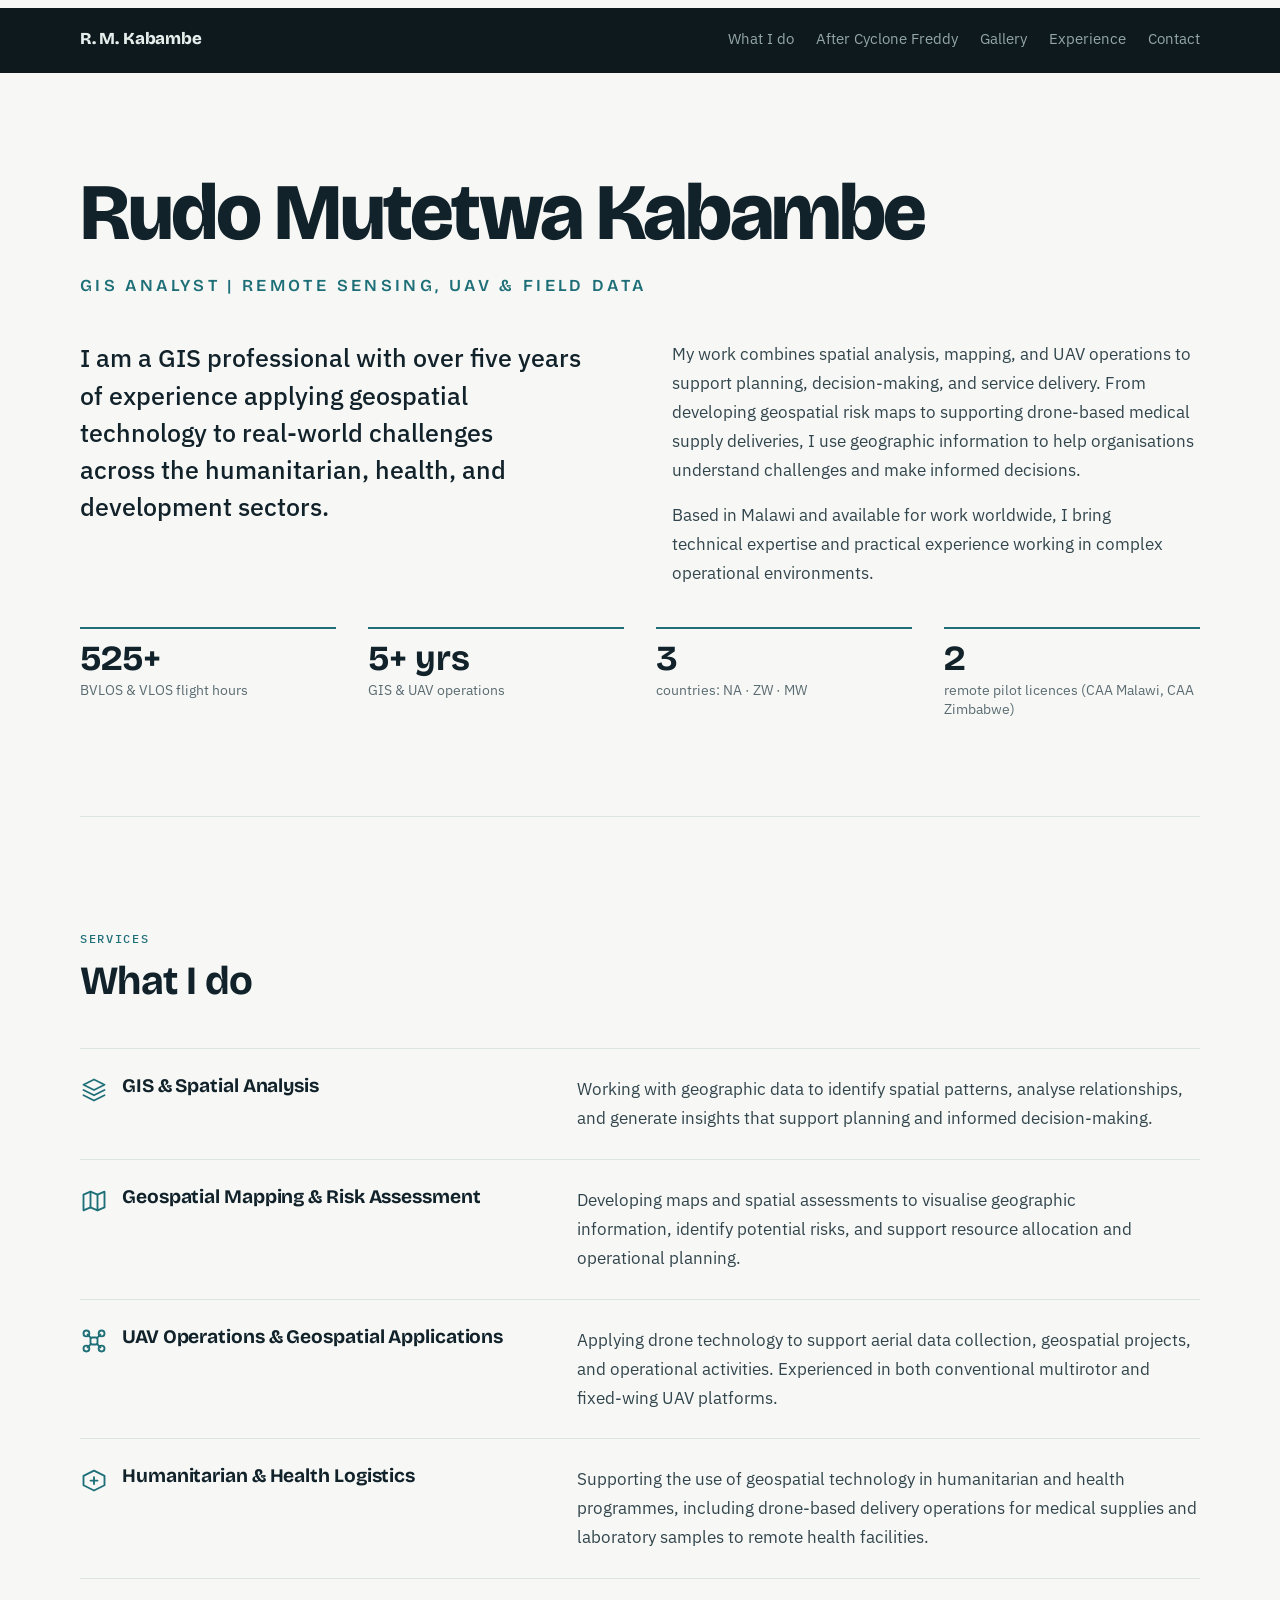
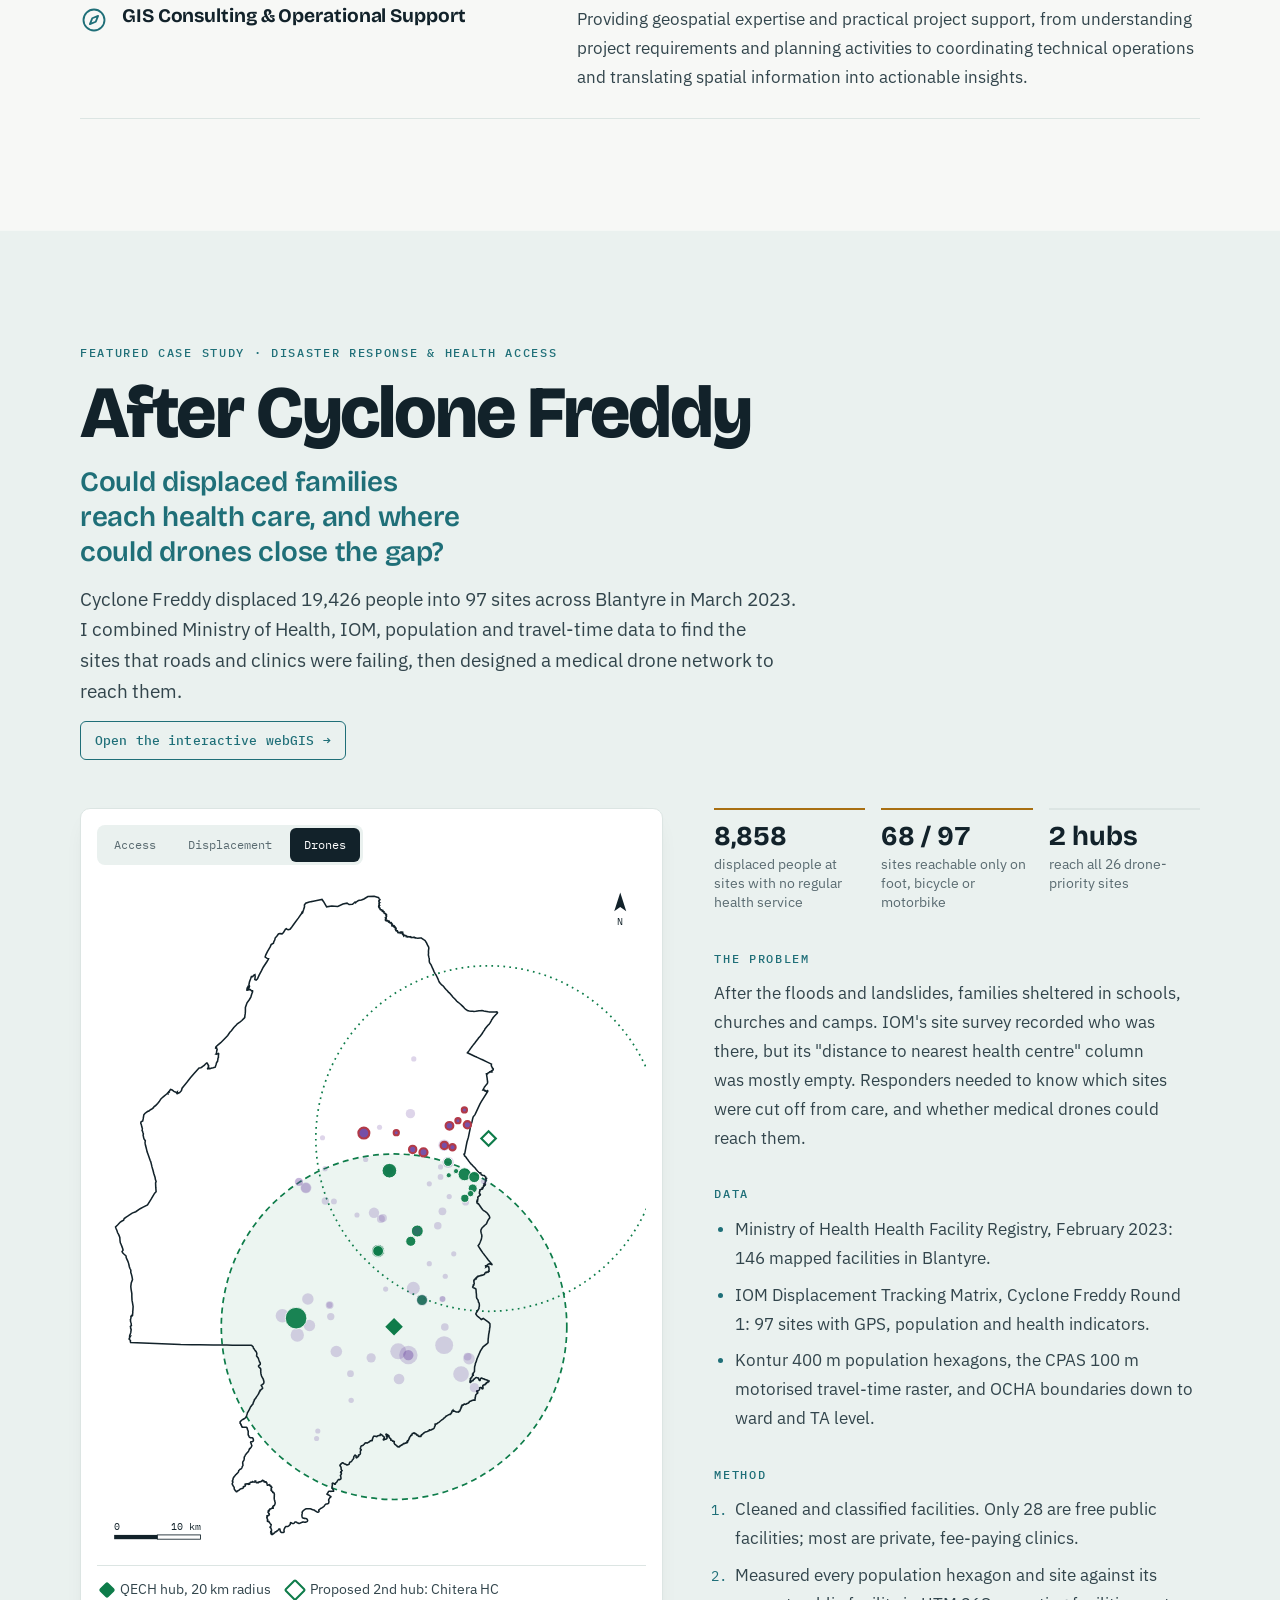
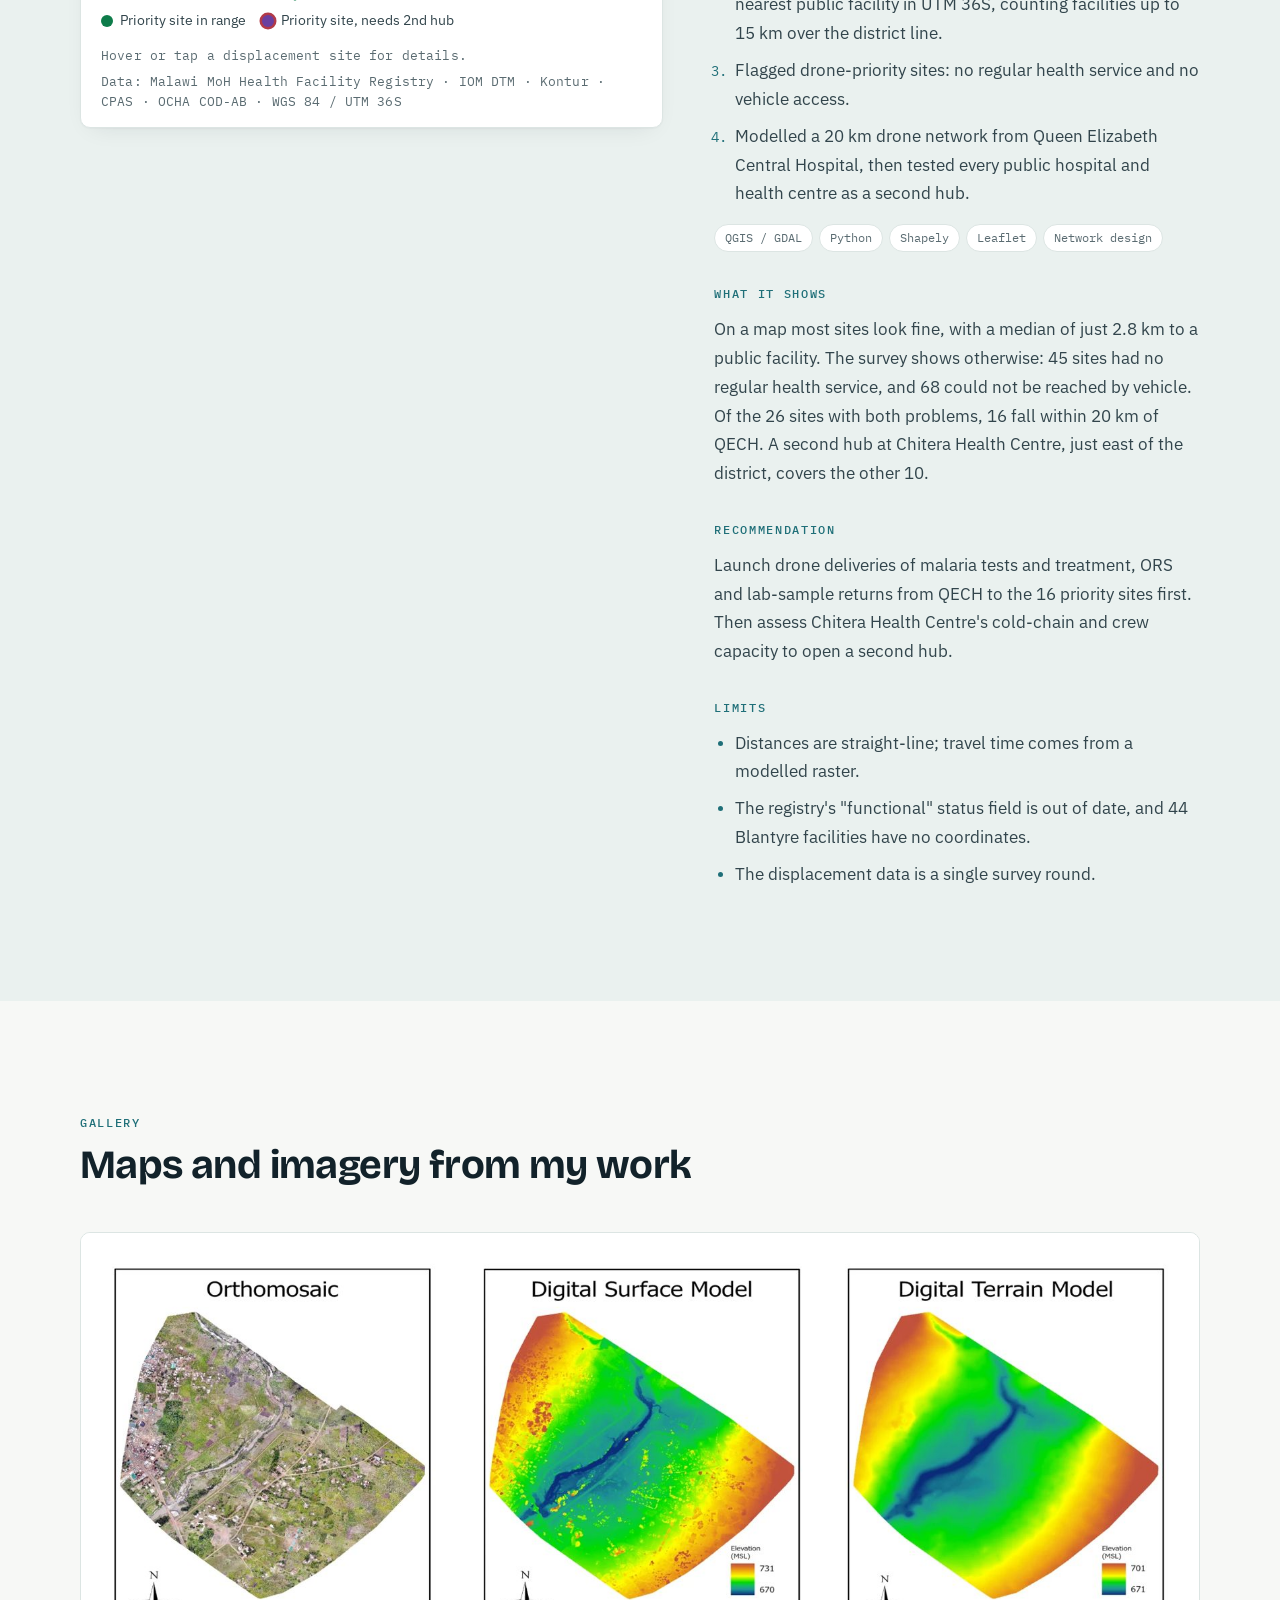
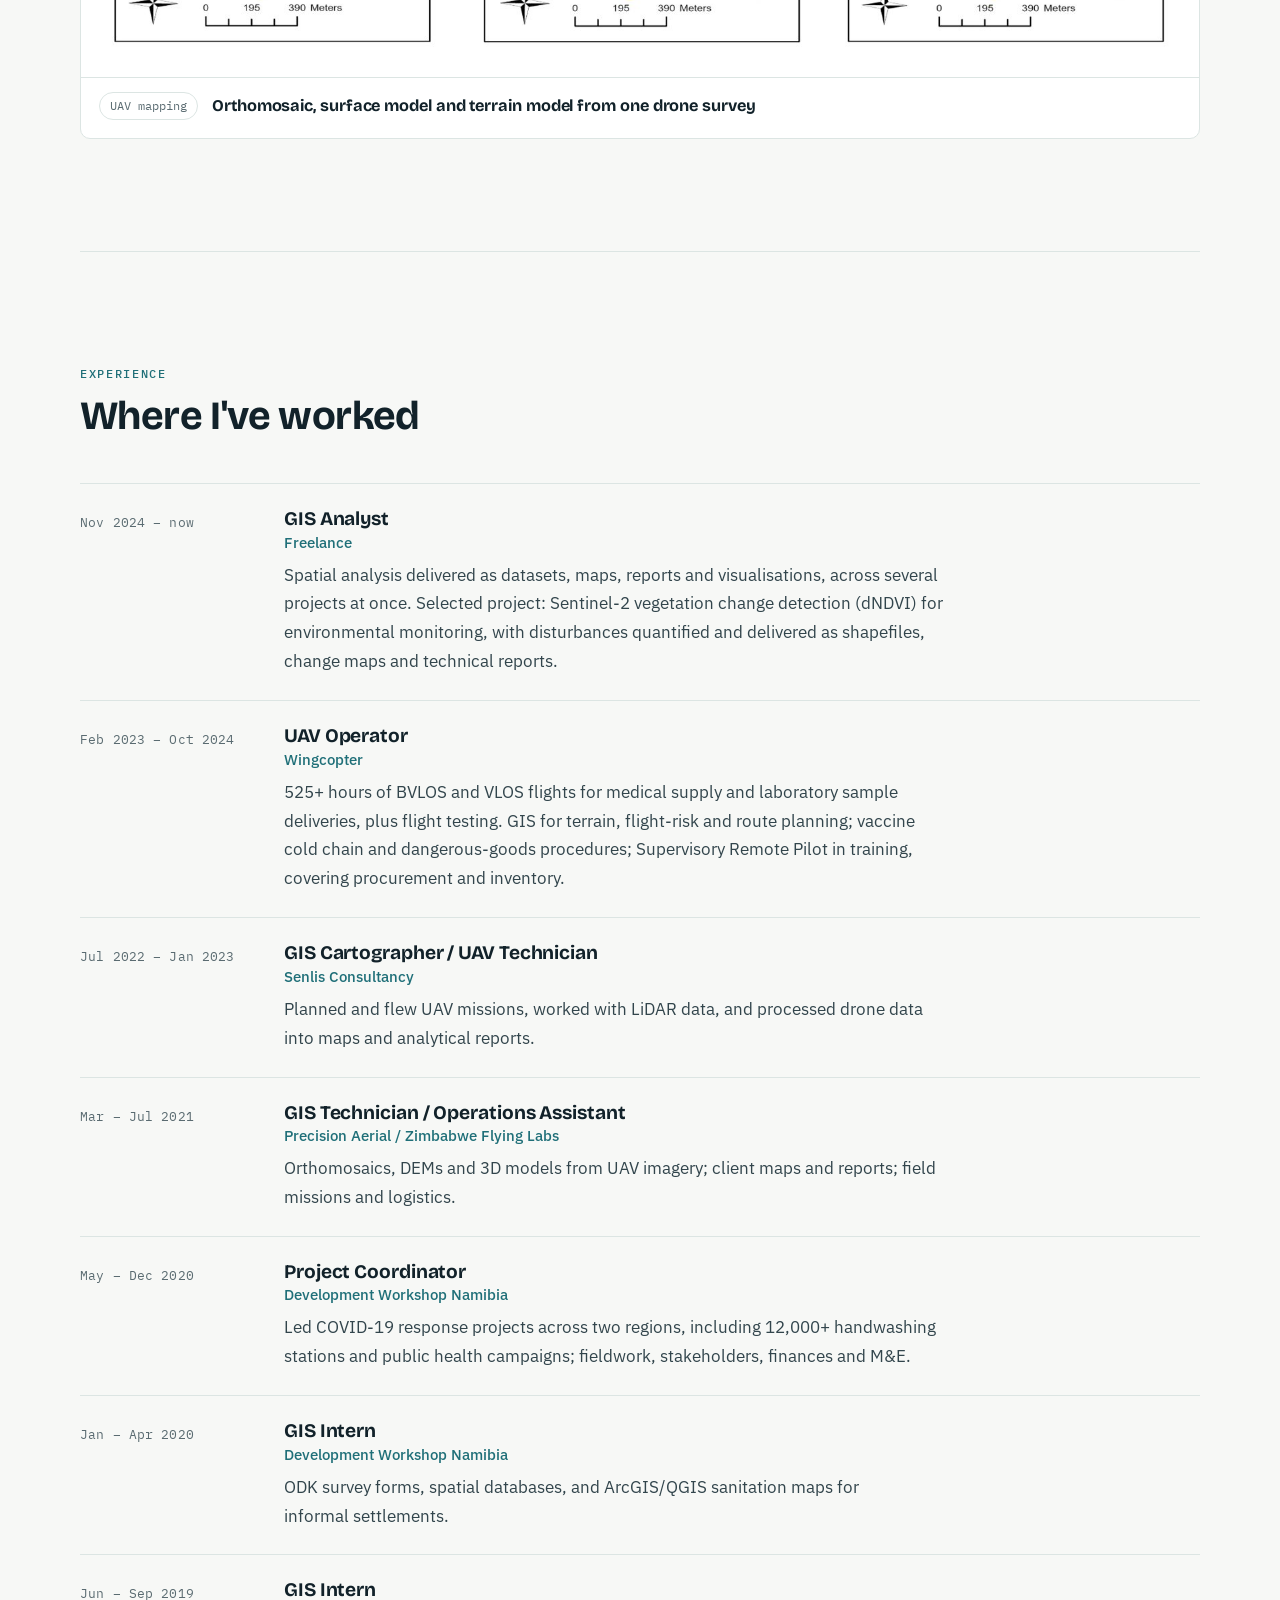
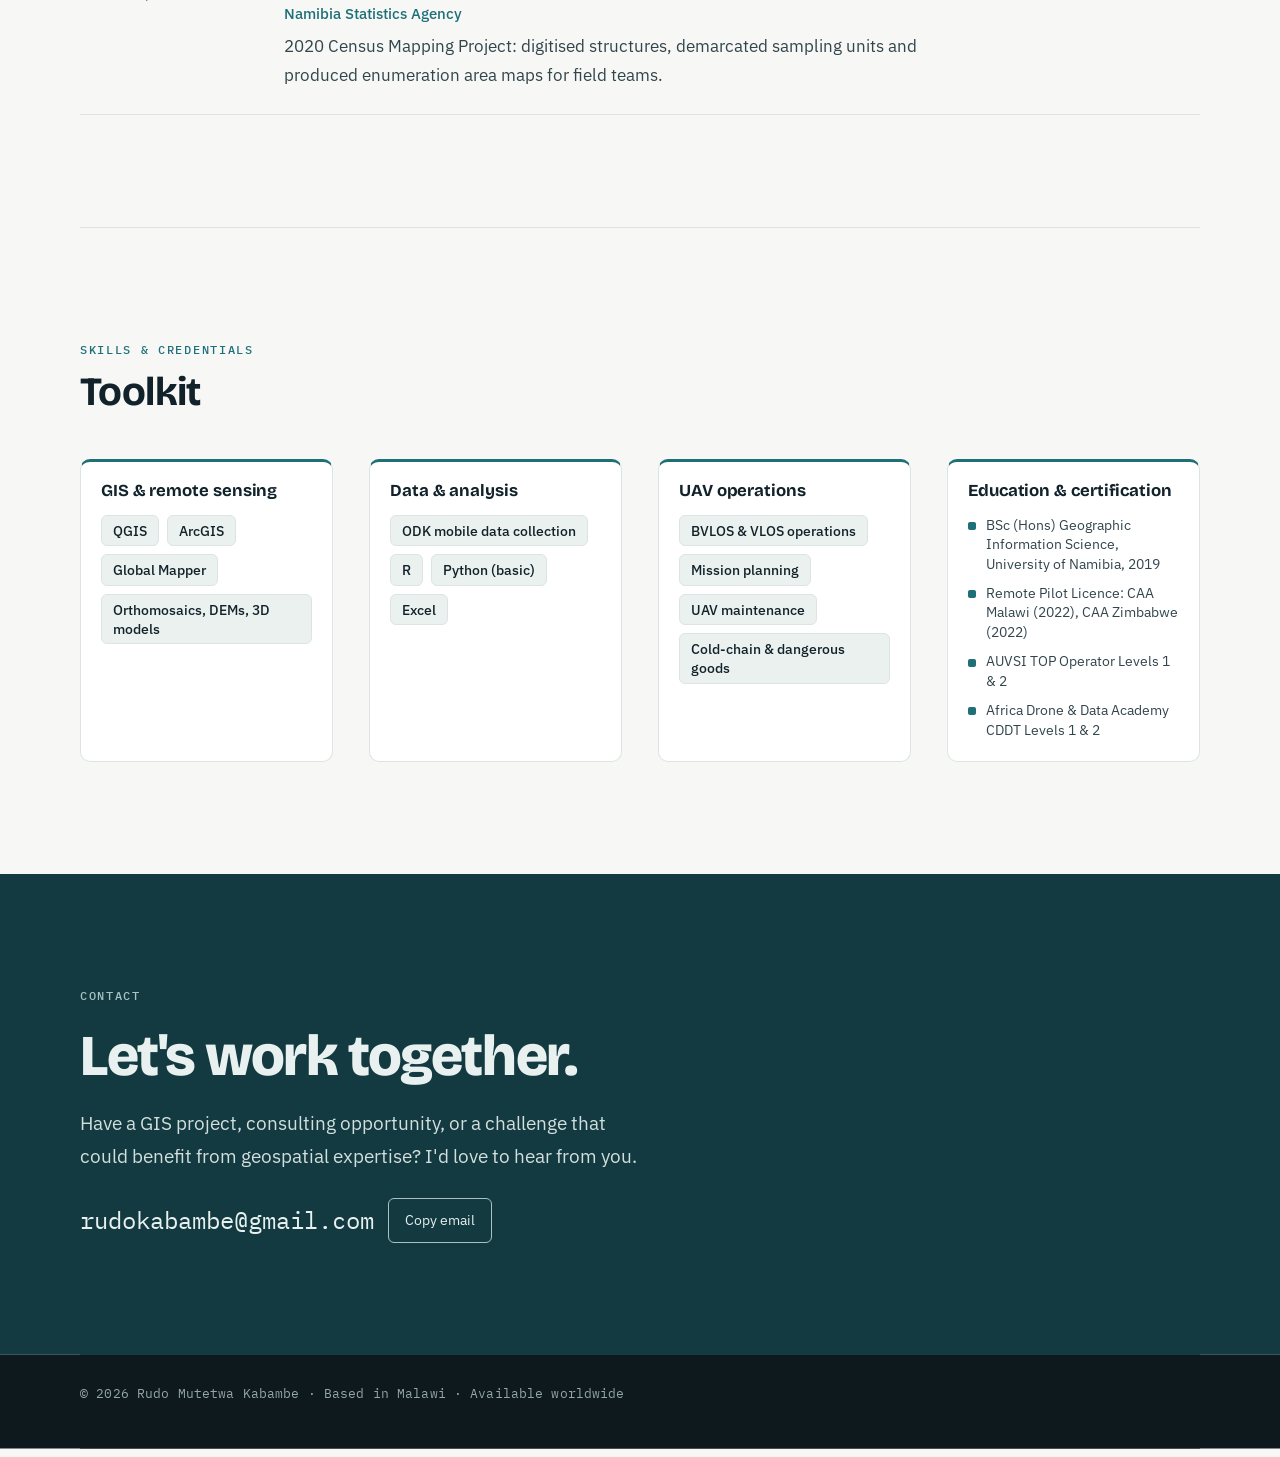
<file: index.html>
<!doctype html>
<html lang="en">
<head>
<meta charset="utf-8">
<meta name="viewport" content="width=device-width,initial-scale=1,viewport-fit=cover">
<meta name="description" content="Rudo Mutetwa Kabambe: GIS analyst, remote sensing, UAV and field data.">
<title>Rudo Mutetwa Kabambe</title>
<meta name="claude:viewport-fit-sides" content="cover">
<link rel="preconnect" href="https://fonts.googleapis.com">
<link rel="stylesheet" href="https://fonts.googleapis.com/css2?family=Bricolage+Grotesque:opsz,wght@12..96,600;12..96,700;12..96,800&family=IBM+Plex+Sans:ital,wght@0,400;0,500;0,600;1,400&family=IBM+Plex+Mono:wght@400;500&display=swap">
<style>
/* Layout: a field-survey report. Slim sticky index; services and experience as ruled ledger rows (label | detail);
   the case study sits on a tinted full-bleed band as the centrepiece; contact closes on a deep-teal band.
   Coordinates, dates and units are set in mono, like a map's marginalia. */
:root{
  --paper:#F7F8F6; --panel:#FFFFFF; --band:#EAF1EF; --ink:#12222A; --ink-2:#32454C; --muted:#5A6B71; --line:#DCE5E3;
  --teal:#1F6F78; --teal-soft:rgba(31,111,120,.12); --ochre:#A86F12; --ochre-soft:rgba(185,127,30,.22);
  --frame:#0E191D; --frame-fg:#E6EEEC; --frame-muted:#93A6AA;
  --deep:#123A40; --deep-fg:#E8F1EF; --deep-muted:#A9C3C2;
  --todo:#FFF6E0; --todo-line:#E2B653;
  --site:#6A3FA0; --drone:#0E7C4A; --drone-soft:rgba(14,124,74,.08); --hosp:#B23A48;
  --f-display:"Bricolage Grotesque","Segoe UI",system-ui,sans-serif;
  --f-body:"IBM Plex Sans","Segoe UI",system-ui,sans-serif;
  --f-mono:"IBM Plex Mono",ui-monospace,Consolas,monospace;
  --s-1:.8rem; --s0:1rem; --s1:1.2rem; --s2:1.5rem; --s3:clamp(1.8rem,3.2vw,2.5rem); --s4:clamp(2.6rem,7vw,5rem);
  --gap-section:clamp(64px,9vw,112px);
  color-scheme:light;
}

html{scroll-behavior:smooth}
@media (prefers-reduced-motion:reduce){html{scroll-behavior:auto}}
body{background:var(--paper);color:var(--ink);font:400 1.0625rem/1.7 var(--f-body);-webkit-font-smoothing:antialiased}
body::before{content:"";position:fixed;inset:0 0 auto;height:env(safe-area-inset-top,0px);z-index:30;background:var(--frame)}
.wrap{max-width:1120px;margin:0 auto;padding-left:max(20px,env(safe-area-inset-left,0px));padding-right:max(20px,env(safe-area-inset-right,0px))}
h1,h2,h3{font-family:var(--f-display);line-height:1.12;text-wrap:balance;margin:0;color:var(--ink)}
h2{font-size:var(--s3);font-weight:700;letter-spacing:-.015em}
h3{font-size:var(--s1);font-weight:700;letter-spacing:-.005em}
p{margin:0;text-wrap:pretty}
a{color:var(--teal);text-underline-offset:3px}
.mono{font-family:var(--f-mono);font-size:var(--s-1);letter-spacing:.01em}
.eyebrow{font-family:var(--f-mono);font-size:.75rem;font-weight:500;letter-spacing:.14em;text-transform:uppercase;color:var(--teal)}
:focus-visible{outline:2px solid var(--teal);outline-offset:3px;border-radius:2px}

/* Sections: one rhythm everywhere, a hairline between plain sections, none next to a band */
section{padding-block:var(--gap-section);border-top:1px solid var(--line);scroll-margin-top:72px}
.band + section,section + .band,.band{border-top:0}
.sec-head{display:grid;gap:10px;margin-bottom:clamp(28px,4vw,44px);max-width:760px}
.band{box-shadow:0 0 0 100vmax var(--band);clip-path:inset(0 -100vmax);background:var(--band)}

/* Sticky index */
.top{position:sticky;top:env(safe-area-inset-top,0px);z-index:20;display:flex;justify-content:space-between;align-items:center;gap:12px 24px;padding-block:14px;flex-wrap:wrap;background:var(--frame);color:var(--frame-fg);box-shadow:0 0 0 100vmax var(--frame);clip-path:inset(0 -100vmax -1px)}
.top nav{display:flex;gap:4px 22px;flex-wrap:wrap}
.top nav a{color:var(--frame-muted);text-decoration:none;font-size:.92rem;padding-block:4px;border-bottom:2px solid transparent}
.top nav a:hover{color:var(--frame-fg);border-bottom-color:#5DBBC3}
.top :focus-visible{outline-color:#5DBBC3}
.mark{font-family:var(--f-display);font-weight:800;font-size:1.05rem;letter-spacing:-.01em}
@media (max-width:720px){.top{position:static}section{scroll-margin-top:12px}}

/* Hero */
.hero{padding-block:clamp(48px,8vw,104px) clamp(56px,8vw,96px);display:grid;gap:clamp(28px,4vw,40px)}
.hero h1{font-size:var(--s4);font-weight:800;letter-spacing:-.03em;line-height:1.02}
.hero h1 .title{display:block;margin-top:1.1em;font-size:clamp(.8rem,1.6vw,1.05rem);font-weight:600;letter-spacing:.2em;text-transform:uppercase;line-height:1.6;color:var(--teal)}
.intro{display:grid;grid-template-columns:minmax(0,1fr) minmax(0,1fr);gap:16px clamp(32px,5vw,72px);align-items:start}
.intro .lede{grid-row:span 2}
@media (max-width:860px){.intro{grid-template-columns:1fr;max-width:64ch}.intro .lede{grid-row:auto}}
.intro .lede{font-size:clamp(1.2rem,2vw,1.55rem);line-height:1.5;color:var(--ink);font-weight:500}
.intro p:not(.lede){color:var(--ink-2)}
.facts{display:grid;grid-template-columns:repeat(4,minmax(0,1fr));gap:clamp(16px,3vw,32px)}
@media (max-width:760px){.facts{grid-template-columns:repeat(2,minmax(0,1fr))}}
.fact{display:grid;gap:4px;align-content:start;border-top:2px solid var(--teal);padding-top:12px}
.fact b{font-family:var(--f-display);font-size:clamp(1.7rem,3vw,2.2rem);font-weight:700;line-height:1;font-variant-numeric:tabular-nums}
.fact span{color:var(--muted);font-size:.88rem;line-height:1.4}

/* What I do: ledger rows, title on the left, detail on the right */
.services{display:grid}
.service{display:grid;grid-template-columns:minmax(0,5fr) minmax(0,7fr);gap:12px clamp(24px,4vw,56px);padding-block:26px;border-top:1px solid var(--line);align-items:start}
.service:last-child{border-bottom:1px solid var(--line)}
.svc-head{display:flex;gap:14px;align-items:flex-start}
.service .ico{flex:none;width:28px;height:28px;margin-top:1px;fill:none;stroke:var(--teal);stroke-width:1.6;stroke-linecap:round;stroke-linejoin:round}
.service p{color:var(--ink-2);max-width:62ch}
@media (max-width:760px){.service{grid-template-columns:1fr}.service p{padding-left:42px}}

/* Case study */
.case-head{display:grid;gap:14px;margin-bottom:clamp(32px,4vw,48px);max-width:800px}
.case-head h2{display:grid;gap:14px}
.case-title{font-size:clamp(2.6rem,6.5vw,4.6rem);font-weight:800;letter-spacing:-.03em;line-height:1}
.case-q{font-size:clamp(1.25rem,2.3vw,1.75rem);font-weight:600;line-height:1.25;color:var(--teal);max-width:30ch;letter-spacing:-.01em}
.case-head .lede{color:var(--ink-2);font-size:var(--s1);line-height:1.6;max-width:66ch}
.case{display:grid;grid-template-columns:minmax(0,1.2fr) minmax(0,1fr);gap:clamp(28px,4vw,56px);align-items:start}
@media (max-width:900px){.case{grid-template-columns:1fr}}
.mapcard{background:var(--panel);border:1px solid var(--line);border-radius:10px;padding:16px;position:sticky;top:calc(env(safe-area-inset-top,0px) + 76px);box-shadow:0 1px 2px rgba(18,34,42,.04),0 8px 24px -12px rgba(18,34,42,.12)}
@media (max-width:900px){.mapcard{position:static}}
.mapcard svg{display:block;width:100%;height:auto;max-width:100%}
.tip{min-height:1.4em;padding:8px 4px 0;color:var(--muted)}
.mapcard .credit{color:var(--muted);padding:6px 4px 0;line-height:1.5}

.stats{display:grid;grid-template-columns:repeat(3,minmax(0,1fr));gap:16px;margin-bottom:36px}
.stat{border-top:2px solid var(--line);padding-top:12px;display:grid;gap:4px;align-content:start}
.stat.warn{border-color:var(--ochre)}
.stat b{font-family:var(--f-display);font-size:1.7rem;line-height:1.05;font-variant-numeric:tabular-nums}
.stat span{font-size:.86rem;color:var(--muted);line-height:1.4}
@media (max-width:520px){.stats{grid-template-columns:1fr;gap:14px}.stat{grid-template-columns:7.5rem minmax(0,1fr);align-items:baseline;gap:12px}}
.story{display:grid;gap:32px}
.story > div{display:grid;gap:10px}
.story p,.story li{max-width:62ch;color:var(--ink-2)}
.story ol,.story ul{margin:0;padding-left:1.25em;display:grid;gap:8px}
.story li::marker{color:var(--teal);font-family:var(--f-mono);font-size:.85em}
.todo{background:var(--todo);border:1px dashed var(--todo-line);border-radius:6px;padding:14px 16px;display:grid;gap:6px}
.todo .eyebrow{color:var(--ochre)}
.tools{display:flex;flex-wrap:wrap;gap:6px;margin-top:6px}
.chip{font-family:var(--f-mono);font-size:.74rem;padding:3px 10px;border:1px solid var(--line);border-radius:99px;color:var(--muted);background:var(--panel)}
.live{color:var(--teal);border:1px solid var(--teal);border-radius:6px;padding:8px 14px;justify-self:start;text-decoration:none;font-weight:500}
a.live:hover{background:var(--teal-soft)}

/* Map controls */
.modes{display:flex;gap:4px;margin-bottom:12px;flex-wrap:wrap;padding:3px;background:var(--band);border-radius:8px;justify-self:start;width:max-content;max-width:100%}
.modes button{font-family:var(--f-mono);font-size:.78rem;padding:6px 14px;border:0;border-radius:6px;color:var(--muted);background:transparent}
.modes button:hover{background:var(--teal-soft);color:var(--ink)}
.modes button[aria-selected="true"]{background:var(--ink);color:var(--panel)}
.legend{display:flex;flex-wrap:wrap;gap:8px 16px;padding:12px 4px 4px;border-top:1px solid var(--line);margin-top:12px;font-size:.85rem;align-items:center;color:var(--ink-2)}
.legend span{display:flex;align-items:center;gap:7px}
.legend .sw{width:12px;height:12px;border-radius:2px;flex:none}
.legend .ramp-title{width:100%;color:var(--muted);font-size:.8rem}
.legend .ramp-wrap{display:grid;gap:2px;width:200px}
.legend .ramp{display:flex;height:10px;gap:0}
.legend .ramp i{flex:1;height:10px}
.legend .ramp-labels{display:flex;justify-content:space-between;font-family:var(--f-mono);font-size:.68rem;color:var(--muted)}
#map circle{cursor:pointer}

/* Gallery */
.gallery{display:grid;grid-template-columns:repeat(auto-fill,minmax(min(100%,280px),1fr));gap:20px}
.shot{margin:0;background:var(--panel);border:1px solid var(--line);border-radius:10px;overflow:hidden;display:grid;align-content:start}
.shot button{all:unset;cursor:zoom-in;display:block;aspect-ratio:1;background:#fff;max-width:100%}
.shot button:focus-visible{outline:2px solid var(--teal);outline-offset:-2px}
.shot img{width:100%;height:100%;object-fit:contain;display:block;transition:transform .3s ease}
.shot.wide{grid-column:1/-1}
.shot.wide button{aspect-ratio:auto;padding:clamp(8px,2vw,20px)}
.shot.wide img{height:auto}
.shot figcaption{padding:14px 18px 18px;display:flex;flex-wrap:wrap;align-items:center;gap:8px 14px;border-top:1px solid var(--line)}
.shot figcaption h3{font-size:1.02rem}
.shot figcaption .where{color:var(--muted);font-size:.85rem}
.shot.todo{border-style:dashed;padding:0}
.shot.todo .ph{aspect-ratio:1;display:grid;place-items:center;color:var(--todo-line);font-family:var(--f-mono);font-size:.8rem;letter-spacing:.12em;text-transform:uppercase}
#lightbox{border:0;padding:0;background:transparent;max-width:min(96vw,1400px);max-height:94vh}
#lightbox::backdrop{background:rgba(8,14,17,.9)}
#lightbox img{max-width:100%;max-height:84vh;display:block;margin:auto;border-radius:6px;background:#fff}
#lightbox p{color:#E3ECEA;text-align:center;margin:12px 0 0;font-size:.9rem}
#lightbox button{position:fixed;top:calc(14px + env(safe-area-inset-top,0px));right:calc(14px + env(safe-area-inset-right,0px));color:#E3ECEA;border-color:#E3ECEA;background:rgba(8,14,17,.6)}

/* Experience: ledger rows, dates in the margin */
.tl{display:grid}
.role{display:grid;grid-template-columns:180px minmax(0,1fr);gap:24px;padding-block:24px;border-top:1px solid var(--line)}
.role:last-child{border-bottom:1px solid var(--line)}
.role .when{color:var(--muted);padding-top:4px;font-variant-numeric:tabular-nums}
.role .org{display:block;margin-top:4px;font-family:var(--f-body);font-size:.95rem;font-weight:500;color:var(--teal);letter-spacing:0}
.role p{color:var(--ink-2);margin-top:10px;max-width:66ch}
@media (max-width:640px){.role{grid-template-columns:1fr;gap:6px}}

/* Toolkit */
.skills{display:grid;grid-template-columns:repeat(4,minmax(0,1fr));gap:clamp(20px,3vw,36px)}
@media (max-width:900px){.skills{grid-template-columns:repeat(2,minmax(0,1fr))}}
@media (max-width:520px){.skills{grid-template-columns:1fr}}
.skills > div{background:var(--panel);border:1px solid var(--line);border-top:3px solid var(--teal);border-radius:10px;padding:20px 20px 22px;display:grid;gap:14px;align-content:start}
.skills h3{font-family:var(--f-display);font-size:1.05rem;font-weight:700;color:var(--ink)}
.skills ul{list-style:none;margin:0;padding:0;display:flex;flex-wrap:wrap;gap:8px}
.skills li{background:var(--band);color:var(--ink);border:1px solid var(--line);border-radius:6px;padding:5px 11px;font-size:.9rem;font-weight:500;line-height:1.35}
.skills .creds ul{display:grid;gap:10px}
.skills .creds li{background:none;border:0;border-radius:0;padding:0 0 0 18px;position:relative;font-weight:400;color:var(--ink-2)}
.skills .creds li::before{content:"";position:absolute;left:0;top:.5em;width:8px;height:8px;border-radius:2px;background:var(--teal)}

/* Contact: closing band */
button{font:inherit;font-size:.9rem;padding:9px 16px;border-radius:6px;border:1px solid var(--teal);background:transparent;color:var(--teal);cursor:pointer}
button:hover{background:var(--teal-soft)}
.contact{display:grid;gap:18px;box-shadow:0 0 0 100vmax var(--deep);clip-path:inset(0 -100vmax);background:var(--deep);color:var(--deep-fg)}
.contact .eyebrow{color:var(--deep-muted)}
.contact h2{color:var(--deep-fg);font-size:clamp(2.2rem,5vw,3.6rem);font-weight:800;letter-spacing:-.025em}
.contact p{color:var(--deep-fg);font-size:var(--s1);max-width:52ch;opacity:.9}
.contact .addr{display:flex;flex-wrap:wrap;align-items:center;gap:14px;margin-top:8px}
.contact .addr code{font-family:var(--f-mono);font-size:clamp(1.05rem,2.6vw,1.5rem);user-select:all;word-break:break-all;color:var(--deep-fg)}
.contact button{color:var(--deep-fg);border-color:var(--deep-muted)}
.contact button:hover{background:rgba(255,255,255,.1)}
footer{padding-block:28px 44px;color:var(--frame-muted);background:var(--frame);box-shadow:0 0 0 100vmax var(--frame);clip-path:inset(0 -100vmax)}
</style>
</head>
<body>


<div class="wrap">
  <header class="top">
    <span class="mark">R. M. Kabambe</span>
    <nav aria-label="Sections">
      <a href="#services">What I do</a><a href="#work">After Cyclone Freddy</a><a href="#gallery">Gallery</a><a href="#experience">Experience</a><a href="#contact">Contact</a>
    </nav>
  </header>

  <div class="hero">
    <h1>Rudo Mutetwa Kabambe<span class="title">GIS Analyst | Remote Sensing, UAV &amp; Field Data</span></h1>
    <div class="intro">
      <p class="lede">I am a GIS professional with over five years of experience applying geospatial technology to real-world challenges across the humanitarian, health, and development sectors.</p>
      <p>My work combines spatial analysis, mapping, and UAV operations to support planning, decision-making, and service delivery. From developing geospatial risk maps to supporting drone-based medical supply deliveries, I use geographic information to help organisations understand challenges and make informed decisions.</p>
      <p>Based in Malawi and available for work worldwide, I bring technical expertise and practical experience working in complex operational environments.</p>
    </div>
    <div class="facts">
      <div class="fact"><b>525+</b><span>BVLOS &amp; VLOS flight hours</span></div>
      <div class="fact"><b>5+ yrs</b><span>GIS &amp; UAV operations</span></div>
      <div class="fact"><b>3</b><span>countries: NA · ZW · MW</span></div>
      <div class="fact"><b>2</b><span>remote pilot licences (CAA Malawi, CAA Zimbabwe)</span></div>
    </div>
  </div>

  <section id="services">
    <div class="sec-head"><span class="eyebrow">Services</span><h2>What I do</h2></div>
    <div class="services">
      <article class="service">
        <div class="svc-head"><svg class="ico" viewBox="0 0 24 24" aria-hidden="true"><path d="M12 3 3 7.5 12 12l9-4.5L12 3Z"/><path d="m3 12 9 4.5 9-4.5"/><path d="m3 16.5 9 4.5 9-4.5"/></svg>
        <h3>GIS &amp; Spatial Analysis</h3></div>
        <p>Working with geographic data to identify spatial patterns, analyse relationships, and generate insights that support planning and informed decision-making.</p>
      </article>
      <article class="service">
        <div class="svc-head"><svg class="ico" viewBox="0 0 24 24" aria-hidden="true"><path d="M9 4 3 6.5v13.5L9 17.5l6 2.5 6-2.5V4l-6 2.5L9 4Z"/><path d="M9 4v13.5M15 6.5V20"/></svg>
        <h3>Geospatial Mapping &amp; Risk Assessment</h3></div>
        <p>Developing maps and spatial assessments to visualise geographic information, identify potential risks, and support resource allocation and operational planning.</p>
      </article>
      <article class="service">
        <div class="svc-head"><svg class="ico" viewBox="0 0 24 24" aria-hidden="true"><rect x="9" y="9" width="6" height="6" rx="1.5"/><path d="M9.5 9.5 6.5 6.5M14.5 9.5l3-3M9.5 14.5l-3 3M14.5 14.5l3 3"/><circle cx="5.5" cy="5.5" r="2.5"/><circle cx="18.5" cy="5.5" r="2.5"/><circle cx="5.5" cy="18.5" r="2.5"/><circle cx="18.5" cy="18.5" r="2.5"/></svg>
        <h3>UAV Operations &amp; Geospatial Applications</h3></div>
        <p>Applying drone technology to support aerial data collection, geospatial projects, and operational activities. Experienced in both conventional multirotor and fixed-wing UAV platforms.</p>
      </article>
      <article class="service">
        <div class="svc-head"><svg class="ico" viewBox="0 0 24 24" aria-hidden="true"><path d="M3 8.5 12 4l9 4.5v8L12 21l-9-4.5v-8Z"/><path d="M12 9.5v6M9 12.5h6"/></svg>
        <h3>Humanitarian &amp; Health Logistics</h3></div>
        <p>Supporting the use of geospatial technology in humanitarian and health programmes, including drone-based delivery operations for medical supplies and laboratory samples to remote health facilities.</p>
      </article>
      <article class="service">
        <div class="svc-head"><svg class="ico" viewBox="0 0 24 24" aria-hidden="true"><circle cx="12" cy="12" r="9"/><path d="m15.5 8.5-2 5-5 2 2-5 5-2Z"/></svg>
        <h3>GIS Consulting &amp; Operational Support</h3></div>
        <p>Providing geospatial expertise and practical project support, from understanding project requirements and planning activities to coordinating technical operations and translating spatial information into actionable insights.</p>
      </article>
    </div>
  </section>

  <section id="work" class="band">
    <div class="case-head">
      <span class="eyebrow">Featured case study · Disaster response &amp; health access</span>
      <h2><span class="case-title">After Cyclone Freddy</span><span class="case-q">Could displaced families reach health care, and where could drones close the gap?</span></h2>
      <p class="lede">Cyclone Freddy displaced 19,426 people into 97 sites across Blantyre in March 2023. I combined Ministry of Health, IOM, population and travel-time data to find the sites that roads and clinics were failing, then designed a medical drone network to reach them.</p>
      <a class="live mono" href="after-cyclone-freddy/">Open the interactive webGIS →</a>
    </div>

    <div class="case">
      <figure class="mapcard" style="margin:0">
        <div class="modes" role="tablist" aria-label="Map view">
          <button type="button" role="tab" id="mode-access" aria-selected="true">Access</button>
          <button type="button" role="tab" id="mode-sites" aria-selected="false">Displacement</button>
          <button type="button" role="tab" id="mode-drones" aria-selected="false">Drones</button>
        </div>
        <svg id="map" role="img" aria-label="Map of Blantyre District showing distance to public health facilities, Cyclone Freddy displacement sites and drone hub coverage"></svg>
        <div class="legend" id="legend"></div>
        <div class="tip mono" id="tip" aria-live="polite">Hover or tap a displacement site for details.</div>
        <figcaption class="credit mono">Data: Malawi MoH Health Facility Registry · IOM DTM · Kontur · CPAS · OCHA COD-AB · WGS 84 / UTM 36S</figcaption>
      </figure>

      <div>
        <div class="stats">
          <div class="stat warn"><b>8,858</b><span>displaced people at sites with no regular health service</span></div>
          <div class="stat warn"><b>68 / 97</b><span>sites reachable only on foot, bicycle or motorbike</span></div>
          <div class="stat"><b>2 hubs</b><span>reach all 26 drone-priority sites</span></div>
        </div>

        <div class="story">
          <div>
            <span class="eyebrow">The problem</span>
            <p>After the floods and landslides, families sheltered in schools, churches and camps. IOM's site survey recorded who was there, but its "distance to nearest health centre" column was mostly empty. Responders needed to know which sites were cut off from care, and whether medical drones could reach them.</p>
          </div>

          <div>
            <span class="eyebrow">Data</span>
            <ul>
              <li>Ministry of Health Health Facility Registry, February 2023: 146 mapped facilities in Blantyre.</li>
              <li>IOM Displacement Tracking Matrix, Cyclone Freddy Round 1: 97 sites with GPS, population and health indicators.</li>
              <li>Kontur 400 m population hexagons, the CPAS 100 m motorised travel-time raster, and OCHA boundaries down to ward and TA level.</li>
            </ul>
          </div>

          <div>
            <span class="eyebrow">Method</span>
            <ol>
              <li>Cleaned and classified facilities. Only 28 are free public facilities; most are private, fee-paying clinics.</li>
              <li>Measured every population hexagon and site against its nearest public facility in UTM 36S, counting facilities up to 15 km over the district line.</li>
              <li>Flagged drone-priority sites: no regular health service and no vehicle access.</li>
              <li>Modelled a 20 km drone network from Queen Elizabeth Central Hospital, then tested every public hospital and health centre as a second hub.</li>
            </ol>
            <div class="tools"><span class="chip">QGIS / GDAL</span><span class="chip">Python</span><span class="chip">Shapely</span><span class="chip">Leaflet</span><span class="chip">Network design</span></div>
          </div>

          <div>
            <span class="eyebrow">What it shows</span>
            <p>On a map most sites look fine, with a median of just 2.8 km to a public facility. The survey shows otherwise: 45 sites had no regular health service, and 68 could not be reached by vehicle. Of the 26 sites with both problems, 16 fall within 20 km of QECH. A second hub at Chitera Health Centre, just east of the district, covers the other 10.</p>
          </div>

          <div>
            <span class="eyebrow">Recommendation</span>
            <p>Launch drone deliveries of malaria tests and treatment, ORS and lab-sample returns from QECH to the 16 priority sites first. Then assess Chitera Health Centre's cold-chain and crew capacity to open a second hub.</p>
          </div>

          <div>
            <span class="eyebrow">Limits</span>
            <ul>
              <li>Distances are straight-line; travel time comes from a modelled raster.</li>
              <li>The registry's "functional" status field is out of date, and 44 Blantyre facilities have no coordinates.</li>
              <li>The displacement data is a single survey round.</li>
            </ul>
          </div>
        </div>
      </div>
    </div>
  </section>

  <section id="gallery">
    <div class="sec-head"><span class="eyebrow">Gallery</span><h2>Maps and imagery from my work</h2></div>
    <div class="gallery">
      <figure class="shot wide"><button type="button" data-cap="Orthomosaic, surface model and terrain model from one drone survey · UAV mapping" aria-label="Enlarge: Orthomosaic, surface model and terrain model from one drone survey"><img src="gallery/web/uav_products.jpg" alt="Three maps of the same river valley from one drone survey: an orthomosaic, a digital surface model (670 to 731 m) and a digital terrain model (671 to 701 m), each with north arrow and 390 m scale bar" loading="lazy"></button><figcaption><span class="chip">UAV mapping</span><h3>Orthomosaic, surface model and terrain model from one drone survey</h3></figcaption></figure>
    </div>
    <dialog id="lightbox"><button type="button" id="lb-close">Close</button><img id="lb-img" alt=""><p id="lb-cap"></p></dialog>
  </section>

  <section id="experience">
    <div class="sec-head"><span class="eyebrow">Experience</span><h2>Where I've worked</h2></div>
    <div class="tl">
      <div class="role"><span class="mono when">Nov 2024 – now</span><div><h3>GIS Analyst<span class="org">Freelance</span></h3><p>Spatial analysis delivered as datasets, maps, reports and visualisations, across several projects at once. Selected project: Sentinel-2 vegetation change detection (dNDVI) for environmental monitoring, with disturbances quantified and delivered as shapefiles, change maps and technical reports.</p></div></div>
      <div class="role"><span class="mono when">Feb 2023 – Oct 2024</span><div><h3>UAV Operator<span class="org">Wingcopter</span></h3><p>525+ hours of BVLOS and VLOS flights for medical supply and laboratory sample deliveries, plus flight testing. GIS for terrain, flight-risk and route planning; vaccine cold chain and dangerous-goods procedures; Supervisory Remote Pilot in training, covering procurement and inventory.</p></div></div>
      <div class="role"><span class="mono when">Jul 2022 – Jan 2023</span><div><h3>GIS Cartographer / UAV Technician<span class="org">Senlis Consultancy</span></h3><p>Planned and flew UAV missions, worked with LiDAR data, and processed drone data into maps and analytical reports.</p></div></div>
      <div class="role"><span class="mono when">Mar – Jul 2021</span><div><h3>GIS Technician / Operations Assistant<span class="org">Precision Aerial / Zimbabwe Flying Labs</span></h3><p>Orthomosaics, DEMs and 3D models from UAV imagery; client maps and reports; field missions and logistics.</p></div></div>
      <div class="role"><span class="mono when">May – Dec 2020</span><div><h3>Project Coordinator<span class="org">Development Workshop Namibia</span></h3><p>Led COVID-19 response projects across two regions, including 12,000+ handwashing stations and public health campaigns; fieldwork, stakeholders, finances and M&amp;E.</p></div></div>
      <div class="role"><span class="mono when">Jan – Apr 2020</span><div><h3>GIS Intern<span class="org">Development Workshop Namibia</span></h3><p>ODK survey forms, spatial databases, and ArcGIS/QGIS sanitation maps for informal settlements.</p></div></div>
      <div class="role"><span class="mono when">Jun – Sep 2019</span><div><h3>GIS Intern<span class="org">Namibia Statistics Agency</span></h3><p>2020 Census Mapping Project: digitised structures, demarcated sampling units and produced enumeration area maps for field teams.</p></div></div>
    </div>
  </section>

  <section>
    <div class="sec-head"><span class="eyebrow">Skills &amp; credentials</span><h2>Toolkit</h2></div>
    <div class="skills">
      <div><h3>GIS &amp; remote sensing</h3><ul><li>QGIS</li><li>ArcGIS</li><li>Global Mapper</li><li>Orthomosaics, DEMs, 3D models</li></ul></div>
      <div><h3>Data &amp; analysis</h3><ul><li>ODK mobile data collection</li><li>R</li><li>Python (basic)</li><li>Excel</li></ul></div>
      <div><h3>UAV operations</h3><ul><li>BVLOS &amp; VLOS operations</li><li>Mission planning</li><li>UAV maintenance</li><li>Cold-chain &amp; dangerous goods</li></ul></div>
      <div class="creds"><h3>Education &amp; certification</h3><ul><li>BSc (Hons) Geographic Information Science, University of Namibia, 2019</li><li>Remote Pilot Licence: CAA Malawi (2022), CAA Zimbabwe (2022)</li><li>AUVSI TOP Operator Levels 1 &amp; 2</li><li>Africa Drone &amp; Data Academy CDDT Levels 1 &amp; 2</li></ul></div>
    </div>
  </section>

  <section id="contact" class="contact band">
    <span class="eyebrow">Contact</span>
    <h2>Let's work together.</h2>
    <p>Have a GIS project, consulting opportunity, or a challenge that could benefit from geospatial expertise? I'd love to hear from you.</p>
    <div class="addr"><code id="email">rudokabambe@gmail.com</code><button type="button" id="copy">Copy email</button></div>
  </section>

  <footer class="mono">© 2026 Rudo Mutetwa Kabambe · Based in Malawi · Available worldwide</footer>
</div>

<script>
const M = {"w":640,"h":789,"district":"M456.8 588.0L456.8 587.9L456.9 587.8L457.0 587.7L457.1 587.6L457.1 587.5L457.0 587.5L456.8 587.5L456.6 587.5L456.5 587.4L456.1 587.2L455.7 586.9L455.3 586.7L455.1 586.7L454.9 586.6L454.6 586.5L454.3 586.4L454.1 586.3L453.7 586.2L453.4 586.0L453.1 586.0L452.9 585.9L452.7 585.9L452.6 585.9L452.4 585.8L452.2 585.8L452.0 585.7L451.9 585.7L451.7 585.6L451.5 585.5L451.3 585.3L451.1 585.2L450.7 585.1L450.7 585.0L450.5 585.0L450.4 585.0L450.3 585.0L450.2 584.9L449.4 584.7L449.3 584.6L449.0 584.4L448.7 584.2L448.3 584.2L447.9 584.2L447.5 584.4L447.2 584.8L447.1 585.1L446.9 585.4L446.9 585.6L446.8 585.9L446.8 586.1L446.8 586.3L446.7 586.5L446.7 586.6L446.7 586.7L446.5 586.9L446.4 587.0L446.3 587.0L446.2 586.9L446.1 586.9L446.0 586.9L445.9 586.8L445.9 586.7L445.9 586.6L445.8 586.6L445.8 586.4L445.8 586.3L445.7 586.3L445.5 586.3L445.4 586.1L445.2 585.8L445.1 585.6L445.0 585.4L444.9 585.3L444.9 584.9L444.8 584.7L444.7 584.6L444.7 584.5L444.7 584.4L444.8 584.2L444.7 584.1L444.6 584.1L444.3 584.0L443.9 584.0L443.3 583.8L442.8 583.7L442.5 583.6L442.0 583.6L441.5 583.7L441.2 584.0L440.9 584.3L440.5 584.6L440.2 585.0L439.9 585.3L439.6 585.5L439.4 585.6L439.2 585.6L439.1 585.5L439.0 585.5L438.8 585.7L438.8 585.9L438.7 586.3L438.7 586.5L438.6 586.6L438.5 586.8L438.4 587.1L438.2 587.2L438.1 587.3L437.9 587.3L437.8 587.3L437.6 587.3L437.4 587.3L437.2 587.3L437.0 587.5L436.8 587.8L436.6 588.0L436.4 588.2L436.0 588.5L435.7 588.9L435.5 589.1L435.3 589.3L435.2 589.3L435.1 589.2L434.9 589.0L434.8 588.9L434.8 588.5L434.8 588.3L434.9 588.0L434.9 587.7L434.9 587.5L434.9 587.5L435.0 587.4L435.1 587.2L435.1 587.0L435.2 586.8L435.3 586.6L435.3 586.6L435.3 586.4L435.3 586.3L435.3 586.2L435.3 585.9L435.4 585.8L435.4 585.7L435.4 585.6L435.3 585.5L435.2 585.3L435.2 585.2L435.3 585.1L435.3 585.0L435.4 585.0L435.4 584.9L435.4 584.9L435.5 584.9L435.6 584.7L435.7 584.6L435.8 584.6L435.8 584.4L435.8 584.2L435.9 584.1L435.9 584.0L436.1 583.9L436.2 583.8L436.5 583.7L436.6 583.5L436.7 583.5L436.7 583.4L436.8 583.2L436.8 583.2L436.9 583.0L437.0 582.9L437.1 582.7L437.2 582.5L437.4 582.2L437.5 581.9L437.6 581.7L437.7 581.5L437.8 581.3L437.8 581.2L437.9 581.1L438.0 581.1L438.0 581.0L438.1 581.0L438.1 581.0L438.2 580.9L438.2 580.8L438.3 580.8L438.3 580.8L438.4 580.8L438.5 580.7L438.7 580.7L438.7 580.5L438.6 580.4L438.5 580.4L438.3 580.3L438.1 580.2L438.0 580.2L437.9 580.1L437.8 580.0L437.8 579.9L437.8 579.8L437.8 579.7L437.9 579.7L437.9 579.6L438.0 579.5L438.1 579.4L438.1 579.3L438.2 579.2L438.2 579.2L438.3 579.1L438.4 579.0L438.5 578.8L438.6 578.8L438.7 578.7L438.7 578.5L438.7 578.4L438.8 578.4L438.9 578.2L438.9 578.0L438.9 578.0L438.9 577.9L439.1 577.7L440.0 576.7L440.2 571.1L440.5 570.0L441.0 568.4L441.1 567.2L441.7 565.8L442.3 564.4L442.6 563.2L442.8 562.3L443.2 561.4L446.9 552.8L450.1 547.8L454.8 544.0L455.9 542.9L455.9 540.8L456.0 539.8L456.0 538.7L456.3 536.7L456.4 535.6L456.6 533.6L457.0 531.5L457.3 530.2L457.3 530.1L457.6 527.7L457.8 525.6L458.1 524.7L458.1 520.9L456.7 519.3L450.3 514.7L448.0 515.9L446.5 514.4L444.9 513.1L443.3 511.8L442.6 511.0L441.6 509.4L442.0 508.4L443.1 506.6L444.2 504.8L445.3 503.2L445.3 502.0L445.8 500.1L445.7 499.0L445.7 498.0L445.5 496.9L445.3 496.4L444.7 495.6L444.6 495.0L444.4 494.1L444.2 493.2L442.8 491.2L442.4 489.7L442.4 488.1L442.3 486.1L442.0 484.0L442.0 483.0L441.8 480.7L441.7 480.3L440.4 479.5L438.5 478.7L438.0 478.0L438.0 478.0L438.1 477.9L438.1 477.8L438.1 477.8L438.1 477.7L438.1 477.7L438.2 477.6L438.2 477.6L438.2 477.5L438.3 477.4L438.3 477.3L438.3 477.2L438.4 477.1L438.5 477.1L438.6 477.0L438.6 476.9L438.7 476.8L438.7 476.7L438.7 476.6L438.7 476.5L438.8 476.4L438.8 476.3L438.8 476.3L438.9 476.2L439.0 475.9L439.1 475.8L439.2 475.8L439.3 475.6L439.3 475.5L439.3 475.4L439.3 475.3L439.3 475.2L439.4 475.1L439.4 475.0L439.3 475.0L439.4 474.9L439.5 474.8L439.5 474.8L439.5 474.7L439.6 474.6L439.7 474.4L439.7 474.4L439.7 474.1L439.7 474.0L439.7 473.8L439.8 473.6L439.8 473.5L439.8 473.4L439.7 473.3L439.6 473.1L439.5 473.0L439.5 473.0L439.5 472.9L439.5 472.8L439.5 472.6L439.5 472.5L439.5 472.4L439.5 472.2L439.5 472.1L439.5 472.0L439.5 471.9L439.5 471.8L439.5 471.7L439.4 471.5L439.3 471.4L439.3 471.2L439.3 471.0L439.3 470.9L439.3 470.8L439.3 470.7L439.3 470.6L439.4 470.5L439.4 470.5L439.4 470.4L439.5 470.4L439.5 470.3L439.6 470.2L439.7 470.1L439.7 470.1L439.7 470.0L439.7 470.0L439.8 469.9L439.9 469.9L440.0 469.7L440.0 469.6L440.1 469.6L440.2 469.6L440.2 469.5L440.3 469.3L440.4 469.3L440.5 469.1L440.6 469.0L440.7 468.9L440.6 468.7L440.8 468.6L441.0 468.6L441.2 468.6L441.3 468.5L441.4 468.4L441.6 468.5L441.7 468.5L441.8 468.5L441.9 468.5L441.9 468.4L441.9 468.4L441.9 468.2L442.0 468.2L442.1 468.1L442.1 468.0L442.1 467.9L442.1 467.8L442.2 467.7L442.2 467.6L442.1 467.6L442.0 467.5L442.0 467.3L442.0 467.2L442.1 467.2L442.2 467.2L442.4 467.1L442.5 467.0L442.5 466.9L442.6 466.8L442.6 466.9L442.6 467.1L442.7 467.1L442.8 466.9L442.8 466.8L442.8 466.7L443.0 466.7L443.1 466.6L443.1 466.5L443.2 466.4L443.3 466.3L443.4 466.2L443.4 466.2L443.5 466.1L443.7 466.0L443.9 466.0L444.0 465.9L443.9 465.7L444.0 465.6L444.1 465.7L444.2 465.7L444.2 465.6L444.3 465.5L444.4 465.4L444.5 465.4L444.6 465.4L444.8 465.4L444.9 465.4L445.0 465.5L445.1 465.5L445.2 465.5L445.3 465.4L445.4 465.3L445.4 465.2L445.5 465.2L445.6 465.2L445.8 465.1L446.3 465.0L446.6 464.9L447.0 464.8L447.3 464.8L447.5 464.5L447.8 464.6L448.0 464.5L448.1 464.4L448.2 464.3L448.4 464.4L448.6 464.5L448.7 464.4L448.8 464.4L448.8 464.3L449.0 464.2L449.1 464.2L449.2 464.3L449.2 464.3L449.4 464.3L449.5 464.2L449.6 464.1L449.7 464.0L449.8 463.9L449.9 463.9L449.9 463.9L450.0 463.9L450.1 463.9L450.2 463.8L450.4 463.8L450.5 463.7L450.6 463.7L450.7 463.6L450.8 463.6L451.0 463.6L451.1 463.6L451.2 463.5L451.4 463.4L451.7 463.3L451.8 463.2L451.8 463.1L451.8 463.0L451.8 462.8L451.9 462.7L451.9 462.7L451.9 462.6L451.9 462.5L451.9 462.4L451.9 462.4L452.0 462.3L452.1 462.2L452.1 462.1L452.1 462.1L452.1 462.0L452.1 461.9L452.3 461.8L452.4 461.7L452.5 461.6L452.6 461.5L452.7 461.4L452.8 461.4L452.9 461.4L453.0 461.4L453.1 461.4L453.2 461.4L453.3 461.4L453.4 461.4L453.5 461.4L453.5 461.4L453.5 461.3L453.5 461.3L453.5 461.2L453.5 461.1L453.5 461.0L453.6 460.9L453.8 460.7L453.8 460.6L453.9 460.6L454.0 460.7L454.1 460.7L454.1 460.7L454.3 460.7L454.3 460.8L454.3 460.9L454.3 461.0L454.4 461.0L454.6 461.0L454.8 460.9L454.8 460.8L455.0 460.6L455.3 460.5L455.5 460.4L455.7 460.4L455.9 460.4L456.0 460.3L456.0 460.1L456.0 459.9L456.2 459.7L456.3 459.6L456.4 459.6L456.5 459.7L456.5 459.7L456.6 459.7L456.6 459.7L456.6 459.5L456.7 459.5L456.7 459.5L456.8 459.6L456.8 459.7L456.8 459.8L456.9 459.7L456.9 459.6L457.0 459.6L457.0 459.5L457.0 459.5L457.1 459.5L457.1 459.4L457.1 459.4L457.0 459.3L457.0 459.2L457.0 459.2L457.0 459.1L457.0 459.0L456.8 458.8L457.1 457.4L456.9 455.8L456.5 454.1L454.8 453.8L453.6 454.5L453.8 454.0L453.5 453.4L452.2 453.4L454.5 452.8L456.1 451.3L457.8 450.8L460.0 451.7L460.3 451.9L460.4 451.7L460.5 451.5L455.9 446.2L455.1 445.1L453.0 442.3L451.4 440.3L451.4 440.2L450.0 438.5L447.7 435.1L444.6 430.4L444.3 429.7L444.7 429.2L445.6 428.1L446.4 426.4L447.1 424.7L447.6 423.4L448.1 422.2L448.4 420.5L448.7 418.5L448.4 416.7L447.9 415.2L447.5 413.3L447.5 412.3L447.5 412.1L447.8 411.0L448.5 409.6L449.3 408.7L450.3 407.7L451.6 406.5L453.2 404.9L453.6 404.6L454.2 404.1L455.1 401.7L455.8 400.2L456.6 399.0L457.9 397.4L457.4 395.4L456.3 393.7L455.1 392.0L453.5 390.6L452.4 389.9L450.8 389.0L449.4 387.6L448.1 385.9L446.9 384.1L445.7 382.4L445.0 381.5L444.7 380.8L444.4 380.9L444.0 380.9L443.7 380.6L443.4 380.5L443.1 380.2L443.0 380.0L442.9 379.6L442.9 379.4L442.9 379.2L442.9 378.9L443.1 378.9L443.2 378.8L443.1 378.7L443.0 378.6L442.9 378.5L442.8 378.4L442.8 378.1L443.0 378.1L443.2 378.3L443.2 378.3L443.4 378.1L443.4 377.9L443.3 377.8L443.2 377.6L443.3 377.5L443.4 377.5L443.5 377.6L443.7 377.6L443.7 377.4L443.7 377.2L443.7 377.0L443.6 376.9L443.5 376.8L443.4 376.8L443.3 376.6L443.4 376.4L443.7 376.4L443.8 376.3L443.9 376.2L443.9 375.8L443.9 375.6L443.8 375.4L444.0 374.9L444.1 374.6L444.1 374.2L444.1 374.1L444.0 373.8L443.9 373.7L444.0 373.3L444.1 373.2L444.3 372.8L444.5 372.6L444.8 372.4L445.1 372.2L445.4 372.0L445.6 371.8L445.9 371.6L446.1 371.4L446.2 371.2L446.4 371.0L446.6 370.9L446.7 370.7L446.9 370.4L446.9 370.1L446.8 369.8L446.5 369.6L446.2 369.5L446.0 369.4L445.9 369.2L445.8 368.9L446.0 368.5L445.9 368.0L445.8 367.6L445.7 367.3L445.8 367.1L446.0 366.9L446.1 366.6L446.3 366.3L446.3 366.0L446.4 365.7L446.4 365.6L446.4 365.4L446.3 365.3L446.3 365.2L446.4 365.1L446.4 364.9L446.4 364.9L446.4 364.8L446.5 364.8L446.6 364.7L446.6 364.6L446.7 364.6L446.8 364.5L447.0 364.6L447.1 364.6L447.3 364.5L447.5 364.3L447.6 364.2L447.7 364.2L448.0 364.1L448.4 364.1L448.6 363.9L448.8 363.8L448.9 363.6L449.1 363.4L449.1 363.3L449.0 363.1L449.1 363.0L449.2 363.1L449.4 363.1L449.5 363.2L449.6 363.3L449.7 363.1L449.7 363.0L449.7 362.9L449.6 362.9L449.4 362.8L449.3 362.6L449.2 362.4L449.1 362.2L449.1 362.1L449.2 362.0L449.3 362.0L449.5 362.0L449.6 362.1L449.6 362.2L449.7 362.2L449.9 362.2L450.0 362.2L450.1 362.1L450.1 361.9L450.1 361.8L450.2 361.6L450.3 361.5L450.4 361.4L450.4 361.2L450.5 361.1L450.7 360.9L450.8 360.7L450.8 360.5L450.8 360.5L451.0 360.4L451.1 360.5L451.2 360.5L451.3 360.4L451.3 360.3L451.2 360.2L451.0 360.2L450.9 360.2L450.8 360.2L450.7 360.1L450.7 360.0L450.9 360.0L451.0 360.0L451.1 359.9L451.1 359.8L451.0 359.6L450.9 359.5L451.0 359.3L451.1 359.3L451.3 359.4L451.5 359.4L451.5 359.4L451.5 359.2L451.5 359.1L451.5 359.0L451.6 359.0L451.7 359.0L451.8 359.1L451.9 359.1L452.1 359.2L452.3 359.2L452.7 359.0L452.8 358.8L452.7 358.7L452.5 358.5L452.3 358.3L452.2 358.2L452.2 358.0L451.9 357.8L451.7 357.7L451.5 357.7L451.3 357.7L451.2 357.8L451.1 357.7L451.1 357.6L451.2 357.5L451.4 357.4L451.6 357.2L451.7 357.1L451.9 357.0L452.2 357.1L452.4 357.1L452.6 357.0L452.5 356.8L452.5 356.6L452.6 356.4L452.6 356.1L452.6 355.7L452.6 355.5L452.6 355.2L452.8 354.9L453.0 354.7L453.1 354.6L453.1 354.4L453.1 354.2L453.2 353.6L453.2 353.4L453.3 353.3L453.3 353.1L453.3 352.9L453.3 352.7L453.4 352.7L453.5 352.6L453.6 352.5L453.7 352.3L453.8 352.2L454.0 351.8L454.2 351.6L454.2 351.5L454.2 351.5L454.1 351.5L454.0 351.4L453.9 351.4L453.6 351.3L453.4 351.0L453.3 351.0L453.3 350.8L453.3 350.6L453.2 350.4L453.2 350.3L453.1 350.3L453.0 350.3L453.0 350.2L453.0 350.1L453.0 350.0L453.0 349.8L453.0 349.7L453.0 349.5L452.8 349.4L452.7 349.4L452.5 349.2L452.4 349.1L452.2 348.8L452.1 348.6L452.0 348.5L451.9 348.4L451.7 348.3L451.2 348.1L451.0 348.0L450.8 347.9L450.5 347.9L450.2 347.9L450.0 347.9L449.7 347.9L449.5 347.7L449.4 347.6L449.2 347.6L449.0 347.4L448.8 347.3L448.6 347.3L448.4 347.2L448.1 347.1L447.9 346.8L447.9 346.8L448.0 346.7L448.0 346.6L448.0 346.6L447.9 346.5L447.8 346.3L447.8 345.9L447.6 345.5L447.5 345.2L447.4 345.2L447.3 345.2L447.0 345.2L446.9 345.0L446.8 344.8L446.7 344.7L446.7 344.7L446.6 344.7L446.5 344.7L446.5 344.8L446.3 344.9L446.2 345.0L446.1 345.1L445.9 345.0L445.8 344.9L445.7 344.7L445.1 344.2L443.5 342.7L442.7 341.7L442.3 341.3L441.4 340.2L440.6 339.0L439.6 338.1L439.1 337.7L438.4 336.9L437.6 336.1L437.2 335.5L437.0 335.3L436.5 334.9L435.8 334.4L435.6 333.9L435.4 333.5L434.9 333.3L434.3 332.4L434.0 332.1L433.9 332.1L434.0 332.1L433.6 331.5L432.9 330.5L432.4 329.7L431.9 329.0L431.1 328.1L430.6 327.3L430.2 326.7L429.7 326.2L429.5 325.9L429.2 325.6L428.8 325.3L428.4 325.0L428.3 324.6L428.4 324.3L428.4 323.9L428.3 323.5L428.1 323.3L427.8 323.1L428.1 322.7L428.7 322.4L429.0 321.0L430.3 314.1L431.3 309.0L433.0 303.3L434.3 296.8L434.8 294.5L435.1 292.3L435.6 290.1L436.0 289.0L436.7 286.8L437.3 284.7L437.5 283.7L438.0 281.6L438.6 279.6L440.7 277.1L446.5 264.5L448.0 261.9L455.5 250.0L455.6 249.4L455.5 249.3L455.4 249.3L455.3 249.2L455.3 249.2L455.2 249.1L455.1 249.2L455.0 249.1L454.9 249.1L454.8 249.2L454.7 249.4L454.6 249.5L454.6 249.6L454.5 249.7L454.4 249.8L454.3 249.9L454.1 249.8L454.0 249.8L453.9 249.9L453.8 250.0L453.7 249.9L453.6 249.8L453.5 249.8L453.5 249.8L453.4 249.7L453.3 249.7L453.2 249.6L453.2 249.6L453.1 249.5L453.0 249.5L452.9 249.5L452.8 249.5L452.7 249.5L452.7 249.4L452.7 249.3L452.6 249.3L452.5 249.3L452.5 249.3L452.4 249.3L452.4 249.2L452.3 249.1L452.2 249.1L452.2 249.1L452.2 249.0L452.2 249.0L452.2 249.0L452.2 248.9L452.2 248.9L452.1 248.9L452.1 248.9L452.0 248.8L451.9 248.8L451.8 248.8L451.8 248.7L451.7 248.6L451.6 248.6L451.6 248.5L451.5 248.5L451.4 248.4L451.4 248.4L451.3 248.3L451.2 248.3L451.1 248.2L451.1 248.2L450.9 248.2L450.7 248.2L450.5 248.2L450.4 248.2L450.3 248.3L450.2 248.3L450.1 248.2L450.0 248.2L450.3 247.7L450.6 247.0L451.1 246.0L451.4 245.3L451.8 244.7L452.2 244.2L452.5 243.9L452.9 243.2L453.3 242.8L453.5 242.7L453.8 242.3L454.4 241.6L455.0 240.6L455.3 240.1L455.3 239.9L455.4 239.1L455.3 238.7L455.2 237.5L455.1 236.9L454.9 235.6L454.9 235.1L454.8 234.5L454.0 229.5L454.3 229.5L454.6 229.5L454.8 229.7L455.0 229.7L455.1 229.7L455.2 229.6L455.3 229.4L455.4 229.1L455.4 229.0L455.4 228.9L455.5 228.8L455.6 228.6L455.9 228.5L456.2 228.3L456.4 228.2L456.6 228.1L456.8 228.1L457.0 228.0L457.1 227.9L457.2 227.8L457.3 227.7L457.4 227.5L457.6 227.3L457.7 227.2L457.8 227.2L458.1 227.2L458.3 227.0L458.4 226.9L458.5 226.8L458.7 226.7L458.9 226.7L459.0 226.8L459.0 226.9L458.9 227.1L458.9 227.2L458.9 227.3L459.0 227.3L459.2 227.3L459.4 227.3L459.5 227.3L459.6 227.3L459.7 227.2L459.9 227.2L460.0 227.2L460.1 227.2L460.2 227.2L460.3 227.1L460.3 227.1L460.4 227.1L460.5 227.1L460.5 227.1L460.4 226.9L460.3 226.7L460.2 226.6L460.1 226.6L460.0 226.5L459.9 226.4L459.9 226.2L459.9 226.0L460.1 225.8L460.3 225.8L460.4 225.7L460.5 225.7L460.6 225.6L460.8 225.5L461.1 225.3L461.5 225.1L461.7 224.9L462.0 224.6L462.2 224.5L462.5 224.3L462.6 224.3L462.6 224.3L462.2 224.1L461.5 223.4L461.2 222.9L461.2 222.8L461.1 222.7L460.9 222.5L460.9 222.3L460.8 222.3L460.8 222.2L460.7 222.0L460.6 221.9L460.6 221.8L460.5 221.6L460.4 221.4L460.2 221.1L460.0 220.6L459.8 220.3L459.7 219.9L459.7 219.5L459.8 218.5L459.9 218.1L454.4 215.5L450.6 213.7L449.4 213.1L448.0 212.5L446.3 211.7L443.3 210.3L442.4 209.8L440.3 208.9L431.8 204.9L431.9 204.6L432.5 204.0L434.0 202.1L434.6 201.2L435.3 200.3L436.6 198.4L437.4 197.4L438.0 196.6L439.5 194.7L440.9 193.0L441.5 192.1L442.9 190.3L444.2 188.6L444.8 187.7L446.7 185.6L448.0 183.9L448.7 183.1L449.7 181.3L450.4 180.3L450.6 180.0L450.6 179.9L451.7 178.5L452.1 177.5L453.4 175.8L454.8 174.0L455.4 173.3L455.5 173.2L457.1 171.6L458.4 169.8L459.7 167.4L460.1 166.5L460.1 166.4L461.0 165.2L461.9 163.8L462.7 162.9L464.0 161.5L465.4 160.1L466.3 159.1L466.9 158.2L466.2 157.2L464.1 157.4L462.0 157.5L459.8 157.5L457.5 157.3L456.2 157.1L454.3 156.7L452.4 156.4L451.0 156.2L448.8 155.6L446.7 155.9L445.7 156.0L445.6 156.0L445.4 156.0L445.4 156.0L445.3 156.0L443.7 156.2L441.5 156.6L439.3 156.7L438.3 156.6L436.1 156.4L434.0 156.2L431.8 155.7L431.7 155.6L429.9 154.4L428.4 153.0L427.0 151.4L425.5 149.9L423.8 148.4L422.1 146.9L420.7 145.8L419.2 144.6L417.8 142.9L416.3 141.3L414.8 139.9L413.5 138.1L412.0 136.3L411.1 135.4L409.7 134.2L408.4 132.7L406.9 131.2L405.6 129.6L405.0 128.8L403.6 127.1L401.9 125.7L400.3 124.2L399.0 122.4L398.1 120.4L397.4 118.6L397.3 118.5L397.3 118.5L397.2 118.2L396.3 116.3L395.2 114.1L394.0 112.3L392.9 110.3L392.1 108.3L391.6 107.2L391.1 106.3L390.3 104.3L389.5 102.4L388.9 101.5L387.7 99.8L387.3 97.9L387.4 95.8L387.3 94.9L387.0 94.0L386.6 92.2L386.6 92.1L386.3 90.8L386.5 88.7L386.4 86.7L386.5 85.4L386.8 83.3L386.8 82.5L386.5 81.4L385.5 79.6L384.8 78.4L384.2 76.8L383.4 75.7L383.4 75.6L382.6 74.2L381.8 73.5L380.8 73.0L379.9 72.3L378.3 71.2L378.2 71.1L376.7 71.0L373.9 71.4L372.4 71.2L372.1 71.1L371.8 71.0L371.6 70.9L371.5 70.9L371.3 70.9L371.2 71.0L371.1 71.0L370.9 71.0L370.7 71.0L370.6 70.9L370.5 70.8L370.4 70.7L370.3 70.5L370.2 70.4L370.1 70.3L369.9 70.3L369.7 70.3L369.7 70.4L369.7 70.5L369.7 70.5L369.5 70.5L369.4 70.5L369.3 70.4L369.1 70.4L369.1 70.3L368.9 70.3L368.8 70.4L368.6 70.4L368.5 70.5L368.2 70.5L367.9 70.5L367.7 70.5L367.6 70.5L367.4 70.5L367.3 70.6L367.1 70.6L366.9 70.5L366.8 70.5L366.6 70.5L366.6 70.4L366.5 70.3L366.4 70.3L366.3 70.4L366.3 70.4L366.2 70.3L366.1 70.4L366.0 70.4L365.9 70.4L365.9 70.4L365.8 70.3L365.8 70.2L365.8 70.1L365.7 70.0L365.7 69.9L365.7 69.8L365.6 69.7L365.4 69.6L365.3 69.7L365.3 69.7L365.2 69.7L364.9 69.7L364.7 69.7L364.5 69.7L364.3 69.7L364.2 69.8L364.1 69.8L363.9 69.8L363.7 69.7L363.6 69.7L363.4 69.6L363.3 69.6L363.2 69.7L363.0 69.7L362.9 69.6L362.7 69.7L362.6 69.8L362.4 69.9L362.2 69.9L362.1 69.8L362.0 69.7L361.9 69.8L361.8 69.8L361.7 69.7L361.6 69.7L361.7 69.6L361.7 69.5L361.5 69.4L361.4 69.3L361.3 69.3L361.2 69.3L361.2 69.2L361.1 69.2L361.0 69.2L360.9 69.2L360.8 69.1L360.7 69.1L360.7 69.1L360.6 69.0L360.5 69.0L360.5 69.0L360.4 68.9L360.4 68.9L360.4 68.9L360.3 68.8L360.3 68.8L360.2 68.8L360.1 68.7L360.0 68.6L360.0 68.6L360.1 68.5L360.1 68.4L360.0 68.4L359.9 68.4L359.9 68.4L359.8 68.4L359.7 68.4L359.6 68.4L359.6 68.3L359.5 68.3L359.5 68.3L359.5 68.4L359.4 68.4L359.4 68.5L359.3 68.5L359.3 68.4L359.2 68.3L359.2 68.3L359.2 68.2L359.2 68.1L359.1 68.1L359.0 68.1L358.9 68.1L358.8 68.1L358.7 68.1L358.7 68.1L358.6 68.1L358.5 68.0L358.4 68.0L358.3 68.0L358.3 68.0L358.2 67.9L358.1 68.0L358.1 68.1L358.1 68.2L358.0 68.3L357.9 68.3L357.8 68.3L357.8 68.4L357.7 68.5L357.7 68.4L357.6 68.4L357.5 68.4L357.4 68.3L357.3 68.2L357.2 68.0L357.3 68.0L357.3 67.9L357.3 67.8L357.3 67.6L357.3 67.6L357.2 67.6L357.1 67.6L357.0 67.5L357.0 67.4L357.1 67.3L357.2 67.2L357.2 67.1L357.1 67.1L357.0 67.1L357.0 67.0L357.0 66.9L357.1 66.9L357.0 66.8L357.0 66.8L357.0 66.7L356.9 66.7L356.9 66.7L356.8 66.7L356.7 66.7L356.6 66.7L356.5 66.8L356.4 66.8L356.4 66.7L356.4 66.6L356.4 66.5L356.3 66.4L356.3 66.5L356.2 66.4L356.2 66.4L356.4 66.2L356.5 66.2L356.5 66.1L356.3 66.1L356.3 66.0L356.3 65.9L356.3 65.9L356.2 65.8L356.3 65.7L356.3 65.6L356.2 65.6L356.1 65.6L355.9 65.7L355.8 65.7L355.8 65.6L355.9 65.5L355.8 65.5L355.8 65.4L355.8 65.3L355.8 65.3L355.8 65.2L355.7 65.3L355.6 65.3L355.5 65.3L355.5 65.2L355.4 65.2L355.4 65.2L355.3 65.1L355.3 65.0L355.2 65.0L355.2 65.1L355.1 65.1L355.1 65.0L355.1 64.9L355.0 64.8L355.1 64.7L355.2 64.6L355.3 64.6L355.3 64.6L355.4 64.5L355.3 64.5L355.3 64.4L355.2 64.4L355.2 64.4L355.2 64.3L355.3 64.3L355.3 64.2L355.2 64.1L355.1 64.1L355.1 64.1L355.0 64.2L355.0 64.2L354.9 64.1L354.8 64.1L354.8 64.1L354.8 64.2L354.8 64.3L354.7 64.3L354.6 64.2L354.5 64.1L354.4 64.1L354.4 64.1L354.4 64.1L354.4 64.2L354.4 64.3L354.4 64.4L354.4 64.4L354.3 64.4L354.3 64.4L354.1 64.4L354.1 64.4L354.1 64.5L354.3 64.5L354.3 64.5L354.3 64.6L354.3 64.7L354.2 64.7L354.2 64.8L354.2 64.8L354.1 64.8L354.0 64.8L353.9 64.9L353.9 64.9L353.9 64.8L353.8 64.8L353.7 64.8L353.6 64.8L353.5 64.8L353.6 64.7L353.7 64.6L353.7 64.6L353.7 64.5L353.6 64.5L353.5 64.5L353.4 64.6L353.3 64.7L353.2 64.7L353.2 64.7L353.2 64.7L353.2 64.8L353.1 64.9L353.0 64.9L352.9 64.9L352.7 64.8L352.7 64.8L352.6 64.8L352.6 64.8L352.5 64.8L352.3 64.8L352.3 64.9L352.3 64.9L352.3 65.0L352.3 65.0L352.3 65.1L352.1 65.1L352.0 65.1L351.8 64.9L351.7 64.8L351.5 64.8L351.4 64.9L351.2 64.9L351.2 64.8L351.3 64.7L351.4 64.6L351.4 64.5L351.4 64.4L351.2 64.3L351.1 64.2L351.0 64.3L351.0 64.4L350.8 64.4L350.8 64.3L350.8 64.2L350.8 64.1L350.8 64.0L350.8 64.0L350.7 63.9L350.6 63.8L350.6 63.9L350.5 63.9L350.5 63.9L350.5 63.8L350.4 63.7L350.2 63.5L350.2 63.4L350.2 63.3L350.1 63.3L350.0 63.2L350.0 63.1L350.0 63.0L350.1 62.9L350.1 62.8L350.1 62.6L350.0 62.6L349.9 62.6L349.9 62.7L349.9 62.8L349.9 62.8L349.7 62.8L349.4 62.7L349.2 62.7L349.2 62.6L349.1 62.5L349.1 62.6L349.0 62.7L348.9 62.6L348.9 62.6L348.8 62.6L348.7 62.5L348.6 62.5L348.5 62.4L348.5 62.4L348.4 62.2L348.4 62.2L348.5 62.2L348.6 62.2L348.7 62.2L348.7 62.1L348.7 62.0L348.7 62.0L348.6 61.9L348.6 61.8L348.6 61.8L348.5 61.7L348.4 61.7L348.4 61.6L348.4 61.3L348.4 61.2L348.3 61.2L348.2 61.2L348.1 61.0L348.0 60.9L348.1 60.8L348.1 60.7L348.2 60.6L348.3 60.5L348.4 60.5L348.5 60.6L348.6 60.6L348.7 60.4L348.7 60.3L348.7 60.2L348.6 60.2L348.5 60.1L348.5 60.0L348.5 59.9L348.3 59.9L348.2 59.9L347.9 59.8L347.7 59.7L347.7 59.5L347.7 59.4L347.7 59.3L347.7 59.3L347.8 59.3L347.9 59.3L347.9 59.2L348.0 59.1L348.0 59.0L348.0 59.0L347.9 58.8L347.8 58.8L347.8 58.7L347.7 58.6L347.7 58.4L347.7 58.3L347.6 58.2L347.5 58.2L347.4 58.1L347.3 58.1L347.2 58.1L347.2 58.1L347.2 58.2L347.3 58.3L347.3 58.4L347.2 58.5L347.0 58.5L346.9 58.5L346.8 58.5L346.8 58.4L346.8 58.3L346.7 58.2L346.8 58.2L346.9 58.1L346.9 58.0L346.9 57.9L346.9 57.8L346.9 57.7L347.0 57.6L347.0 57.5L346.9 57.4L346.9 57.4L346.8 57.5L346.7 57.5L346.7 57.4L346.7 57.3L346.7 57.2L346.7 57.1L346.7 57.1L346.6 57.0L346.5 57.1L346.4 57.1L346.3 57.1L346.2 57.0L346.1 57.0L346.1 57.1L346.0 57.2L345.9 57.3L345.8 57.3L345.7 57.4L345.6 57.5L345.5 57.4L345.5 57.3L345.5 57.2L345.4 57.2L345.3 57.1L345.2 57.1L345.0 57.2L344.9 57.2L344.8 57.1L344.9 57.1L344.9 57.0L344.9 56.9L345.0 56.8L345.1 56.8L345.1 56.8L345.1 56.6L345.1 56.5L345.0 56.4L344.9 56.5L344.9 56.5L344.8 56.6L344.8 56.7L344.6 56.7L344.4 56.8L344.3 56.7L344.3 56.5L344.4 56.5L344.4 56.3L344.3 56.2L344.2 56.1L344.0 56.0L343.9 56.0L343.8 56.1L343.8 56.0L343.8 55.9L343.8 55.8L343.9 55.7L344.0 55.7L344.1 55.7L344.2 55.8L344.2 55.8L344.3 55.7L344.3 55.6L344.3 55.5L344.4 55.4L344.4 55.3L344.4 55.3L344.3 55.3L344.2 55.3L344.0 55.3L343.8 55.3L343.7 55.2L343.7 55.1L343.8 55.0L343.8 54.9L343.8 54.7L343.8 54.7L343.8 54.6L343.7 54.6L343.5 54.7L343.3 54.7L343.2 54.6L343.2 54.5L343.3 54.4L343.4 54.3L343.3 54.2L343.3 54.1L343.3 53.9L343.3 53.9L343.2 53.8L343.1 53.8L343.1 53.8L343.1 53.7L343.2 53.6L343.2 53.4L343.1 53.2L343.0 53.1L342.9 53.1L342.7 53.1L342.6 53.2L342.4 53.2L342.3 53.3L342.3 53.5L342.1 53.6L341.8 53.6L341.7 53.5L341.6 53.4L341.5 53.3L341.4 53.3L341.3 53.2L341.2 53.1L340.9 53.0L340.7 52.8L340.7 52.7L340.7 52.6L340.7 52.6L340.8 52.5L340.8 52.4L340.8 52.3L340.7 52.2L340.7 52.1L340.6 52.0L340.7 51.9L340.7 51.8L340.7 51.8L340.6 51.8L340.5 51.6L340.4 51.5L340.4 51.5L340.3 51.6L340.2 51.6L340.1 51.6L340.0 51.7L340.0 51.6L339.9 51.6L339.8 51.7L339.7 51.7L339.7 51.6L339.6 51.5L339.5 51.3L339.5 51.3L339.4 51.2L339.3 51.2L339.2 51.2L339.1 51.2L339.0 51.1L338.9 51.0L338.8 51.0L338.7 50.9L338.7 50.9L338.6 50.9L338.5 50.9L338.4 50.8L338.3 50.9L338.3 51.0L338.3 51.1L338.3 51.2L338.3 51.3L338.3 51.3L338.2 51.4L338.1 51.4L337.9 51.4L337.8 51.3L337.8 51.2L337.9 51.2L337.9 51.1L338.0 51.0L338.0 51.0L337.9 50.9L337.8 50.9L337.7 50.9L337.6 50.8L337.5 50.8L337.3 50.8L337.2 50.8L337.1 50.9L337.1 51.0L337.0 51.0L336.9 51.0L336.9 51.0L336.8 50.9L336.9 50.8L336.9 50.7L336.9 50.7L336.7 50.6L336.6 50.5L336.6 50.4L336.6 50.4L336.7 50.4L336.8 50.4L336.8 50.3L336.8 50.3L336.8 50.2L336.8 50.1L336.8 50.0L336.7 50.0L336.7 50.0L336.6 50.1L336.5 50.2L336.3 50.2L336.2 50.1L336.3 50.0L336.3 49.9L336.5 49.8L336.5 49.8L336.4 49.7L336.4 49.4L336.4 49.3L336.4 49.2L336.5 49.0L336.8 48.9L337.0 48.7L337.1 48.6L337.1 48.5L337.0 48.3L336.9 48.3L336.8 48.2L336.9 48.2L336.9 48.1L336.9 48.1L337.0 48.0L337.1 47.9L337.0 47.8L336.9 47.8L336.8 47.7L336.8 47.6L336.8 47.4L336.7 47.3L336.8 47.2L336.8 47.1L336.9 47.0L337.1 46.9L337.1 46.8L337.1 46.7L337.2 46.6L337.2 46.5L337.3 46.3L337.3 46.2L337.2 46.2L337.2 46.1L337.3 45.9L337.3 45.8L337.6 45.7L337.6 45.6L337.6 45.4L337.6 45.3L337.5 45.2L337.4 45.3L337.3 45.3L337.2 45.3L337.1 45.2L337.0 45.1L337.1 45.0L337.1 44.9L337.1 44.7L337.2 44.6L337.3 44.5L337.3 44.3L337.1 44.3L337.1 44.1L337.2 44.0L337.3 43.9L337.4 43.8L337.3 43.7L337.3 43.7L337.2 43.6L337.1 43.7L337.0 43.8L336.8 43.7L336.7 43.6L336.7 43.5L336.9 43.4L337.0 43.3L336.9 43.2L336.7 43.0L336.5 42.9L336.3 42.9L336.1 42.9L336.1 42.8L336.1 42.6L336.1 42.5L336.0 42.5L335.9 42.5L335.7 42.5L335.5 42.4L335.4 42.3L335.2 42.3L335.1 42.3L335.0 42.3L335.0 42.1L335.0 42.0L334.8 41.9L334.6 41.8L334.5 41.7L334.5 41.6L334.5 41.4L334.5 41.3L334.4 41.1L334.4 41.0L334.4 40.9L334.5 40.7L334.4 40.7L334.3 40.6L334.3 40.6L334.2 40.5L334.1 40.4L334.0 40.3L333.9 40.2L333.7 40.1L333.6 40.0L333.5 40.0L333.4 40.1L333.3 40.2L333.2 40.2L333.2 40.1L333.2 40.0L333.1 40.1L333.0 40.1L332.9 40.1L332.8 40.0L332.8 39.8L332.7 39.8L332.6 39.8L332.6 39.7L332.6 39.5L332.5 39.4L332.4 39.2L332.5 39.1L332.4 38.8L332.4 38.8L332.4 38.6L332.3 38.5L332.1 38.4L331.9 38.3L331.6 38.3L331.0 38.3L330.8 38.2L330.6 38.1L330.4 38.2L330.2 38.0L330.1 37.8L330.1 37.7L330.0 37.5L330.0 37.3L330.0 37.1L330.0 37.0L329.9 37.0L329.9 36.9L329.9 36.7L329.7 36.3L329.5 36.1L329.5 35.9L329.4 35.9L329.4 36.0L329.2 36.1L329.0 36.0L328.9 35.8L328.9 35.7L329.0 35.7L329.0 35.7L329.0 35.5L329.0 35.4L328.9 35.4L328.8 35.5L328.7 35.4L328.7 35.2L328.6 35.1L328.7 35.0L328.8 34.9L328.8 34.8L328.7 34.5L328.7 34.3L328.6 34.4L328.5 34.3L328.6 34.2L328.6 34.1L328.5 33.9L328.5 33.8L328.6 33.8L328.6 33.8L328.6 33.7L328.7 33.6L328.7 33.5L328.9 33.5L328.9 33.5L328.9 33.4L329.0 33.3L329.0 33.3L329.0 33.2L328.9 33.2L328.8 33.2L328.8 33.1L328.9 33.0L328.8 32.9L328.8 32.8L328.9 32.8L328.9 32.7L329.0 32.7L328.9 32.6L329.0 32.5L329.1 32.3L329.1 32.3L329.1 32.2L329.1 31.9L329.1 31.8L329.0 31.5L329.0 31.2L329.0 31.0L328.9 30.9L328.9 31.0L328.9 30.9L328.8 30.8L328.9 30.7L328.9 30.7L329.0 30.7L329.0 30.6L329.0 30.5L329.0 30.4L329.0 30.4L329.1 30.4L329.1 30.4L329.1 30.4L329.2 30.4L329.3 30.3L329.3 30.3L329.2 30.3L329.2 30.2L329.3 30.1L329.3 30.0L329.3 29.8L329.2 29.6L329.0 29.3L329.0 29.2L328.8 29.1L328.8 29.0L328.7 28.8L328.7 28.5L328.6 28.4L328.6 28.3L328.8 28.0L328.8 27.9L328.9 27.8L328.9 27.7L328.8 27.6L328.7 27.5L328.7 27.4L328.7 27.3L328.9 27.2L329.1 27.2L329.4 27.2L329.5 27.0L329.6 26.8L329.7 26.6L329.7 26.4L329.8 26.3L329.7 26.2L329.6 26.2L329.5 26.1L329.4 25.8L329.2 25.5L328.9 25.2L328.6 24.5L328.5 24.1L328.1 23.9L327.7 23.8L323.2 22.4L315.8 22.8L311.2 25.6L308.3 26.9L304.7 27.4L301.9 29.4L301.5 30.0L300.8 29.2L297.9 31.9L293.9 32.1L291.5 30.5L286.7 31.6L280.7 34.4L273.7 33.7L267.7 34.8L264.0 28.5L262.3 26.2L259.0 26.9L252.1 28.3L247.4 29.2L243.3 30.5L241.8 32.7L241.9 34.8L241.0 37.6L240.1 40.2L239.7 41.7L238.2 43.0L234.9 47.7L231.1 52.7L227.1 58.2L225.0 60.9L222.9 61.5L221.6 61.1L221.0 60.2L219.8 60.8L217.4 64.7L215.7 66.3L213.2 66.0L211.5 66.4L209.8 68.8L207.7 71.1L207.3 73.2L206.2 75.3L205.7 77.1L203.0 78.8L201.9 81.5L198.8 86.8L196.8 90.8L196.0 93.3L198.3 94.9L200.0 95.4L199.5 96.3L198.2 98.5L193.8 105.2L191.5 109.8L189.0 114.4L187.1 118.8L185.5 120.3L184.0 119.6L184.4 116.1L184.2 114.7L184.1 113.9L182.9 114.4L181.5 116.1L180.0 116.0L179.1 118.6L177.7 122.3L177.1 125.8L177.8 127.3L176.8 130.2L177.6 131.3L177.8 131.3L178.6 131.2L180.2 132.7L181.3 132.6L181.4 133.9L180.4 136.3L179.3 140.0L177.7 142.8L174.9 146.6L173.0 152.0L173.0 156.5L172.8 159.3L172.4 161.9L172.2 163.9L171.0 165.1L168.9 167.3L166.5 169.1L163.6 171.1L162.1 172.8L159.5 175.5L156.7 179.3L154.9 181.0L152.4 184.7L148.5 188.8L144.2 193.2L140.8 195.9L138.6 198.2L138.1 200.2L139.2 198.7L140.1 201.4L139.6 202.6L139.3 205.5L138.9 206.1L138.7 206.3L139.7 206.5L140.5 206.2L141.6 205.8L141.9 206.3L141.7 207.0L141.5 208.6L141.6 210.3L141.1 211.1L140.9 212.1L140.9 213.0L140.6 214.1L140.5 215.2L139.5 216.0L138.9 218.3L137.8 221.8L135.5 222.5L132.9 223.1L131.7 223.5L130.1 223.4L129.1 223.7L128.9 223.1L129.7 221.9L129.9 221.3L130.0 220.7L130.2 220.1L129.7 219.5L129.1 218.1L128.5 217.2L128.1 216.8L127.6 217.0L125.9 218.5L125.0 219.7L123.7 220.6L122.0 221.8L121.0 222.3L119.0 222.7L116.6 225.2L113.7 228.6L108.9 234.0L105.5 238.5L103.2 241.2L101.0 243.9L99.2 246.2L98.6 248.3L98.4 249.1L96.1 251.5L95.6 251.6L94.8 251.9L94.7 251.9L94.7 252.2L93.7 252.6L93.4 252.5L93.5 252.4L93.4 252.1L93.5 251.8L93.5 251.6L93.4 251.5L93.5 250.8L93.4 250.9L93.2 251.5L93.2 251.6L92.6 251.4L92.1 251.1L91.3 250.6L89.6 250.0L87.6 248.3L85.8 247.7L85.2 248.3L84.7 249.2L83.8 250.3L84.0 250.9L83.8 251.1L83.3 250.9L83.2 251.1L83.7 251.2L83.5 251.4L83.0 251.2L82.2 252.1L82.4 252.6L81.8 252.4L79.2 254.7L76.9 256.5L74.5 258.7L73.8 259.8L72.3 262.1L70.7 264.1L69.4 265.4L68.1 266.7L66.6 267.6L65.8 268.9L64.7 270.0L63.7 270.5L61.3 272.0L60.2 273.0L59.2 273.2L55.8 275.7L54.6 277.3L53.8 282.0L53.3 284.5L51.4 285.5L51.0 287.1L51.7 288.7L52.2 291.3L52.9 293.2L52.7 294.6L52.5 295.4L53.0 296.3L53.5 297.9L54.1 299.6L53.7 300.7L54.1 302.3L54.3 303.5L54.8 305.4L56.3 307.5L56.0 309.4L56.2 311.2L56.6 313.1L57.3 315.7L57.9 318.1L58.4 320.4L59.7 323.8L60.8 326.9L62.0 330.5L62.6 331.8L63.3 334.4L64.1 338.0L65.5 342.7L66.2 345.7L67.7 350.3L68.0 352.5L68.9 354.9L68.3 356.7L68.5 361.6L68.9 366.9L67.7 368.2L66.7 369.4L66.0 370.7L63.1 375.6L58.9 382.2L53.2 385.1L50.3 386.7L45.2 390.2L41.0 391.8L36.2 395.1L34.0 396.4L31.7 398.2L31.0 400.2L28.7 401.3L27.2 402.2L24.0 405.7L21.6 407.9L22.3 410.1L23.2 412.0L23.9 414.5L25.3 417.0L26.6 420.2L26.8 423.8L27.2 426.4L27.9 427.8L29.2 431.2L29.9 433.1L30.4 435.1L29.2 436.8L29.9 438.1L31.0 439.2L33.9 441.9L34.0 443.7L36.0 448.1L37.0 451.0L37.7 454.3L38.3 456.2L39.2 457.8L39.5 459.1L39.3 460.7L40.0 462.7L40.8 465.9L41.4 469.4L39.9 473.2L39.4 477.5L39.7 480.4L40.6 485.6L40.6 488.9L40.8 493.3L41.2 495.3L42.1 500.7L41.8 505.7L41.6 506.6L41.7 507.2L41.7 508.1L41.6 508.7L41.5 509.2L41.5 510.3L41.4 511.1L41.0 511.3L41.0 511.6L40.4 511.8L40.2 512.0L40.1 511.6L39.8 511.9L39.5 512.3L39.7 512.9L39.5 513.9L39.4 515.1L39.2 515.5L39.0 515.7L38.9 516.1L39.1 517.0L39.1 517.6L39.1 518.3L39.3 518.8L39.5 519.3L39.8 520.0L39.8 520.7L39.9 521.4L39.9 521.7L39.9 522.0L39.9 522.3L39.9 522.6L39.8 522.9L40.0 523.1L39.7 523.3L39.2 523.6L38.9 524.1L39.2 524.8L39.2 525.4L39.2 526.1L39.4 526.6L39.6 527.2L39.8 527.2L39.8 528.1L39.6 529.0L39.5 530.0L39.4 530.9L39.2 531.5L38.9 532.4L38.6 533.2L38.2 534.0L38.1 534.9L38.0 535.9L38.1 536.3L37.9 536.6L38.3 536.3L38.5 536.2L37.9 537.2L37.8 537.9L37.6 538.2L37.5 538.5L37.4 538.7L37.7 538.9L38.0 538.9L38.0 539.3L38.4 539.8L39.0 540.4L38.9 540.9L38.9 541.5L39.0 542.2L39.2 542.8L97.5 545.1L110.6 545.3L119.5 545.3L135.5 545.5L151.4 545.7L158.0 545.8L166.1 545.8L179.6 546.0L180.3 546.1L180.4 546.3L180.6 546.5L180.8 546.7L181.1 546.9L181.3 547.0L181.6 547.3L181.9 547.6L182.1 547.9L182.2 548.2L182.3 548.8L182.4 549.1L182.4 549.4L182.7 549.8L182.9 550.0L183.2 550.4L183.4 550.6L183.6 550.9L183.7 551.0L183.8 551.2L184.0 551.5L184.2 551.8L184.4 552.0L184.5 552.2L184.7 552.2L184.8 552.3L184.9 552.6L185.0 552.7L185.1 552.8L185.2 553.0L185.3 553.2L185.5 553.3L185.6 553.5L185.7 553.7L185.8 553.9L185.8 554.1L186.0 554.5L186.2 554.9L186.3 555.2L186.3 555.4L186.3 555.8L186.2 557.0L186.1 557.5L186.0 557.9L186.0 558.1L186.0 558.3L186.1 558.4L186.2 558.5L186.7 559.4L187.7 560.5L188.2 561.4L188.4 562.1L188.6 562.8L188.8 563.4L189.2 564.2L189.3 565.0L189.6 565.5L190.1 566.2L190.4 567.0L190.3 567.8L190.2 568.4L190.0 568.6L189.2 569.1L188.7 569.6L188.4 569.9L188.3 570.1L188.3 570.4L188.5 570.7L188.6 570.9L188.8 571.2L189.5 572.1L190.4 572.8L190.9 573.6L190.9 573.9L190.9 574.3L190.8 574.7L190.8 575.2L190.9 576.9L190.9 577.0L191.0 577.8L191.1 579.0L191.5 580.6L191.8 581.8L192.5 583.2L193.2 584.4L193.5 584.8L193.8 585.3L193.9 585.8L194.0 586.3L194.3 587.0L194.6 588.3L194.6 589.0L194.4 590.1L193.9 590.9L193.3 591.4L192.7 591.6L192.1 592.0L191.6 592.3L191.4 592.6L191.6 593.0L191.9 593.5L192.2 593.9L192.5 594.2L192.7 594.9L193.0 595.6L193.1 595.9L192.9 596.2L192.4 596.7L191.5 597.3L191.1 597.7L190.9 598.0L190.7 598.3L190.6 598.4L190.4 598.5L190.3 598.5L190.2 598.7L190.1 598.8L190.0 598.8L190.0 598.9L189.9 599.0L189.9 599.0L190.0 599.3L190.0 599.7L189.9 599.9L189.7 599.9L189.6 600.0L189.4 600.0L189.3 600.1L189.2 600.3L189.1 600.5L189.0 600.7L189.0 600.8L188.9 601.0L188.9 601.2L188.9 601.4L188.7 601.8L188.4 602.4L188.1 602.8L187.9 603.2L187.5 603.7L187.3 604.1L187.0 604.5L186.7 604.9L186.5 605.2L186.2 605.6L185.9 606.0L185.6 606.5L185.4 606.8L185.2 607.0L185.1 607.2L185.1 607.6L185.0 607.9L184.7 608.0L184.4 608.3L184.3 608.4L184.1 608.6L184.0 608.8L183.8 609.1L183.6 609.5L183.5 609.7L183.4 609.7L183.4 609.8L183.4 610.0L183.4 610.1L183.3 610.3L183.1 610.6L183.0 610.9L182.9 611.3L182.7 611.6L182.4 612.1L182.4 612.4L182.4 612.6L182.2 612.8L182.1 613.1L182.1 613.3L181.9 613.5L181.8 613.7L181.9 613.8L181.9 614.0L181.8 614.2L181.7 614.5L181.6 614.7L181.4 614.9L181.3 615.0L181.1 615.1L180.9 615.3L180.8 615.5L180.7 615.7L180.6 615.8L180.5 615.9L180.4 616.0L180.3 616.1L180.2 616.2L180.1 616.4L180.0 616.6L179.9 616.6L179.8 616.7L179.5 617.0L178.9 617.9L178.7 618.3L178.4 618.8L178.3 619.4L177.9 620.1L177.7 620.7L177.2 621.5L176.9 622.0L176.7 622.3L176.6 622.6L176.6 622.8L176.4 623.3L176.2 623.5L175.9 623.8L175.5 624.4L175.3 625.0L175.1 625.6L175.0 626.0L174.8 626.6L174.6 627.1L174.5 627.4L174.5 627.7L174.4 627.9L174.3 628.2L174.2 628.4L174.2 628.5L174.2 628.7L174.1 628.9L174.0 629.2L174.0 629.4L173.8 629.6L173.5 629.9L173.3 630.2L173.0 630.5L172.9 630.6L172.5 630.9L171.9 631.3L171.0 631.9L170.0 632.4L169.2 632.9L168.8 633.1L168.5 633.4L168.3 633.6L168.1 633.8L167.9 634.0L167.8 634.2L167.6 634.4L167.3 634.6L167.1 634.9L167.0 635.0L167.0 635.1L166.9 635.3L166.9 635.5L166.9 635.6L166.9 635.7L166.9 635.8L166.9 636.0L166.8 636.3L166.7 636.6L166.8 636.8L166.9 636.8L167.0 637.0L167.1 637.1L167.1 637.1L167.2 637.2L167.4 637.5L167.6 637.7L167.6 638.0L167.7 638.1L167.7 638.4L167.8 638.6L167.9 638.7L168.0 638.7L168.0 639.0L168.1 639.1L168.2 639.2L168.2 639.4L168.3 639.5L168.3 639.6L168.4 639.7L168.5 639.7L168.6 639.8L168.6 640.0L168.7 640.4L168.8 640.7L168.9 640.8L169.0 640.9L169.1 641.1L169.1 641.3L169.4 641.5L169.9 641.5L170.2 641.5L170.5 641.5L170.8 641.4L171.1 641.4L171.6 641.4L172.0 641.4L172.2 641.4L172.6 641.4L173.0 641.4L173.3 641.4L173.5 641.4L173.8 641.4L174.1 641.4L174.3 641.5L174.4 641.7L174.5 641.9L174.8 642.1L175.0 642.4L175.2 642.7L175.2 642.9L175.3 643.3L175.3 643.5L175.4 643.7L175.4 643.9L175.5 644.0L175.5 644.2L175.6 644.5L175.8 644.9L176.0 645.3L176.2 646.0L176.3 646.5L176.2 647.5L176.3 648.0L176.3 648.2L176.2 649.1L176.2 649.7L176.3 650.3L176.5 650.8L176.7 651.0L176.8 651.3L176.9 651.5L177.0 651.7L177.0 651.7L177.1 651.9L177.2 652.1L177.3 652.4L177.5 652.7L177.7 653.1L178.0 653.3L178.4 653.5L179.0 653.8L179.6 653.8L179.9 653.8L180.1 653.8L180.5 653.8L181.0 653.8L181.2 653.9L181.4 654.0L181.8 654.5L182.1 655.2L182.3 656.1L182.4 656.6L182.2 657.2L182.1 657.5L181.6 657.9L181.2 658.3L180.8 658.4L180.4 658.4L179.9 658.4L179.6 658.4L179.4 658.4L179.3 658.5L179.1 658.9L179.1 659.3L179.2 659.6L179.5 660.2L179.8 660.5L179.9 661.0L179.9 661.5L180.0 661.7L180.2 662.1L180.5 662.5L180.5 662.8L180.4 663.0L180.4 663.3L180.2 663.8L179.8 664.5L179.4 665.1L179.1 665.4L179.0 665.6L178.8 665.9L178.5 666.3L178.2 666.4L178.0 666.4L178.0 666.6L177.7 666.8L177.5 667.3L177.1 668.1L176.9 668.9L176.2 670.2L175.1 671.3L174.3 672.2L173.9 672.7L173.4 673.3L173.0 673.7L172.8 674.1L172.6 674.5L172.5 674.9L172.4 675.2L172.2 675.5L171.7 676.3L171.6 676.9L171.6 677.6L171.6 678.3L171.3 679.6L171.0 680.4L170.4 681.2L170.2 681.5L169.9 682.3L169.8 683.3L170.0 683.9L170.0 684.9L170.2 685.6L169.8 686.5L169.4 687.2L169.1 688.2L168.7 689.2L168.2 689.7L167.8 690.1L167.1 690.4L166.6 690.7L166.0 691.3L165.3 691.9L165.1 692.6L164.9 693.7L164.4 694.3L163.7 695.0L163.1 695.5L162.6 696.1L162.0 696.6L161.7 696.9L161.3 697.4L160.8 698.1L160.1 698.8L159.6 699.4L159.4 700.0L159.1 700.5L158.9 700.7L158.7 701.0L158.6 701.5L158.6 702.0L158.5 702.6L158.1 703.4L157.8 704.1L157.9 704.7L158.3 705.0L158.4 705.6L158.2 706.1L157.9 706.5L157.6 707.2L157.6 707.5L157.8 708.1L158.0 708.6L158.2 708.8L158.6 709.4L158.8 710.0L159.1 710.4L159.7 711.2L159.9 711.7L159.9 712.1L159.9 712.7L160.0 713.1L160.1 713.5L160.2 714.0L160.5 714.3L160.7 714.5L160.7 714.6L161.0 715.0L161.3 715.4L162.3 716.4L162.6 717.0L162.7 717.4L162.8 716.9L163.0 716.6L163.5 716.0L164.9 715.3L165.6 714.8L166.0 714.4L166.5 714.0L167.4 713.3L168.1 713.1L168.8 712.9L169.4 712.9L169.8 712.7L170.1 712.5L170.4 712.1L170.7 711.9L170.8 711.6L170.7 711.2L170.6 710.9L170.6 710.8L170.8 710.7L171.1 710.6L171.5 710.5L171.8 710.3L172.0 710.2L172.3 710.2L172.5 710.2L172.8 710.0L173.0 709.7L173.0 709.4L173.0 709.0L173.0 708.7L172.9 708.5L172.8 708.3L172.6 708.0L172.7 707.7L172.9 707.6L173.1 707.6L173.4 707.6L173.5 707.6L173.8 707.6L174.1 707.6L174.5 707.5L174.9 707.5L175.4 707.5L175.8 707.7L176.1 707.8L176.4 708.0L176.6 707.9L176.6 707.7L176.5 707.5L176.5 707.3L176.7 707.1L177.0 707.1L177.1 707.4L177.2 707.6L177.3 707.7L177.5 707.8L177.8 707.9L178.0 707.8L178.0 707.5L178.0 707.1L178.0 706.8L178.1 706.5L178.3 706.2L178.6 706.0L178.9 705.7L179.0 705.6L179.2 705.5L179.5 705.5L179.9 705.5L180.3 705.6L180.6 705.6L180.8 705.4L180.8 705.2L180.9 705.0L181.1 704.9L181.4 704.9L181.8 705.1L182.2 705.2L182.5 705.2L182.9 705.3L183.3 705.4L183.6 705.2L183.8 704.9L184.0 704.5L184.1 704.2L184.5 704.2L184.8 704.1L184.9 704.1L185.1 704.1L185.2 704.2L185.1 704.4L185.1 704.8L185.2 705.2L185.4 705.6L185.7 705.9L186.1 706.1L186.4 706.2L186.9 706.2L187.2 706.0L187.4 705.7L187.7 705.8L187.8 706.0L188.2 706.1L188.4 705.8L188.5 705.4L188.8 705.2L189.1 705.1L189.3 705.1L189.5 705.0L189.7 705.0L189.8 705.1L190.0 705.2L190.3 705.1L190.5 705.0L190.9 705.0L191.0 704.9L191.2 704.8L191.3 704.7L191.5 704.6L191.6 704.4L191.7 704.3L191.8 704.2L192.1 704.2L192.3 704.3L192.4 704.2L192.6 703.8L192.7 703.6L192.9 703.3L193.1 703.3L193.2 703.3L193.3 703.4L193.3 703.6L193.6 703.8L193.8 703.8L194.1 703.8L194.3 703.9L194.4 704.0L194.5 704.3L194.7 704.7L194.9 705.2L195.1 705.2L195.2 704.9L195.4 704.8L195.7 704.9L195.8 705.1L196.0 705.3L196.3 705.4L196.5 705.2L196.7 705.1L196.8 705.0L197.0 705.0L197.0 705.1L197.0 705.3L197.0 705.6L197.2 705.9L197.4 706.1L197.6 706.2L197.9 706.4L198.1 706.6L198.1 706.8L198.1 707.0L198.1 707.2L198.2 707.4L198.3 707.8L198.4 708.1L198.5 708.5L198.5 708.7L198.6 709.0L198.8 709.0L199.0 709.0L199.3 708.9L199.6 708.8L199.8 708.7L200.1 708.7L200.3 708.6L200.8 708.4L200.9 708.6L200.9 708.9L201.0 709.2L201.2 709.2L201.4 709.2L201.5 709.2L201.7 709.2L201.7 709.4L201.6 709.6L201.6 709.7L201.7 709.8L201.9 709.9L202.1 710.0L202.2 710.1L202.5 710.3L202.7 710.4L202.9 710.4L203.0 710.4L203.2 710.4L203.3 710.6L203.4 710.7L203.6 711.0L203.7 711.3L203.7 711.5L203.8 711.6L203.7 711.7L203.6 711.8L203.5 711.9L203.3 712.1L203.2 712.2L203.2 712.3L203.3 712.5L203.3 712.7L203.3 712.9L203.1 713.0L203.0 713.2L203.0 713.5L203.0 713.7L203.1 713.9L203.3 714.0L203.3 714.2L203.4 714.4L203.4 714.6L203.3 714.6L203.2 714.6L202.9 714.6L202.8 714.7L202.8 714.8L203.0 714.9L203.1 715.0L203.3 715.1L203.4 715.2L203.5 715.4L203.5 715.6L203.7 715.8L203.9 716.0L204.0 716.1L204.1 716.2L204.2 716.3L204.4 716.4L204.6 716.5L204.8 716.5L205.0 716.8L205.0 717.1L204.9 717.3L204.9 717.5L205.1 717.7L205.5 717.9L205.8 717.9L206.3 718.1L206.5 718.5L206.8 719.6L206.7 720.8L206.7 722.2L206.6 723.0L206.6 723.9L206.6 725.1L206.8 725.9L206.9 726.2L207.1 727.3L207.3 727.9L207.7 729.3L207.6 730.6L207.2 731.7L206.6 732.9L206.3 733.2L206.0 733.3L205.7 733.2L205.5 733.3L205.5 733.5L205.4 733.6L205.2 733.7L205.0 733.8L205.0 734.0L205.0 734.1L205.1 734.4L205.1 734.6L205.2 734.8L205.3 735.0L205.4 735.1L205.4 735.3L205.4 735.4L205.4 735.6L205.5 735.7L205.5 735.9L205.4 736.0L205.3 736.0L205.1 736.0L205.0 736.0L204.9 736.0L204.8 736.0L204.6 736.0L204.4 735.9L204.1 735.8L203.8 735.9L203.6 736.1L203.4 736.1L203.2 736.2L202.9 736.3L202.7 736.5L202.5 736.7L202.2 736.7L201.9 736.7L201.5 736.8L201.4 737.1L201.4 737.3L201.2 737.5L201.2 737.7L201.2 738.0L201.0 738.2L200.7 738.2L200.3 738.2L200.1 738.3L199.9 738.4L199.8 738.5L199.9 738.7L200.0 739.0L200.2 739.2L200.3 739.4L200.4 739.8L200.3 739.9L200.1 740.0L199.8 740.1L199.7 740.1L199.4 740.2L199.4 740.4L199.4 740.7L199.6 740.8L199.8 741.1L199.9 741.3L200.2 741.8L200.4 741.9L200.7 742.3L200.9 742.7L200.9 742.9L200.9 743.1L200.8 743.3L200.6 743.6L200.4 743.7L200.3 743.8L200.3 744.0L200.3 744.2L200.0 744.3L199.5 744.5L199.1 744.5L198.7 744.6L198.5 744.6L198.3 744.7L198.1 744.8L198.0 745.0L198.0 745.2L198.1 745.3L198.2 745.4L198.3 745.5L198.4 745.7L198.5 745.9L198.5 746.0L198.4 746.3L198.3 746.5L198.1 746.6L198.0 746.7L198.1 747.0L198.2 747.2L198.2 747.3L198.2 747.5L198.2 747.6L198.3 747.8L198.3 748.0L198.4 748.2L198.7 748.5L198.8 748.6L198.9 748.8L198.8 749.0L198.8 749.2L198.9 749.3L199.0 749.6L199.0 750.0L198.8 750.3L198.6 750.5L198.7 751.0L199.1 751.2L199.7 751.1L200.4 751.3L200.6 751.8L200.6 752.1L201.0 752.5L201.3 752.9L201.6 753.2L201.8 753.6L202.2 754.1L202.6 754.7L202.9 754.8L203.1 755.3L202.9 755.8L202.8 756.1L202.6 756.5L202.6 756.8L202.6 757.1L202.3 757.4L202.0 757.6L201.7 758.0L201.8 758.2L202.0 758.3L202.4 758.4L202.6 758.6L202.7 758.9L202.7 759.2L202.8 759.4L203.0 759.7L203.1 760.0L203.1 760.1L203.2 760.5L203.4 761.0L203.4 761.2L203.5 761.5L203.4 762.0L203.3 762.2L203.1 762.4L202.6 763.0L202.5 763.4L202.5 763.5L202.8 763.5L203.1 763.4L203.3 763.5L203.3 763.7L203.5 763.9L203.6 764.1L203.5 764.3L203.5 764.5L203.5 764.6L203.5 764.7L203.3 764.9L203.2 765.0L203.0 765.2L202.9 765.3L202.8 765.5L203.0 765.7L203.1 765.8L203.1 766.0L203.2 766.2L203.5 766.4L203.7 766.4L204.1 766.5L204.4 766.6L204.7 766.6L204.9 766.5L205.0 766.3L205.0 766.0L205.1 765.8L205.3 765.5L205.6 765.4L206.0 765.3L206.3 765.1L206.7 764.7L206.9 764.5L207.2 764.3L207.4 764.1L207.5 763.9L207.6 763.7L207.8 763.5L208.2 763.4L208.6 763.4L208.8 763.3L209.2 763.1L209.4 762.9L209.8 762.6L210.0 762.2L210.5 761.9L210.8 761.7L211.2 761.3L211.5 760.9L211.8 760.4L212.1 760.2L212.6 760.2L213.1 760.2L213.3 760.7L213.4 761.3L213.5 761.9L213.6 762.4L213.9 763.0L214.3 763.5L214.5 763.9L215.0 764.2L215.4 764.3L215.8 764.3L216.2 764.3L216.5 764.3L217.1 764.3L217.7 764.1L218.1 763.6L218.2 763.2L218.1 762.7L218.0 762.4L218.0 762.2L218.0 761.6L218.0 761.0L218.1 760.8L218.2 760.4L218.4 760.1L218.5 759.8L218.8 759.2L218.9 758.9L219.2 758.2L219.6 757.8L220.2 757.3L221.0 757.2L221.5 757.2L221.9 757.2L222.4 757.2L222.8 757.1L223.4 756.6L223.9 756.2L224.6 755.5L224.9 755.2L225.2 754.9L225.4 754.5L225.5 754.1L225.5 753.7L225.4 753.4L225.5 753.1L225.8 752.8L226.2 752.9L226.5 752.9L227.1 753.2L227.7 753.5L228.0 753.7L228.5 753.8L229.1 753.7L229.4 753.6L229.7 753.4L230.0 753.1L230.3 752.7L230.5 752.3L230.7 752.0L230.9 751.9L231.2 751.9L231.7 751.9L232.2 752.0L232.5 752.2L233.0 752.5L233.5 752.8L234.0 753.0L234.3 753.1L234.9 753.4L235.3 753.6L235.7 753.6L236.4 753.5L237.0 753.1L237.4 752.9L237.8 752.7L238.4 752.5L238.9 752.3L239.2 752.2L239.6 752.1L240.3 752.0L240.8 752.0L241.1 752.0L241.6 752.2L242.1 752.3L242.5 752.3L243.0 752.2L243.5 752.0L243.8 751.8L244.4 751.7L244.7 751.5L245.1 751.2L245.3 751.0L245.5 750.5L245.5 750.2L245.5 749.9L245.4 749.6L245.2 749.3L245.1 749.0L245.0 748.8L244.9 748.7L244.5 748.4L244.3 748.2L244.2 748.1L243.7 748.0L243.1 747.8L242.8 747.8L242.5 747.7L242.1 747.7L241.7 747.7L241.6 747.7L241.3 747.6L241.1 747.6L241.0 747.6L240.7 747.5L240.4 747.4L240.2 747.3L239.9 747.2L239.7 747.0L239.6 746.9L239.6 746.9L239.5 746.9L239.4 746.7L239.4 746.4L239.3 746.1L239.1 745.8L239.0 745.3L238.9 744.7L238.9 744.2L238.9 743.7L238.9 743.4L239.0 743.0L239.0 742.6L239.1 742.3L239.3 741.6L239.2 741.1L239.1 740.8L239.3 740.2L240.1 739.1L241.3 738.0L242.4 737.3L243.1 736.9L244.2 736.6L245.0 736.4L246.1 736.5L246.6 736.6L247.5 736.6L248.4 736.6L249.6 736.9L250.7 737.3L251.7 737.8L252.5 737.9L253.1 738.0L253.8 738.4L254.2 738.8L254.4 739.1L254.6 739.2L255.2 739.4L255.8 739.7L256.0 740.0L256.6 740.4L257.3 740.5L257.8 740.5L258.4 740.2L258.8 739.9L258.8 739.2L258.7 738.6L258.5 738.4L258.6 737.8L259.1 737.4L259.4 737.2L260.2 736.7L261.3 735.9L262.0 735.5L262.7 735.2L263.5 734.5L264.2 734.1L264.7 733.7L265.0 733.2L265.1 733.0L265.6 732.3L266.1 731.5L266.4 731.3L266.7 731.1L267.2 731.0L267.5 731.0L268.1 730.9L268.9 730.8L269.4 730.6L269.9 730.1L270.2 729.4L270.3 728.6L270.4 728.0L270.3 727.3L270.0 726.5L270.2 725.7L270.6 724.9L270.9 724.4L271.4 723.8L271.8 723.4L272.3 723.0L272.7 722.6L272.6 722.2L272.0 721.8L271.4 721.4L270.9 721.0L270.4 720.7L270.2 720.6L269.4 720.2L269.0 719.9L268.3 719.6L268.1 719.4L268.3 719.0L268.5 718.8L268.7 718.5L268.8 718.3L269.2 717.9L269.5 717.1L269.8 716.7L270.1 716.4L270.2 716.3L270.6 716.1L270.9 716.0L271.2 716.0L271.6 716.1L272.0 716.1L272.2 716.2L272.5 716.3L272.8 716.3L273.0 716.2L273.2 716.2L273.5 716.2L273.6 716.1L273.8 716.0L274.1 716.0L274.3 716.0L274.5 716.0L274.7 716.1L275.1 716.2L275.4 716.2L275.6 716.1L275.8 715.9L275.8 715.6L275.7 715.0L275.6 714.6L275.2 713.9L274.8 713.4L274.4 712.9L274.2 712.7L274.1 712.4L274.0 712.1L274.0 711.9L274.0 711.5L274.0 711.2L274.0 710.7L274.1 710.5L274.2 710.1L274.2 709.9L274.3 709.6L274.3 709.3L274.3 709.0L274.4 708.5L274.4 708.0L274.2 707.5L274.3 707.0L274.7 706.7L275.1 706.8L275.6 706.9L276.2 707.1L276.5 707.3L276.8 707.6L276.9 707.8L277.2 708.0L277.6 708.0L277.8 707.8L277.9 707.7L277.9 707.4L278.1 707.1L278.2 706.7L278.3 706.5L278.8 705.9L279.0 705.8L279.4 705.5L279.7 705.1L279.8 704.9L280.0 704.6L280.3 704.1L280.7 703.4L281.1 702.9L281.4 702.6L281.6 702.5L281.8 702.5L282.2 702.5L282.5 702.5L282.8 702.6L282.9 702.7L283.3 702.4L283.7 702.2L283.9 702.1L284.3 701.7L284.4 701.5L284.4 701.2L284.4 700.8L284.4 700.5L284.4 700.2L284.3 700.0L284.3 699.8L284.2 699.5L284.2 699.0L284.1 698.7L284.0 698.4L283.9 698.2L283.8 698.0L283.8 697.7L283.9 697.5L284.1 697.3L284.3 697.1L284.3 697.0L284.5 696.8L284.6 696.5L284.8 696.3L284.8 696.0L284.8 695.7L284.9 695.4L285.0 695.1L284.9 694.9L284.8 694.5L284.5 694.5L284.2 694.3L284.0 694.2L284.0 694.1L284.0 694.0L284.1 693.7L284.3 693.5L284.6 693.1L285.0 692.8L285.4 692.4L285.7 692.1L285.5 691.7L285.0 691.4L284.8 691.0L284.6 690.4L284.6 689.6L284.6 688.8L284.5 688.2L284.4 687.9L284.2 687.7L284.1 687.6L283.9 687.3L283.9 687.0L283.7 686.7L283.4 686.5L283.2 686.1L283.2 685.8L283.4 685.5L283.5 685.4L283.7 685.1L283.7 684.9L283.9 684.7L284.1 684.6L284.4 684.4L284.4 684.2L284.5 684.0L284.7 684.0L285.0 684.0L285.3 683.8L285.7 683.3L285.8 683.2L285.9 682.9L286.1 682.9L286.5 683.0L286.9 683.1L287.2 683.2L287.6 683.5L287.8 683.7L288.2 684.1L288.6 684.2L289.2 684.4L289.7 684.7L290.2 684.8L290.5 685.0L290.6 685.0L290.9 685.3L291.1 685.4L291.3 685.4L291.7 685.4L291.8 685.3L292.1 685.2L292.7 685.1L292.8 685.1L293.2 684.8L293.7 684.6L294.1 684.2L294.2 683.4L294.5 682.6L294.8 682.2L295.5 681.9L296.4 681.6L296.9 680.9L297.2 680.5L297.5 680.0L297.7 679.6L298.2 679.1L298.5 678.7L299.1 678.0L299.3 677.6L299.2 676.8L299.3 676.3L299.4 675.8L299.6 675.5L300.0 674.9L300.2 674.6L300.5 674.3L300.6 674.1L300.8 674.0L300.9 673.9L301.3 674.0L301.5 674.2L301.8 674.4L302.0 674.6L302.0 674.9L302.0 675.4L302.0 675.7L302.0 675.9L302.0 676.1L302.0 676.3L302.0 676.7L302.0 676.8L302.2 677.0L302.5 677.2L302.7 677.1L302.9 677.1L303.1 676.9L303.2 676.7L303.5 676.4L303.7 676.1L303.9 675.8L304.1 675.6L304.2 675.6L304.4 675.6L304.6 675.7L304.8 675.6L304.8 675.4L304.8 675.1L304.9 674.9L304.8 674.9L304.7 674.9L304.6 674.8L304.5 674.7L304.6 674.5L304.7 674.2L304.9 674.0L305.1 674.0L305.3 673.9L305.5 673.8L305.7 673.6L306.0 673.5L306.2 673.4L306.5 673.2L306.7 672.9L306.8 672.7L307.0 672.4L307.1 671.7L307.0 671.0L307.0 670.6L306.9 670.3L306.9 670.0L307.0 669.7L307.1 669.4L307.2 669.0L307.4 668.6L307.6 668.4L307.8 668.3L307.9 668.1L308.0 667.9L307.9 667.7L307.9 667.5L307.7 667.4L307.5 667.2L307.2 666.9L307.0 666.9L306.8 666.7L307.0 666.3L307.2 665.9L307.3 665.7L307.3 665.4L307.3 665.0L307.4 664.7L307.5 664.3L307.7 663.9L307.8 663.7L308.0 663.4L308.2 663.2L308.5 663.1L308.7 663.1L308.8 663.1L309.1 663.1L309.3 663.0L309.6 662.7L310.1 662.5L310.5 662.1L310.6 661.9L310.9 661.8L311.2 661.6L311.3 661.5L311.4 661.4L311.5 661.3L311.5 661.2L311.8 661.0L312.0 660.6L312.1 660.5L312.2 660.3L312.4 660.0L312.8 659.8L313.3 659.7L313.7 659.7L314.0 659.7L314.2 659.8L314.5 659.8L314.6 659.8L314.8 659.8L315.0 659.9L315.2 659.9L315.3 659.8L315.4 659.8L315.6 659.6L315.9 659.5L316.2 659.2L316.5 659.1L316.8 659.0L317.0 658.9L317.1 658.7L317.3 658.5L317.4 658.4L317.6 658.4L317.8 658.3L318.1 658.1L318.3 657.7L318.3 657.6L318.6 657.3L319.2 657.2L319.6 657.1L319.8 657.1L320.1 657.2L320.3 657.3L320.5 657.3L320.8 657.2L320.9 657.0L320.8 656.7L320.8 656.3L320.9 656.0L320.9 655.8L321.0 655.7L321.1 655.6L321.2 655.5L321.2 655.4L321.2 655.2L321.2 655.1L321.2 655.0L321.3 654.8L321.3 654.6L321.4 654.4L321.4 654.3L321.5 654.2L321.5 654.1L321.7 653.9L321.7 653.6L321.8 653.5L321.8 653.2L321.9 653.0L322.0 652.9L322.1 652.8L322.2 652.7L322.3 652.5L322.5 652.1L322.7 651.9L323.0 651.8L323.7 651.9L324.4 652.0L324.9 652.0L325.3 652.2L325.6 652.3L325.8 652.5L326.1 652.6L326.3 652.5L326.5 652.2L326.6 652.0L326.6 651.8L326.9 651.7L327.5 651.4L328.0 651.3L328.4 651.2L328.6 651.2L328.8 651.1L329.2 651.0L329.5 651.0L329.8 651.1L329.9 651.1L330.0 651.1L330.1 650.8L330.2 650.4L330.2 649.9L330.3 649.6L330.5 649.5L330.8 649.6L331.0 649.8L331.3 650.0L331.6 650.2L331.9 650.5L332.1 650.6L332.2 650.6L332.5 650.9L332.7 651.2L332.9 651.5L333.2 651.6L333.4 651.7L333.7 651.8L333.8 652.0L334.0 652.1L334.2 652.4L334.4 652.7L334.7 653.0L334.9 653.2L335.0 653.4L335.0 653.5L335.0 653.6L335.0 653.7L334.9 653.9L334.8 653.9L334.7 654.1L334.8 654.2L334.8 654.3L334.8 654.4L334.8 654.6L334.7 654.7L334.6 655.0L334.4 655.2L334.2 655.3L334.0 655.5L333.8 655.6L333.8 655.8L333.8 656.0L333.9 656.1L334.1 656.2L334.2 656.2L334.4 656.2L334.7 656.1L334.9 656.0L335.2 655.8L335.5 655.7L335.7 655.6L336.1 655.5L336.3 655.4L336.7 655.4L336.8 655.3L337.0 655.2L337.4 655.0L337.8 654.7L338.0 654.6L338.0 654.1L338.0 653.8L338.0 653.6L338.0 653.4L338.1 653.2L338.2 653.0L338.4 652.8L338.5 652.7L338.8 652.4L338.9 652.0L338.8 651.7L338.7 651.5L338.5 651.4L338.2 651.4L338.0 651.5L337.8 651.7L337.8 651.9L337.7 652.0L337.5 652.0L337.5 651.9L337.4 651.8L337.4 651.7L337.4 651.4L337.3 651.1L337.3 650.8L337.2 650.5L337.2 650.2L337.1 650.0L337.0 649.8L336.9 649.7L337.0 649.6L337.3 649.5L337.6 649.6L337.9 649.8L338.0 649.9L338.1 650.1L338.2 650.2L338.3 650.2L338.7 650.3L338.9 650.5L339.4 650.8L339.8 651.1L340.2 651.4L340.3 651.8L340.4 652.0L340.3 652.2L340.4 652.4L340.4 652.6L340.8 653.3L341.0 653.7L341.2 653.9L341.4 654.2L341.6 654.3L341.8 654.5L342.0 654.5L342.2 654.5L342.4 654.7L342.5 654.9L342.5 655.1L342.6 655.4L342.6 655.6L342.5 655.8L342.5 656.4L342.6 656.6L342.7 656.6L342.8 656.6L342.9 656.6L343.1 656.6L343.3 656.6L343.4 656.6L343.6 656.6L343.7 656.6L343.8 656.6L344.0 656.8L344.1 657.0L344.4 657.3L344.4 657.4L344.5 657.6L344.5 657.7L344.5 657.8L344.6 657.9L344.7 657.9L344.8 657.9L344.9 657.9L345.2 657.8L345.5 657.8L345.7 657.7L345.9 657.8L346.0 657.9L346.1 658.0L346.3 658.1L346.6 658.3L346.6 658.4L346.6 658.7L346.5 658.9L346.4 659.0L346.3 659.2L346.3 659.5L346.4 659.8L346.5 660.0L346.5 660.3L346.6 660.4L346.8 660.6L346.9 660.8L346.9 660.9L347.0 661.0L347.0 661.1L347.2 661.3L347.4 661.5L347.5 661.6L347.9 661.7L348.2 662.0L348.4 662.2L348.7 662.5L349.1 662.9L349.7 663.4L349.9 663.5L350.1 663.7L350.3 664.0L350.4 664.2L350.6 664.2L350.8 664.1L351.0 664.0L351.2 664.1L351.5 664.3L351.7 664.5L351.9 664.5L352.2 664.5L352.4 664.3L352.6 664.3L352.7 664.0L352.8 663.7L352.8 663.6L352.9 663.5L353.1 663.5L353.3 663.5L353.5 663.3L353.6 663.2L353.7 663.1L353.9 662.9L354.0 662.8L354.2 662.8L354.4 662.7L354.6 662.6L354.7 662.5L354.9 662.5L355.2 662.3L355.4 662.1L355.4 662.0L355.6 661.9L356.0 661.8L356.2 661.8L356.3 661.7L356.3 661.6L356.4 661.5L356.5 661.3L356.8 661.1L356.9 661.0L357.0 660.8L357.2 660.5L357.3 660.4L357.5 660.4L357.7 660.4L357.9 660.5L358.3 660.6L358.7 660.5L358.9 660.3L359.1 660.1L359.2 660.0L359.4 660.0L359.8 660.0L360.2 660.0L360.4 659.9L360.5 659.7L360.6 659.5L360.8 659.4L361.0 659.4L361.2 659.4L361.3 659.3L361.3 659.1L361.2 659.0L361.1 658.9L361.1 658.7L361.2 658.6L361.4 658.6L361.6 658.7L361.8 658.9L361.9 659.0L362.0 659.1L362.1 659.0L362.1 658.8L362.1 658.7L362.1 658.6L362.1 658.5L362.2 658.3L362.2 658.1L362.3 658.0L362.3 657.9L362.2 657.8L362.1 657.8L362.0 658.0L361.9 658.0L361.8 658.0L361.8 657.9L361.7 657.8L361.8 657.6L361.9 657.5L361.9 657.4L362.0 657.3L362.1 657.2L362.2 657.2L362.2 657.2L362.4 657.3L362.6 657.2L362.6 657.1L362.7 656.9L362.7 656.8L362.7 656.7L362.8 656.6L363.0 656.6L363.0 656.5L363.1 656.4L363.1 656.3L363.1 656.2L363.2 656.1L363.4 655.8L363.6 655.7L363.7 655.5L363.7 655.5L363.7 655.3L363.7 655.1L363.7 654.9L363.9 654.8L364.0 654.6L364.1 654.5L364.2 654.3L364.3 654.1L364.4 653.9L364.4 653.7L364.3 653.6L364.4 653.4L364.4 653.3L364.5 653.0L364.7 652.8L364.8 652.7L364.9 652.6L365.1 652.4L365.3 652.2L365.5 652.1L365.6 652.0L365.7 651.8L365.8 651.7L365.8 651.4L365.9 651.3L365.8 651.1L365.9 650.9L366.1 650.8L366.4 650.8L366.4 650.8L366.6 650.9L366.9 650.9L367.0 650.8L367.1 650.6L367.2 650.5L367.2 650.3L367.1 650.1L367.2 649.9L367.2 649.8L367.2 649.6L367.4 649.4L367.4 649.2L367.5 649.0L367.6 648.8L367.8 648.8L368.3 648.7L368.6 648.6L369.0 648.4L369.1 648.2L369.4 648.1L369.9 648.2L370.0 648.4L370.1 648.6L370.3 648.7L370.5 648.5L370.8 648.5L370.9 648.6L370.9 648.9L371.2 649.0L371.5 649.1L371.8 649.3L372.1 649.4L372.4 649.7L372.6 649.8L372.6 650.0L372.7 650.1L372.7 650.4L373.0 650.4L373.2 650.4L373.4 650.5L373.5 650.6L373.7 650.8L373.8 650.9L373.9 650.9L374.1 650.9L374.1 651.1L374.2 651.2L374.4 651.5L374.5 651.7L374.7 651.9L374.8 652.0L375.0 652.1L375.1 652.1L375.3 652.1L375.4 652.2L375.5 652.2L375.5 652.1L375.6 652.0L375.7 652.0L375.9 652.1L376.0 652.1L376.2 652.1L376.3 652.0L376.5 651.9L376.7 651.9L376.8 652.1L376.9 652.2L377.0 652.2L377.2 652.2L377.2 652.1L377.3 651.9L377.5 651.9L377.7 651.9L377.8 651.8L377.8 651.7L377.7 651.6L377.8 651.5L377.8 651.4L377.9 651.4L378.0 651.2L378.0 651.1L378.1 651.0L378.1 650.9L378.2 650.9L378.2 650.8L378.2 650.7L378.3 650.7L378.4 650.6L378.4 650.6L378.5 650.6L378.5 650.5L378.4 650.5L378.4 650.4L378.4 650.3L378.4 650.1L378.5 650.0L378.7 649.9L378.8 649.9L379.0 649.8L379.2 649.7L379.3 649.6L379.3 649.6L379.4 649.5L379.5 649.4L379.7 649.4L379.9 649.2L379.9 649.0L380.1 648.9L380.2 648.8L380.7 648.5L381.2 648.0L381.9 647.4L382.9 647.0L383.9 646.7L384.9 646.4L386.1 645.9L387.0 645.6L387.5 644.3L387.7 644.3L388.0 644.5L388.2 644.6L388.4 644.7L388.5 644.7L388.8 644.8L389.2 644.7L389.3 644.6L389.8 644.5L389.9 644.3L390.2 644.3L390.6 644.0L390.7 643.8L391.1 643.7L392.1 643.2L392.4 643.0L392.7 642.8L393.0 642.5L393.2 642.2L393.3 641.9L393.4 641.4L393.5 641.2L393.5 640.9L393.6 640.8L393.7 640.6L393.7 640.4L393.8 640.2L393.9 640.1L394.0 640.0L394.3 639.6L394.3 639.3L394.3 639.0L394.2 638.8L394.2 638.7L394.1 638.4L394.1 638.2L394.2 638.1L394.3 638.0L394.4 637.9L394.3 637.9L394.3 637.8L394.4 637.8L394.6 637.8L394.9 637.8L395.0 637.8L395.1 637.7L395.2 637.7L395.4 637.7L395.5 637.7L395.6 637.6L395.9 637.6L396.0 637.5L396.1 637.5L396.2 637.5L396.8 637.1L397.0 636.5L398.6 635.8L399.7 634.8L401.1 633.6L402.0 632.9L402.5 632.5L402.9 632.3L403.3 632.0L403.6 631.7L403.7 631.7L403.9 631.6L404.0 631.3L404.3 631.0L404.6 630.7L404.8 630.6L405.2 630.5L405.5 630.2L405.6 630.0L405.8 629.8L406.0 629.7L406.2 629.5L406.4 629.3L406.5 629.1L406.6 628.9L406.8 628.8L406.8 628.7L406.9 628.7L407.1 628.6L407.3 628.5L407.5 628.4L407.6 628.3L407.8 628.2L408.0 628.0L408.2 627.9L408.7 627.6L409.0 627.4L409.2 627.3L409.4 627.2L409.7 627.1L409.8 627.0L410.0 626.9L410.3 626.8L410.4 626.7L410.7 626.6L411.0 626.5L411.3 626.5L411.6 626.5L411.8 626.5L411.9 626.4L412.1 626.2L412.2 626.1L412.3 626.0L412.4 625.8L412.6 625.7L412.6 625.5L412.6 625.3L412.6 625.3L412.9 625.2L413.0 625.0L413.0 624.9L413.1 624.8L413.1 624.8L413.3 624.7L413.6 624.3L413.7 624.1L413.7 623.9L413.7 623.6L413.7 623.3L413.7 623.0L413.8 622.9L413.9 622.7L413.9 622.7L414.0 622.5L414.1 622.3L414.1 622.2L414.4 622.0L414.5 621.9L414.6 621.8L414.6 622.0L414.8 622.1L415.0 622.0L415.0 622.1L415.0 622.3L415.2 622.2L415.3 622.3L415.3 622.5L415.5 622.7L415.9 622.7L416.3 622.6L416.5 622.6L416.7 622.6L416.8 622.7L417.3 623.0L417.7 623.2L417.9 623.3L418.3 623.5L418.8 623.8L419.2 623.8L419.6 623.8L419.9 623.8L420.3 623.8L420.6 623.8L420.9 623.7L421.1 623.7L421.3 623.8L421.6 623.7L421.6 623.5L421.7 623.2L421.9 623.0L422.1 623.0L422.3 623.0L422.5 622.9L422.7 622.8L422.8 622.7L422.9 622.6L423.1 622.3L423.2 622.2L423.2 622.1L423.3 621.9L423.4 621.7L423.4 621.4L423.4 621.1L423.6 620.8L423.8 620.5L424.0 620.1L424.1 620.0L424.2 619.8L424.3 619.6L424.4 619.4L424.4 619.1L424.3 618.9L424.5 618.7L424.6 618.6L424.7 618.5L424.7 618.2L424.6 618.0L424.7 617.9L424.8 617.9L425.0 618.0L425.1 618.0L425.2 617.8L425.1 617.6L425.1 617.2L425.0 617.0L424.9 616.9L425.0 616.8L425.1 616.8L425.3 616.9L425.4 616.8L425.5 616.5L425.5 616.2L425.5 616.1L425.5 615.9L425.6 615.9L425.8 615.9L425.9 615.9L426.0 615.7L426.1 615.6L426.2 615.6L426.4 615.7L426.6 615.7L426.7 615.7L426.8 615.5L426.8 615.4L426.8 615.4L426.9 615.3L426.9 615.3L427.1 615.3L427.1 615.2L427.3 615.1L427.4 615.0L427.6 614.9L427.7 614.8L427.8 614.6L428.0 614.5L428.1 614.4L428.2 614.4L428.3 614.3L428.4 614.3L428.6 614.3L428.8 614.4L428.9 614.5L429.2 614.7L429.4 614.6L429.7 614.6L429.9 614.6L430.0 614.6L430.1 614.6L430.5 614.4L430.7 614.3L430.9 614.1L431.1 614.0L431.3 613.9L431.6 613.8L431.8 613.8L431.9 613.8L432.1 613.8L432.2 613.7L432.4 613.5L432.7 613.4L432.9 613.3L433.0 613.1L433.1 612.9L433.2 612.7L433.3 612.6L433.4 612.6L433.7 612.6L433.8 612.4L433.9 612.3L434.0 612.2L434.1 612.0L434.2 611.8L434.3 611.7L434.4 611.5L434.4 611.4L434.6 611.4L434.8 611.3L434.9 611.2L435.1 611.1L435.5 611.1L435.7 611.0L436.1 610.9L436.5 610.7L436.8 610.5L437.1 610.3L437.3 610.2L437.5 610.2L437.7 610.2L438.0 610.1L438.3 610.0L438.6 609.9L438.7 609.7L438.8 609.7L438.9 609.6L439.0 609.6L439.2 609.7L439.2 609.7L439.3 609.8L439.5 610.0L439.6 610.0L439.6 610.0L439.7 610.1L439.8 610.1L440.0 610.1L439.9 610.0L440.0 610.0L440.0 609.9L440.0 609.9L440.1 609.8L440.2 609.8L440.3 609.7L440.3 609.7L440.3 609.6L440.4 609.5L440.4 609.4L440.5 609.3L440.6 609.1L440.6 609.0L440.7 608.8L440.8 608.6L440.9 608.4L440.9 608.3L440.9 608.2L440.9 608.0L440.8 607.8L440.8 607.7L440.8 607.5L440.9 607.3L440.9 607.1L440.9 606.9L440.9 606.6L441.2 606.1L441.3 605.7L441.3 605.2L441.4 604.4L441.6 603.7L442.0 603.2L442.5 602.7L443.0 602.3L443.4 602.0L443.7 601.8L443.8 601.7L443.9 601.4L443.9 601.3L443.9 601.1L443.7 601.0L443.6 600.9L443.5 600.7L443.2 600.4L443.0 600.2L442.9 600.1L442.8 600.0L442.7 600.0L442.7 599.8L442.7 599.6L442.7 599.5L442.8 599.5L442.8 599.4L442.8 599.3L443.0 599.1L443.1 599.1L443.2 599.2L443.3 599.3L443.4 599.4L443.5 599.4L443.6 599.3L443.7 599.3L443.9 599.3L444.0 599.2L444.1 599.1L444.2 599.0L444.4 599.0L444.6 598.9L444.8 598.8L444.9 598.7L444.9 598.7L445.0 598.6L445.0 598.5L445.1 598.4L445.3 598.3L445.4 598.1L445.5 597.9L445.7 597.6L445.7 597.5L445.8 597.4L445.9 597.2L446.0 597.0L446.1 596.9L446.1 596.7L446.2 596.3L446.1 596.0L446.0 595.7L446.0 595.6L446.1 595.4L446.3 595.3L446.8 595.1L447.1 595.1L447.2 595.1L447.6 595.1L447.9 595.2L448.0 595.4L448.4 595.7L448.5 595.9L448.5 596.0L448.5 596.1L448.8 596.4L449.1 596.7L449.2 596.8L449.4 596.7L449.6 596.7L449.7 596.5L449.9 596.4L450.0 596.2L449.9 596.0L449.8 595.8L449.8 595.7L449.8 595.6L449.9 595.5L450.0 595.3L450.0 595.2L449.9 595.1L449.9 594.9L449.9 594.7L450.0 594.6L450.0 594.5L450.0 594.5L449.9 594.3L449.7 594.0L449.7 593.8L449.7 593.6L449.7 593.5L449.7 593.4L449.8 593.4L449.8 593.3L449.9 593.2L449.9 593.1L450.0 593.0L450.1 592.9L450.1 592.9L450.1 592.8L450.1 592.7L450.2 592.7L450.3 592.6L450.4 592.6L450.4 592.6L450.5 592.5L450.6 592.4L450.6 592.3L450.7 592.2L450.8 592.2L451.1 592.1L451.3 592.1L451.4 592.0L451.6 592.0L451.7 592.0L451.8 591.9L451.9 591.8L452.2 591.8L452.4 591.8L452.5 591.7L452.6 591.5L452.6 591.3L452.6 591.2L452.6 591.1L452.7 591.0L452.8 591.0L452.9 591.0L453.0 591.0L453.1 590.9L453.2 590.9L453.3 590.8L453.3 590.8L453.3 590.7L453.4 590.6L453.4 590.6L453.5 590.6L453.5 590.5L453.5 590.5L453.6 590.4L453.7 590.4L453.7 590.3L453.8 590.3L453.8 590.2L453.8 590.1L453.9 590.1L453.9 590.0L453.9 589.9L453.9 589.8L454.0 589.7L454.1 589.6L454.1 589.5L454.2 589.4L454.4 589.4L454.5 589.3L454.6 589.2L454.9 589.2L455.1 589.2L455.3 589.2L455.4 589.2L455.5 589.2L455.6 589.0L455.7 588.9L455.7 588.8L455.8 588.7L455.8 588.6L455.9 588.6L455.9 588.5L456.0 588.5L456.1 588.3L456.3 588.3L456.4 588.2L456.4 588.1L456.5 588.1L456.6 588.0L456.8 588.0ZM130.2 222.0L129.9 221.9L129.4 222.3L129.3 223.1L129.6 223.3L130.0 223.1L130.4 222.6L130.4 222.4L130.2 222.0ZM176.3 128.0L176.3 126.7L175.9 127.8L175.0 129.8L174.7 131.8L175.9 132.0L176.2 131.3L176.4 130.4L176.3 128.9ZM239.4 40.6L238.8 41.1L239.0 42.0L239.4 40.6Z","hex":[[205.0,758.6,5.1,103],[239.9,536.8,4.1,118],[222.7,539.7,4.7,55],[232.1,543.2,4.9,211],[228.8,523.2,3.8,25],[238.3,526.8,4.3,86],[221.0,529.7,3.8,1],[230.5,533.2,4.6,151],[191.3,565.5,4.6,46],[188.1,545.5,4.5,22],[197.5,549.1,5.1,4],[189.7,555.5,4.4,15],[225.9,559.7,6.0,142],[208.6,562.6,6.3,154],[218.1,566.2,6.7,56],[214.8,546.1,5.0,1],[224.3,549.7,5.7,264],[207.0,552.6,5.5,24],[216.5,556.2,6.0,610],[200.5,512.6,1.5,178],[183.2,515.5,2.5,38],[192.6,519.0,2.3,133],[189.4,499.0,1.1,176],[198.8,502.6,0.6,234],[181.6,505.5,2.1,81],[191.0,509.0,1.5,405],[227.2,513.2,3.1,380],[209.9,516.1,2.1,107],[219.4,519.7,2.9,92],[216.1,499.6,1.6,215],[225.6,503.2,2.6,274],[208.3,506.1,1.2,107],[217.8,509.7,2.1,379],[186.4,535.5,4.0,44],[169.1,538.4,3.2,169],[178.6,542.0,3.7,99],[167.5,528.4,3.8,433],[177.0,531.9,4.2,158],[213.2,536.1,4.1,1],[195.9,539.0,4.2,57],[202.1,522.6,2.5,50],[211.6,526.1,3.1,6],[194.3,529.0,3.2,68],[203.7,532.6,3.5,58],[107.8,543.6,4.1,9],[62.1,535.8,8.6,48],[68.3,519.3,8.7,7],[77.8,522.9,7.7,49],[60.5,525.8,9.1,4],[98.3,540.0,5.1,30],[95.1,520.0,6.4,1],[104.5,523.5,5.5,8],[54.3,542.3,9.2,8],[134.6,544.2,1.9,36],[162.3,441.9,6.6,173],[145.0,444.8,7.6,129],[154.5,448.3,6.6,101],[151.2,428.3,8.4,270],[160.7,431.8,7.6,240],[143.4,434.7,8.4,261],[121.5,464.1,8.5,129],[104.2,467.0,10.0,49],[113.7,470.6,9.0,220],[110.5,450.6,10.1,3],[119.9,454.1,9.1,9],[102.6,457.0,10.5,42],[112.1,460.6,9.5,29],[148.3,464.8,6.1,28],[131.0,467.7,7.5,230],[140.5,471.2,6.5,258],[137.2,451.2,7.8,1],[146.7,454.8,6.8,43],[129.4,457.7,8.1,71],[122.9,417.6,11.0,60],[115.0,424.1,11.1,155],[111.8,404.0,12.7,21],[113.4,414.1,11.9,19],[149.6,418.3,9.3,352],[132.3,421.2,10.1,20],[141.8,424.7,9.2,334],[138.5,404.7,11.0,71],[148.0,408.3,10.2,422],[130.7,411.2,11.0,101],[140.1,414.7,10.1,31],[108.8,440.5,10.7,1],[91.5,443.4,12.1,19],[101.0,447.0,11.1,7],[97.7,427.0,12.3,1],[107.2,430.5,11.4,19],[89.9,433.4,12.7,39],[99.4,437.0,11.7,137],[135.6,441.2,8.5,212],[127.7,447.7,8.7,58],[124.5,427.6,10.2,30],[133.9,431.2,9.3,202],[116.7,434.1,10.4,7],[228.5,466.7,4.1,49],[211.2,469.6,2.9,211],[220.7,473.2,3.1,217],[217.4,453.2,4.6,195],[226.9,456.7,4.8,165],[209.6,459.6,3.8,209],[219.1,463.2,3.8,273],[187.7,489.0,1.5,63],[170.5,491.9,3.0,275],[179.9,495.5,2.1,28],[176.7,475.4,3.2,55],[186.1,479.0,2.3,56],[168.8,481.9,3.5,137],[178.3,485.4,2.5,116],[214.5,489.6,1.6,13],[197.2,492.5,0.6,238],[206.7,496.1,0.6,123],[203.4,476.1,2.1,438],[212.9,479.6,2.1,221],[195.6,482.5,1.5,362],[205.0,486.1,1.2,207],[189.1,442.5,5.5,38],[171.8,445.4,5.9,227],[181.2,449.0,5.1,80],[187.4,432.5,6.5,95],[170.1,435.4,6.8,108],[215.8,443.1,5.5,421],[198.5,446.0,5.0,404],[208.0,449.6,4.7,14],[204.7,429.6,6.7,183],[196.9,436.0,6.0,459],[206.3,439.6,5.7,14],[175.0,465.4,4.0,417],[157.7,468.3,5.1,1],[167.2,471.9,4.1,75],[163.9,451.9,5.8,61],[173.4,455.4,4.9,254],[156.1,458.3,5.8,59],[165.6,461.9,4.9,31],[201.8,466.1,3.1,144],[184.5,469.0,3.2,101],[194.0,472.5,2.5,7],[190.7,452.5,4.5,335],[200.1,456.1,4.1,62],[182.9,459.0,4.2,235],[192.3,462.5,3.5,11],[107.5,487.0,8.2,20],[90.2,490.0,8.9,43],[99.7,493.5,8.0,21],[96.4,473.5,9.9,7],[105.9,477.0,9.1,199],[88.6,479.9,9.8,35],[98.0,483.5,8.9,36],[66.7,509.3,9.3,1],[58.9,515.8,9.7,1],[65.1,499.3,10.0,28],[57.2,505.8,10.3,1],[93.5,510.0,7.2,1],[76.2,512.9,8.3,36],[85.6,516.4,7.4,35],[82.4,496.4,8.9,21],[74.5,502.9,9.1,29],[84.0,506.4,8.1,17],[57.0,449.2,14.1,16],[66.4,452.8,13.2,16],[49.1,455.7,14.1,16],[58.6,459.3,13.2,8],[94.8,463.5,10.8,42],[87.0,469.9,10.7,22],[83.7,449.9,12.5,19],[85.3,459.9,11.6,50],[80.7,486.4,9.7,7],[72.9,492.9,9.8,7],[69.7,472.8,11.5,21],[79.1,476.4,10.6,7],[71.3,482.8,10.6,1],[173.7,511.9,3.0,68],[156.4,514.8,4.6,2],[165.9,518.4,4.0,81],[162.6,498.4,3.8,111],[172.1,501.9,2.9,70],[154.8,504.8,4.6,82],[164.3,508.4,3.8,36],[132.9,534.2,2.9,18],[115.6,537.1,3.8,18],[125.1,540.7,2.8,54],[121.8,520.6,4.6,3],[131.3,524.2,3.8,152],[114.0,527.1,4.5,18],[142.4,537.8,2.3,259],[151.9,541.3,2.0,18],[148.6,521.3,3.9,236],[140.8,527.7,3.3,177],[150.2,531.3,2.9,81],[134.3,487.7,6.7,270],[117.0,490.6,7.4,83],[126.4,494.2,6.8,4],[123.2,474.1,8.0,14],[132.6,477.7,7.0,96],[115.3,480.6,8.4,52],[124.8,484.2,7.6,94],[161.0,488.4,4.0,118],[143.7,491.3,5.7,81],[153.2,494.8,4.7,1],[149.9,474.8,5.5,22],[159.4,478.3,4.5,216],[142.1,481.2,6.0,96],[151.5,484.8,5.0,242],[120.2,510.6,5.5,73],[102.9,513.5,6.3,71],[112.4,517.1,5.4,86],[109.1,497.1,7.2,1],[118.6,500.6,6.5,31],[110.8,507.1,6.3,90],[147.0,511.3,4.8,25],[129.7,514.2,4.8,249],[139.1,517.7,4.3,125],[135.9,497.7,6.3,20],[145.3,501.3,5.5,21],[137.5,507.7,5.3,73],[150.9,371.8,9.6,195],[133.6,374.7,11.4,104],[139.8,358.2,10.7,84],[149.3,361.7,9.8,277],[132.0,364.7,11.5,20],[141.5,368.2,10.5,114],[110.2,394.0,13.6,101],[102.3,400.5,13.6,3],[108.5,384.0,13.9,61],[100.7,390.5,13.7,1],[136.9,394.7,11.4,119],[119.6,397.6,12.7,39],[129.1,401.1,11.8,60],[125.8,381.1,12.2,1],[135.3,384.7,11.3,191],[118.0,387.6,13.1,308],[127.4,391.1,12.2,484],[111.5,347.5,12.2,72],[100.4,334.0,10.7,2],[109.8,337.5,11.6,115],[102.0,344.0,11.2,103],[138.2,348.2,10.6,83],[120.9,351.1,11.8,24],[130.4,354.6,11.5,41],[127.1,334.6,10.2,15],[136.6,338.2,9.9,21],[128.8,344.6,10.8,62],[97.4,370.4,12.2,165],[106.9,374.0,13.2,20],[113.1,357.5,12.8,21],[122.6,361.1,12.4,3],[96.1,417.0,13.0,116],[85.0,403.4,13.6,2],[94.5,406.9,13.8,160],[77.2,409.8,13.6,40],[86.7,413.4,14.0,247],[44.2,425.7,13.5,8],[36.4,432.1,13.9,40],[82.1,439.9,13.1,8],[74.2,446.3,13.3,47],[63.2,432.8,14.9,8],[39.4,395.6,10.6,1],[48.8,399.2,11.3,8],[75.6,399.8,12.7,16],[42.6,415.6,12.5,207],[34.8,422.1,12.9,40],[41.0,405.6,11.6,104],[23.7,408.5,11.3,108],[69.4,416.3,13.7,32],[61.5,422.8,13.9,16],[58.3,402.7,12.0,1],[67.7,406.3,12.8,24],[50.4,409.2,12.2,88],[73.4,276.8,7.6,1],[56.1,279.6,5.9,55],[65.5,283.2,6.7,60],[71.7,266.7,7.8,31],[63.9,273.2,6.8,8],[59.3,299.7,6.0,8],[57.7,289.7,5.8,38],[139.5,301.7,7.0,1],[128.5,288.1,7.3,1],[137.9,291.7,6.6,14],[120.6,294.6,8.3,33],[98.8,323.9,10.3,1],[97.1,313.9,9.9,57],[89.3,320.4,9.3,58],[108.2,327.5,11.1,4],[106.6,317.5,10.6,86],[100.1,277.4,9.6,15],[82.8,280.3,8.5,8],[89.0,263.8,9.5,226],[81.2,270.3,8.5,1],[90.6,273.9,9.4,7],[126.8,278.1,7.1,3],[109.5,281.0,8.8,5],[119.0,284.5,8.0,17],[115.7,264.5,7.9,3],[125.2,268.1,7.0,33],[117.4,274.5,7.9,66],[84.4,290.3,8.5,65],[67.2,293.2,6.8,61],[112.8,301.0,9.2,1],[95.5,303.9,9.6,15],[101.7,287.4,9.7,37],[111.2,291.0,9.0,1],[93.9,293.9,9.4,2],[103.3,297.4,9.9,190],[427.1,541.1,2.3,4710],[409.8,544.1,1.3,5018],[419.3,547.6,1.3,18530],[416.0,527.6,3.0,351],[425.5,531.1,3.0,2654],[408.2,534.1,2.3,565],[417.7,537.6,2.1,1507],[386.4,563.5,2.5,1833],[369.1,566.4,2.5,12087],[378.6,569.9,2.9,6034],[375.3,549.9,1.0,2298],[384.7,553.5,1.5,1044],[367.5,556.4,1.8,3217],[376.9,559.9,2.0,9541],[413.1,564.1,0.7,4003],[395.8,567.0,1.7,2729],[405.3,570.5,1.4,10723],[402.0,550.5,1.1,5885],[411.5,554.1,0.3,13386],[394.2,557.0,1.6,1245],[403.7,560.5,0.8,3065],[387.7,517.0,2.1,33],[370.4,519.9,0.4,403],[379.8,523.4,1.2,1180],[376.6,503.4,1.1,1],[368.7,509.9,1.2,55],[378.2,513.4,1.4,41],[414.4,517.6,4.0,13853],[397.1,520.5,2.8,206],[406.6,524.1,3.3,738],[403.3,504.1,3.7,11856],[412.7,507.6,4.7,7152],[395.5,510.5,3.0,7254],[404.9,514.1,3.8,1073],[373.6,539.9,0.3,3848],[356.4,542.8,2.0,2756],[365.8,546.4,1.2,1143],[362.6,526.4,0.6,455],[372.0,529.9,0.9,1959],[354.7,532.8,1.1,5924],[364.2,536.4,1.3,2940],[400.4,540.5,2.0,2012],[383.1,543.5,0.7,1343],[392.6,547.0,1.7,649],[389.3,527.0,1.8,862],[398.7,530.5,2.4,597],[381.5,533.5,0.8,4506],[390.9,537.0,1.5,864],[306.2,561.6,3.7,4625],[288.9,564.5,3.1,282],[298.3,568.1,3.8,399],[295.1,548.0,2.0,665],[304.5,551.6,2.9,7339],[287.2,554.5,2.1,700],[296.7,558.1,2.9,713],[265.4,583.9,2.2,345],[248.1,586.8,3.1,288],[257.6,590.4,2.1,404],[254.3,570.3,3.9,465],[263.8,573.9,3.2,527],[246.5,576.8,3.8,565],[255.9,580.4,3.0,146],[292.1,584.5,2.8,947],[274.9,587.4,1.8,346],[284.3,591.0,1.8,575],[281.0,571.0,3.5,389],[290.5,574.5,3.5,263],[273.2,577.4,2.8,362],[282.7,581.0,2.6,456],[266.7,537.4,1.5,255],[249.4,540.3,3.2,78],[258.9,543.9,2.4,52],[255.6,523.9,2.7,350],[265.1,527.4,1.7,426],[247.8,530.3,3.3,253],[257.2,533.9,2.4,163],[293.4,538.0,1.3,508],[276.1,541.0,0.9,480],[285.6,544.5,1.2,924],[282.3,524.5,0.9,260],[291.8,528.0,1.2,1781],[274.5,531.0,0.7,765],[284.0,534.5,0.3,1481],[252.7,560.3,3.9,260],[235.4,563.3,5.4,46],[244.8,566.8,4.7,354],[241.6,546.8,4.1,340],[251.0,550.3,3.4,230],[233.7,553.2,5.1,164],[243.2,556.8,4.4,184],[279.4,561.0,2.7,270],[262.1,563.9,3.5,491],[271.6,567.4,3.5,332],[268.3,547.4,1.8,321],[277.8,551.0,1.7,450],[260.5,553.9,2.8,447],[270.0,557.4,2.6,682],[372.4,586.4,1.8,1528],[355.1,589.3,0.3,860],[364.5,592.9,1.2,821],[361.3,572.9,1.5,4810],[370.7,576.4,1.9,5574],[353.5,579.3,0.7,730],[362.9,582.9,1.0,2677],[331.6,608.7,3.1,435],[314.3,611.6,4.2,579],[323.8,615.2,4.1,673],[320.5,595.2,3.4,582],[330.0,598.7,2.7,892],[312.7,601.6,4.0,442],[322.2,605.2,3.6,639],[358.4,609.3,2.3,215],[341.1,612.3,2.8,682],[350.5,615.8,2.9,366],[347.3,595.8,1.1,840],[356.7,599.3,1.3,786],[339.4,602.2,2.1,547],[348.9,605.8,1.9,543],[332.9,562.2,3.2,13450],[315.6,565.1,4.4,888],[325.1,568.7,3.4,6722],[321.8,548.7,3.0,2396],[331.3,552.2,2.7,11413],[314.0,555.1,3.9,3735],[323.4,558.7,3.7,1795],[359.6,562.8,2.4,9348],[342.4,565.8,2.4,1687],[351.8,569.3,1.7,89],[348.5,549.3,2.2,8639],[358.0,552.8,2.2,4601],[340.7,555.8,2.8,6349],[350.2,559.3,2.7,3528],[318.9,585.2,3.5,641],[301.6,588.1,3.3,621],[311.1,591.6,4.0,737],[307.8,571.6,4.6,970],[317.3,575.2,3.8,1301],[300.0,578.1,3.8,891],[309.4,581.6,4.3,763],[345.6,585.8,0.8,852],[328.3,588.7,2.6,229],[337.8,592.2,1.7,1016],[334.5,572.2,2.4,5485],[344.0,575.8,1.5,298],[326.7,578.7,2.8,1024],[336.2,582.2,1.8,729],[349.5,446.3,1.6,1778],[332.2,449.2,2.1,5474],[341.7,452.8,1.2,9583],[338.4,432.8,3.1,1601],[347.8,436.3,2.6,2184],[330.6,439.2,2.9,1172],[340.0,442.8,2.1,4793],[308.7,468.6,2.2,2441],[291.5,471.5,2.3,1],[300.9,475.1,1.5,16054],[307.1,458.6,3.1,2464],[299.3,465.1,2.5,9],[335.5,469.2,1.5,3122],[318.2,472.2,1.6,245],[327.6,475.7,0.8,6155],[324.4,455.7,2.5,7147],[333.8,459.2,1.5,12108],[316.6,462.2,2.5,456],[326.0,465.7,1.8,3963],[310.0,422.1,5.5,37],[298.9,408.6,6.4,118],[308.4,412.1,6.0,239],[291.1,415.0,6.5,11],[300.6,418.6,6.5,5],[336.8,422.8,4.1,1086],[319.5,425.7,4.7,556],[328.9,429.2,3.8,1470],[325.7,409.2,4.8,1253],[335.1,412.8,4.7,627],[317.8,415.7,5.6,766],[327.3,419.2,4.8,995],[322.7,445.7,3.1,2715],[305.5,448.6,4.1,9],[314.9,452.2,3.4,1017],[311.7,432.1,4.8,1],[321.1,435.7,3.8,415],[313.3,442.1,4.1,137],[415.7,471.1,4.4,605],[398.4,474.0,3.6,1924],[407.8,477.6,4.4,5936],[404.6,457.6,2.7,6693],[414.0,461.1,3.7,2783],[396.7,464.0,2.7,2797],[406.2,467.6,3.5,4553],[374.9,493.4,0.9,28486],[357.7,496.4,0.9,13341],[367.1,499.9,0.2,16473],[363.8,479.9,1.8,25366],[373.3,483.4,1.6,965],[356.0,486.3,1.6,18640],[365.5,489.9,0.8,35536],[401.7,494.1,3.5,17483],[384.4,497.0,1.7,39],[393.8,500.5,2.7,4072],[390.6,480.5,2.9,3],[400.0,484.0,3.6,8704],[382.7,487.0,1.9,176],[392.2,490.5,2.6,685],[376.2,446.9,1.0,4365],[358.9,449.9,1.6,879],[368.4,453.4,2.0,1463],[365.1,433.4,1.9,46],[374.6,436.9,0.9,1042],[357.3,439.9,2.4,2976],[366.8,443.4,1.7,2517],[402.9,447.6,2.1,966],[385.7,450.5,1.0,5844],[395.1,454.0,1.8,6373],[391.8,434.0,1.1,2957],[401.3,437.6,1.8,2768],[384.0,440.5,0.1,6701],[393.5,444.0,1.1,4922],[362.2,469.9,1.5,250],[344.9,472.8,1.1,1784],[354.4,476.3,1.5,1674],[351.1,456.3,0.6,6481],[360.6,459.9,1.2,57],[343.3,462.8,0.6,14820],[352.7,466.3,0.5,3554],[388.9,470.5,3.0,2],[371.7,473.4,2.5,4],[381.1,477.0,2.5,4],[377.8,456.9,1.7,955],[387.3,460.5,2.0,1063],[370.0,463.4,2.1,1],[379.5,467.0,2.6,3],[294.7,491.5,0.7,3159],[277.4,494.5,1.3,1240],[286.9,498.0,0.4,1096],[293.1,481.5,1.4,1558],[275.8,484.5,1.9,80],[285.3,488.0,1.0,75],[254.0,513.8,3.3,88],[236.7,516.8,4.1,149],[246.1,520.3,3.7,84],[242.9,500.3,4.2,423],[252.3,503.8,3.8,651],[235.0,506.7,3.6,348],[244.5,510.3,4.3,163],[280.7,514.5,1.9,1531],[263.4,517.4,2.4,154],[272.9,520.9,1.5,386],[269.6,500.9,2.1,1028],[279.1,504.5,1.4,2588],[261.8,507.4,3.0,814],[271.2,510.9,2.4,359],[255.3,467.4,4.5,1],[238.0,470.3,4.6,161],[247.4,473.8,4.8,168],[244.2,453.8,6.1,306],[253.6,457.3,5.3,20],[236.3,460.3,5.1,103],[245.8,463.8,5.5,338],[241.2,490.3,4.1,350],[224.0,493.2,2.4,353],[233.4,496.7,3.3,228],[230.2,476.7,3.6,555],[239.6,480.3,4.2,191],[222.3,483.2,2.6,175],[231.8,486.7,3.3,275],[268.0,490.9,2.3,39],[250.7,493.8,4.0,181],[260.2,497.4,3.0,56],[256.9,477.4,3.8,10],[249.1,483.8,4.3,236],[258.5,487.4,3.3,16],[360.9,516.4,0.9,296],[343.6,519.3,0.6,252],[353.1,522.8,0.7,230],[349.8,502.8,1.8,1834],[359.3,506.4,1.1,3760],[342.0,509.3,1.6,516],[351.5,512.8,1.3,209],[320.2,538.7,2.6,10292],[302.9,541.6,2.3,1507],[312.3,545.1,3.3,10180],[309.1,525.1,2.9,1094],[318.5,528.7,2.5,6305],[301.3,531.6,2.0,2365],[310.7,535.1,2.9,6854],[346.9,539.3,1.2,7832],[329.6,542.2,2.0,3655],[339.1,545.8,1.8,17008],[335.8,525.7,0.8,1019],[345.3,529.3,0.2,1631],[328.0,532.2,1.6,2088],[337.5,535.8,1.0,7191],[321.5,492.2,1.1,6732],[304.2,495.1,0.5,13835],[313.6,498.6,1.2,1283],[310.4,478.6,1.3,8928],[319.8,482.2,1.0,4958],[302.5,485.1,0.5,22989],[312.0,488.6,0.8,1515],[348.2,492.8,1.9,1035],[330.9,495.7,1.2,11769],[340.4,499.3,1.9,1089],[337.1,479.3,0.9,7850],[346.6,482.8,1.7,704],[329.3,485.7,0.2,13875],[338.7,489.3,1.1,6682],[307.4,515.1,2.5,297],[290.2,518.0,1.8,452],[299.6,521.6,2.2,1],[296.4,501.6,0.8,6000],[305.8,505.1,1.5,5107],[288.5,508.0,1.1,432],[298.0,511.6,1.6,145],[334.2,515.7,1.4,1508],[316.9,518.7,2.8,1186],[326.4,522.2,1.8,1746],[323.1,502.2,1.9,1647],[332.5,505.7,2.2,1046],[315.3,508.7,2.1,840],[324.7,512.2,2.4,620],[452.6,588.2,4.0,352],[435.3,591.2,4.1,240],[444.8,594.7,5.0,304],[433.7,581.2,3.3,487],[443.1,584.7,4.2,274],[453.9,541.8,3.8,642],[436.6,544.7,2.9,39],[446.0,548.2,3.6,938],[442.8,528.2,4.3,758],[452.2,531.8,4.5,604],[434.9,534.7,3.3,1853],[444.4,538.2,3.9,809],[439.9,564.7,3.0,2963],[422.6,567.6,1.6,10142],[432.0,571.2,2.5,1721],[428.8,551.2,1.9,682],[438.2,554.7,2.8,894],[420.9,557.6,1.0,14216],[430.4,561.2,2.0,5199],[441.1,518.2,4.9,505],[423.8,521.1,3.8,1384],[433.3,524.7,3.9,1533],[430.0,504.7,5.6,50],[439.5,508.2,5.6,694],[422.2,511.1,4.7,3979],[450.6,521.8,5.3,662],[425.1,474.7,5.4,159],[434.6,478.2,6.3,50],[431.3,458.2,5.1,119],[440.7,461.7,6.1,124],[423.5,464.7,4.7,20],[432.9,468.2,5.6,112],[428.4,494.7,6.1,695],[411.1,497.6,4.4,5157],[420.6,501.1,5.3,14],[417.3,481.1,5.2,15],[426.7,484.7,6.1,226],[409.5,487.6,4.4,6324],[418.9,491.1,5.2,269],[437.8,498.2,6.4,1038],[436.2,488.2,7.0,584],[269.3,716.9,4.4,52],[289.6,677.5,3.3,202],[272.3,680.4,3.0,538],[281.7,684.0,3.5,175],[278.5,664.0,1.6,72],[287.9,667.5,2.4,367],[270.6,670.4,2.0,236],[280.1,674.0,2.5,302],[305.2,664.6,3.8,681],[297.4,671.0,3.4,167],[275.5,700.4,5.0,90],[258.2,703.3,3.4,119],[267.7,706.9,4.2,239],[264.4,686.9,3.6,498],[273.9,690.4,4.0,440],[256.6,693.3,3.6,480],[266.1,696.9,4.3,125],[283.4,694.0,4.5,167],[208.0,722.1,2.0,147],[206.3,712.1,1.9,47],[195.2,698.5,3.2,293],[177.9,701.5,4.8,54],[187.4,705.0,3.8,252],[184.1,685.0,4.8,187],[193.6,688.5,3.8,80],[176.3,691.4,5.2,101],[185.8,695.0,4.2,98],[170.1,707.9,5.5,58],[263.1,733.4,4.4,8],[255.3,739.8,4.1,44],[222.3,755.7,4.5,94],[214.5,762.1,5.2,250],[234.7,722.7,1.5,77],[217.4,725.6,1.7,388],[226.9,729.2,1.8,106],[223.6,709.2,0.2,499],[233.1,712.7,0.8,395],[215.8,715.6,1.1,310],[225.3,719.2,0.8,216],[261.5,723.4,3.8,85],[244.2,726.3,2.4,130],[253.7,729.8,3.4,93],[250.4,709.8,2.5,75],[259.9,713.3,3.5,608],[242.6,716.3,1.8,160],[252.0,719.8,2.8,161],[220.7,745.7,3.5,284],[203.4,748.6,4.3,7],[212.9,752.1,4.3,28],[209.6,732.1,2.6,249],[219.1,735.6,2.5,94],[211.2,742.1,3.4,94],[230.2,749.2,3.8,67],[239.6,752.7,4.4,164],[236.4,732.7,2.4,123],[245.8,736.3,3.3,411],[228.5,739.2,2.8,209],[238.0,742.7,3.4,222],[251.4,606.8,2.1,456],[234.1,609.7,3.9,710],[243.5,613.3,3.0,516],[240.3,593.3,3.4,186],[249.7,596.8,2.4,514],[210.6,629.1,6.3,275],[193.3,632.0,7.8,2],[202.7,635.6,6.8,436],[199.5,615.6,7.3,302],[208.9,619.1,6.5,264],[191.7,622.0,7.6,8],[201.1,625.6,7.3,145],[237.3,629.8,3.8,1034],[220.0,632.7,5.3,254],[229.5,636.2,4.3,697],[226.2,616.2,4.7,654],[235.7,619.8,3.9,1494],[227.9,626.2,4.8,1],[211.9,582.6,6.4,92],[194.6,585.5,5.5,313],[200.8,569.1,5.5,1],[210.3,572.6,6.5,105],[193.0,575.5,4.9,28],[238.6,583.3,4.0,346],[221.3,586.2,5.4,12],[227.5,569.7,5.7,10],[237.0,573.3,4.8,211],[219.7,576.2,6.0,18],[229.2,579.7,5.0,161],[197.9,605.6,6.8,299],[190.0,612.0,6.7,23],[196.2,595.6,6.1,114],[224.6,606.2,4.8,77],[207.3,609.1,6.5,300],[216.8,612.7,5.6,83],[213.5,592.6,6.0,9],[205.7,599.1,6.7,118],[317.6,631.6,5.1,244],[300.3,634.6,3.4,217],[309.8,638.1,4.1,342],[306.5,618.1,3.6,476],[316.0,621.6,4.6,231],[298.7,624.6,3.2,278],[308.1,628.1,4.2,434],[276.8,653.9,0.7,68],[259.5,656.9,1.2,1076],[269.0,660.4,1.0,488],[265.7,640.4,1.1,1063],[275.2,643.9,0.8,1100],[257.9,646.9,1.3,976],[267.4,650.4,0.3,1407],[303.6,654.6,3.3,280],[295.7,661.0,2.7,112],[292.5,641.0,2.4,530],[301.9,644.6,3.2,219],[284.6,647.5,1.5,489],[294.1,651.0,2.4,462],[278.1,607.5,0.6,361],[260.8,610.4,1.3,302],[270.3,613.9,0.9,44],[267.0,593.9,1.3,408],[276.5,597.5,0.9,485],[259.2,600.4,1.4,722],[268.7,603.9,0.4,610],[304.9,608.1,3.2,426],[287.6,611.0,1.6,604],[297.0,614.5,2.6,277],[293.8,594.5,2.3,833],[303.2,598.1,3.1,162],[285.9,601.0,1.4,778],[295.4,604.5,2.3,944],[264.1,630.4,2.1,353],[246.8,633.3,2.9,180],[256.3,636.8,1.9,901],[253.0,616.8,2.3,1240],[262.5,620.4,1.8,407],[245.2,623.3,3.3,1129],[254.6,626.8,2.8,585],[290.8,631.0,2.8,586],[273.6,633.9,1.7,494],[283.0,637.5,1.8,988],[279.7,617.5,1.4,166],[289.2,621.0,2.3,193],[271.9,623.9,1.8,238],[281.4,627.5,2.3,356],[188.7,658.5,6.3,164],[194.9,642.0,7.4,150],[187.1,648.5,7.2,16],[182.5,675.0,5.5,262],[174.7,681.4,5.8,331],[180.9,665.0,6.3,141],[182.2,618.5,6.8,32],[262.8,676.9,2.7,520],[245.5,679.8,3.7,312],[255.0,683.3,3.6,320],[251.7,663.3,2.2,625],[261.2,666.9,1.8,502],[243.9,669.8,3.2,130],[253.3,673.3,2.8,75],[222.0,699.2,1.2,503],[204.7,702.1,2.2,233],[214.2,705.6,1.2,30],[210.9,685.6,2.8,231],[220.4,689.2,2.2,418],[203.1,692.1,2.9,27],[212.5,695.6,1.9,145],[248.8,699.8,2.6,51],[231.5,702.7,1.0,303],[240.9,706.3,1.6,286],[237.7,686.2,2.7,62],[247.1,689.8,3.0,371],[229.8,692.7,1.8,251],[239.3,696.3,2.0,295],[223.3,652.7,4.6,75],[206.0,655.6,5.8,53],[215.5,659.1,5.2,75],[212.2,639.1,5.9,26],[221.7,642.7,4.9,443],[204.4,645.6,6.5,138],[250.1,653.3,2.0,373],[242.2,659.8,2.9,159],[239.0,639.8,3.3,306],[248.4,643.3,2.3,1],[231.1,646.2,3.9,272],[209.3,675.6,3.8,119],[192.0,678.5,4.6,102],[201.4,682.1,3.7,278],[207.6,665.6,4.8,290],[190.3,668.5,5.4,122],[199.8,672.1,4.6,92],[218.7,679.2,3.2,293],[228.2,682.7,2.8,111],[224.9,662.7,4.6,6],[234.4,666.2,3.9,79],[217.1,669.2,4.2,166],[226.6,672.7,3.7,3],[421.3,614.1,5.3,464],[427.5,597.6,4.3,590],[436.9,601.2,5.0,398],[419.7,604.1,4.7,527],[429.1,607.6,5.3,776],[397.8,633.5,3.4,84],[380.6,636.4,4.0,277],[390.0,640.0,3.2,382],[386.7,620.0,4.6,249],[396.2,623.5,4.4,728],[378.9,626.4,4.6,28],[413.5,620.6,4.5,311],[405.7,627.0,3.9,198],[399.1,587.0,3.1,1399],[381.8,589.9,2.8,2637],[391.3,593.5,3.8,1099],[388.0,573.5,2.7,4387],[397.5,577.0,2.3,3063],[380.2,579.9,2.7,2767],[389.7,583.5,3.3,3243],[425.8,587.6,3.3,411],[408.6,590.6,3.3,862],[418.0,594.1,3.7,635],[414.8,574.1,1.7,6054],[424.2,577.6,2.4,9037],[406.9,580.6,2.3,1874],[416.4,584.1,2.7,606],[385.1,609.9,3.8,1491],[374.0,596.4,2.2,1584],[383.5,599.9,3.2,915],[366.2,602.9,2.0,257],[375.6,606.4,2.9,683],[411.8,610.6,5.2,1124],[394.6,613.5,4.8,1578],[404.0,617.0,4.9,1042],[400.8,597.0,4.0,1342],[410.2,600.6,4.2,641],[392.9,603.5,4.2,2293],[402.4,607.0,5.0,995],[372.7,642.9,4.1,113],[382.2,646.4,3.2,742],[364.9,649.3,3.2,4],[344.3,632.3,4.6,441],[327.1,635.2,5.0,360],[336.5,638.7,4.3,515],[333.2,618.7,3.8,616],[342.7,622.3,3.7,313],[325.4,625.2,4.7,290],[334.9,628.7,4.6,725],[371.1,632.9,4.9,114],[353.8,635.8,4.3,424],[363.3,639.3,4.1,12],[360.0,619.3,3.3,486],[369.5,622.9,3.9,47],[352.2,625.8,3.9,516],[361.6,629.3,4.3,114],[313.0,658.1,4.3,655],[319.2,641.6,5.0,669],[328.7,645.2,4.1,472],[311.4,648.1,4.1,443],[320.9,651.7,4.2,325],[357.1,655.8,2.4,30],[349.3,662.3,1.7,136],[346.0,642.3,3.7,791],[355.4,645.8,3.3,9],[338.2,648.7,3.3,498],[347.6,652.3,2.7,471],[444.2,265.8,4.1,99],[450.3,249.3,5.4,161],[442.5,255.8,5.1,565],[445.4,219.3,3.0,213],[454.9,222.8,2.8,587],[448.7,239.3,4.5,227],[431.4,242.2,5.6,434],[440.9,245.7,5.4,189],[437.6,225.7,4.0,180],[447.1,229.3,3.7,405],[429.8,232.2,5.0,224],[439.3,235.7,4.6,265],[432.7,195.7,3.3,2],[438.9,179.2,3.2,503],[448.3,182.8,2.3,264],[431.1,185.7,3.1,198],[440.5,189.2,2.7,83],[437.3,169.2,3.3,7],[420.0,172.1,1.6,200],[429.4,175.7,2.6,307],[426.2,155.7,2.7,1],[418.4,162.1,1.7,9],[427.8,165.7,2.4,9],[446.7,172.8,3.1,36],[462.3,159.8,3.7,3],[445.1,162.8,4.0,1],[454.5,166.3,3.3,18],[338.0,376.3,1.4,536],[320.8,379.2,3.0,146],[330.2,382.7,2.4,390],[326.9,362.7,2.1,232],[336.4,366.3,1.2,1503],[319.1,369.2,2.9,266],[328.6,372.7,2.0,121],[297.3,398.6,5.9,1822],[280.0,401.5,4.8,123],[289.5,405.0,5.7,472],[286.2,385.0,4.3,140],[295.7,388.6,5.3,505],[278.4,391.5,4.0,638],[287.8,395.0,5.0,1474],[324.0,399.2,4.0,718],[306.8,402.1,5.4,381],[316.2,405.7,5.0,976],[312.9,385.6,4.0,536],[322.4,389.2,3.4,417],[305.1,392.1,5.0,1127],[314.6,395.6,4.4,866],[298.6,352.1,4.4,393],[281.3,355.0,3.5,219],[290.8,358.5,4.3,225],[287.5,338.5,4.8,674],[297.0,342.0,4.6,92],[279.7,345.0,3.8,367],[289.1,348.5,4.4,507],[325.3,352.7,1.8,575],[308.0,355.6,3.5,134],[317.5,359.2,2.7,121],[314.2,339.1,3.0,183],[323.7,342.7,2.0,352],[306.4,345.6,3.6,303],[315.9,349.1,2.7,403],[284.6,375.0,3.8,29],[267.3,377.9,2.3,802],[276.8,381.5,3.3,606],[273.5,361.4,2.6,73],[283.0,365.0,3.5,230],[265.7,367.9,1.8,87],[275.1,371.4,2.8,486],[311.3,375.6,3.8,170],[294.0,378.5,4.8,20],[303.5,382.1,4.7,54],[300.2,362.1,4.5,110],[309.7,365.6,3.7,64],[292.4,368.5,4.5,168],[301.9,372.1,4.6,154],[217.1,396.6,4.3,521],[199.8,399.5,5.8,15],[209.3,403.1,5.3,279],[206.0,383.1,4.5,521],[215.5,386.6,3.8,337],[198.2,389.5,5.5,466],[207.7,393.1,4.8,256],[176.3,418.9,8.1,549],[159.1,421.8,8.5,183],[168.5,425.4,7.8,365],[165.3,405.4,9.1,326],[174.7,408.9,8.4,448],[157.4,411.8,9.4,127],[166.9,415.4,8.7,592],[203.1,419.6,6.9,363],[185.8,422.5,7.5,153],[195.3,426.0,7.0,243],[192.0,406.0,6.8,340],[201.5,409.6,6.3,16],[184.2,412.5,7.8,170],[193.6,416.0,7.3,62],[177.7,372.4,7.0,417],[160.4,375.3,8.7,641],[169.8,378.9,7.8,402],[166.6,358.9,8.1,43],[176.0,362.4,7.1,210],[158.7,365.3,8.8,389],[168.2,368.9,7.9,155],[204.4,373.1,4.4,921],[187.1,376.0,6.1,784],[196.6,379.5,5.3,767],[193.3,359.5,5.4,411],[202.8,363.1,4.5,452],[185.5,366.0,6.2,101],[194.9,369.5,5.2,1066],[163.6,395.3,8.8,672],[146.4,398.2,10.6,191],[155.8,401.8,9.8,275],[152.5,381.8,9.6,343],[162.0,385.3,8.7,481],[144.7,388.2,10.5,120],[154.2,391.8,9.6,170],[190.4,396.0,6.4,917],[173.1,398.9,8.1,119],[182.5,402.5,7.4,116],[179.3,382.4,7.0,844],[188.7,386.0,6.2,584],[171.5,388.9,7.9,495],[180.9,392.4,7.1,128],[266.0,424.4,6.1,43],[275.5,428.0,6.8,4],[272.2,407.9,4.9,403],[281.7,411.5,5.7,74],[264.4,414.4,5.1,435],[273.8,417.9,5.8,62],[242.5,443.8,6.7,373],[225.3,446.7,5.5,206],[234.7,450.2,5.7,152],[231.5,430.2,6.6,97],[240.9,433.8,6.8,310],[223.6,436.7,6.4,464],[233.1,440.2,6.5,189],[269.3,444.4,5.6,2],[252.0,447.3,6.2,57],[258.2,430.9,6.5,94],[267.6,434.4,6.6,3],[250.4,437.3,7.1,221],[259.8,440.9,6.3,12],[243.8,397.3,3.2,391],[226.6,400.2,4.0,180],[236.0,403.7,4.0,144],[232.8,383.7,2.3,679],[242.2,387.3,2.2,790],[224.9,390.2,3.3,273],[234.4,393.7,3.1,302],[270.6,397.9,3.9,429],[253.3,400.8,3.5,373],[262.8,404.4,4.1,577],[259.5,384.4,2.2,100],[268.9,387.9,3.1,417],[251.7,390.8,2.5,247],[261.1,394.4,3.2,316],[229.8,420.2,5.7,188],[212.5,423.1,6.7,1],[222.0,426.7,6.6,192],[218.7,406.6,5.0,173],[228.2,410.2,4.8,122],[210.9,413.1,6.0,1],[220.4,416.7,5.7,245],[256.6,420.9,5.5,153],[239.3,423.8,5.8,250],[248.7,427.3,6.1,269],[245.5,407.3,4.1,342],[254.9,410.8,4.5,739],[237.6,413.8,4.9,133],[247.1,417.3,5.1,155],[260.5,281.3,6.9,441],[243.2,284.2,5.5,214],[252.6,287.8,6.4,488],[249.4,267.8,5.5,359],[258.8,271.3,6.5,69],[241.5,274.2,4.9,157],[251.0,277.8,5.9,211],[219.7,303.6,5.2,612],[202.4,306.5,4.9,69],[211.9,310.1,5.4,246],[208.6,290.1,3.5,105],[218.1,293.6,4.2,54],[200.8,296.5,3.9,119],[210.3,300.1,4.5,215],[246.4,304.3,6.0,126],[229.2,307.2,6.0,156],[238.6,310.7,5.5,409],[235.4,290.7,5.2,136],[244.8,294.3,6.1,113],[227.5,297.2,5.1,353],[237.0,300.7,6.0,254],[221.0,257.1,2.6,11],[203.7,260.0,0.9,459],[213.2,263.6,1.9,241],[209.9,243.6,2.0,107],[219.4,247.1,2.6,19],[202.1,250.0,1.0,144],[211.6,253.6,1.7,62],[247.7,257.8,5.2,117],[230.5,260.7,3.5,238],[239.9,264.2,4.5,13],[236.7,244.2,4.3,101],[246.1,247.8,5.2,72],[228.8,250.7,3.4,326],[238.3,254.2,4.3,183],[207.0,280.0,2.5,50],[189.7,282.9,2.6,104],[199.2,286.5,2.9,109],[195.9,266.5,0.9,221],[205.4,270.0,1.6,296],[188.1,272.9,1.7,116],[197.6,276.5,1.9,122],[233.7,280.7,4.5,158],[216.5,283.6,3.3,176],[225.9,287.2,4.2,137],[222.6,267.1,2.9,48],[232.1,270.7,3.9,70],[214.8,273.6,2.5,205],[224.3,277.1,3.5,185],[326.6,306.2,4.5,116],[309.3,309.1,5.1,156],[318.8,312.7,4.3,286],[315.5,292.6,6.1,452],[325.0,296.2,5.5,160],[307.7,299.1,6.0,371],[317.2,302.6,5.2,89],[285.9,328.5,5.3,180],[268.6,331.4,4.0,82],[278.1,334.9,4.3,66],[274.8,314.9,5.7,240],[284.2,318.5,5.9,194],[267.0,321.4,4.8,164],[276.4,324.9,4.9,290],[312.6,329.1,3.6,230],[295.3,332.0,5.0,281],[304.8,335.6,4.0,262],[301.5,315.6,5.2,165],[311.0,319.1,4.3,90],[293.7,322.0,5.5,204],[303.1,325.6,4.5,285],[287.2,282.0,8.6,249],[269.9,284.9,7.9,80],[279.4,288.4,8.2,208],[276.1,268.4,8.1,124],[285.5,272.0,8.7,230],[268.3,274.9,7.5,190],[277.7,278.4,8.5,167],[313.9,282.6,7.1,202],[296.6,285.5,7.7,113],[306.1,289.1,6.9,751],[302.8,269.1,7.2,223],[312.3,272.6,6.8,188],[295.0,275.5,8.2,117],[304.4,279.1,7.8,468],[273.2,304.9,6.5,294],[255.9,307.8,5.7,54],[265.3,311.4,5.6,107],[262.1,291.4,7.4,183],[271.5,294.9,7.4,147],[254.3,297.8,6.7,65],[263.7,301.4,6.5,138],[299.9,305.6,6.0,131],[282.6,308.5,6.6,254],[292.1,312.0,6.2,224],[288.8,292.0,7.7,160],[298.3,295.5,6.8,353],[281.0,298.5,7.4,271],[290.4,302.0,6.9,366],[205.7,326.6,5.7,140],[188.4,329.5,6.9,213],[197.9,333.0,5.9,280],[194.6,313.0,5.5,85],[204.1,316.5,5.9,200],[186.8,319.4,6.2,133],[196.2,323.0,6.5,143],[164.9,348.8,8.4,175],[147.7,351.7,10.0,147],[157.1,355.3,9.0,32],[153.9,335.3,8.7,36],[163.3,338.8,8.6,65],[146.0,341.7,9.6,63],[155.5,345.3,9.4,96],[191.7,349.5,5.8,227],[174.4,352.4,7.4,129],[183.9,355.9,6.4,398],[180.6,335.9,7.3,145],[190.1,339.5,6.3,232],[172.8,342.4,7.8,110],[182.2,345.9,6.8,404],[166.3,302.3,5.3,17],[149.0,305.2,6.6,72],[158.4,308.8,6.2,27],[155.2,288.8,5.0,148],[164.6,292.3,4.6,27],[147.4,295.2,6.0,115],[156.8,298.8,5.6,68],[193.0,303.0,4.5,32],[175.7,305.9,5.1,10],[185.2,309.4,5.2,41],[181.9,289.4,3.4,24],[191.4,293.0,3.5,92],[174.1,295.9,4.3,34],[183.5,299.4,4.3,88],[152.2,325.3,7.9,114],[135.0,328.2,9.2,14],[144.4,331.7,8.9,5],[141.2,311.7,7.6,29],[150.6,315.2,7.2,56],[133.3,318.1,8.6,2],[142.8,321.7,8.2,15],[179.0,325.9,6.9,91],[161.7,328.8,7.8,1],[171.1,332.4,7.8,37],[167.9,312.3,6.0,30],[177.3,315.9,6.0,44],[160.1,318.8,7.0,3],[169.5,322.4,6.9,27],[271.9,351.4,2.8,50],[254.6,354.3,1.3,184],[264.0,357.9,1.8,260],[260.8,337.9,3.0,945],[270.2,341.4,3.3,93],[253.0,344.3,2.1,237],[262.4,347.9,2.3,198],[231.1,373.7,1.8,116],[213.8,376.6,3.5,371],[223.3,380.2,2.8,359],[220.0,360.1,2.8,210],[229.5,363.7,1.8,706],[212.2,366.6,3.5,228],[221.7,370.2,2.6,201],[257.9,374.4,1.3,998],[240.6,377.3,1.4,223],[250.0,380.8,1.5,1016],[246.8,360.8,0.5,80],[256.2,364.3,0.9,478],[239.0,367.2,0.9,139],[248.4,370.8,0.5,51],[232.4,327.2,4.1,150],[215.2,330.1,4.7,394],[224.6,333.7,3.9,140],[221.3,313.6,5.7,342],[230.8,317.2,5.0,324],[213.5,320.1,5.6,14],[223.0,323.7,4.8,165],[259.2,327.9,3.9,319],[241.9,330.8,3.5,287],[251.3,334.3,3.1,322],[248.1,314.3,5.0,189],[257.5,317.8,4.8,68],[240.3,320.7,4.5,198],[249.7,324.3,4.1,411],[218.4,350.1,3.3,163],[201.1,353.0,4.8,348],[210.6,356.6,3.8,293],[207.3,336.6,4.9,143],[216.8,340.1,4.0,261],[199.5,343.0,5.3,120],[209.0,346.6,4.3,231],[245.1,350.8,1.5,153],[227.9,353.7,2.3,808],[237.3,357.2,1.3,560],[234.1,337.2,3.1,223],[243.5,340.8,2.5,418],[226.2,343.7,3.0,138],[235.7,347.2,2.1,229],[404.2,401.1,4.4,327],[386.9,404.0,3.6,164],[396.4,407.5,3.5,433],[393.1,387.5,4.9,9],[402.6,391.1,5.2,556],[385.3,394.0,4.6,360],[394.8,397.5,4.4,642],[363.5,423.4,2.6,99],[346.2,426.3,3.6,1830],[352.4,409.8,4.3,501],[361.8,413.4,3.4,199],[344.6,416.3,4.5,716],[354.0,419.8,3.5,495],[390.2,424.0,1.8,211],[372.9,426.9,1.7,365],[382.4,430.5,1.0,428],[379.1,410.5,3.0,181],[388.6,414.0,2.7,73],[371.3,416.9,2.6,518],[380.8,420.5,2.0,86],[364.8,376.9,1.9,225],[347.5,379.8,1.3,903],[356.9,383.4,1.9,277],[353.7,363.3,0.6,436],[363.1,366.9,1.5,446],[345.9,369.8,0.4,1705],[355.3,373.3,1.0,592],[391.5,377.5,4.4,21],[374.2,380.4,2.9,128],[383.7,384.0,3.9,7],[380.4,364.0,3.2,704],[389.8,367.5,4.1,201],[372.6,370.4,2.5,668],[382.0,374.0,3.5,317],[350.8,399.8,3.3,972],[333.5,402.7,3.9,925],[342.9,406.3,4.0,627],[339.7,386.3,2.1,171],[349.1,389.8,2.3,985],[331.9,392.7,3.1,696],[341.3,396.3,3.0,254],[377.5,400.5,4.0,375],[360.2,403.4,3.8,455],[369.7,406.9,3.6,687],[366.4,386.9,2.7,97],[375.8,390.4,3.6,379],[358.6,393.4,2.8,455],[368.0,396.9,3.6,369],[429.7,448.2,4.7,165],[412.4,451.1,3.1,4428],[421.8,454.6,4.1,2035],[418.6,434.6,3.6,553],[410.7,441.1,2.7,1588],[420.2,444.6,3.7,2157],[456.4,448.8,6.1,235],[439.1,451.7,5.7,325],[448.6,455.3,6.6,61],[445.3,435.3,6.2,193],[437.5,441.7,5.4,664],[446.9,445.3,6.3,972],[430.9,401.7,6.1,272],[413.7,404.6,4.6,318],[423.1,408.2,5.1,561],[419.8,388.1,5.6,665],[429.3,391.7,6.2,290],[412.0,394.6,5.3,472],[421.5,398.2,5.6,248],[440.4,405.2,6.7,122],[449.8,408.8,6.3,261],[446.6,388.8,6.6,198],[438.7,395.2,6.9,169],[448.2,398.8,6.8,397],[416.9,424.6,3.7,427],[399.7,427.6,2.1,1917],[409.1,431.1,2.7,1971],[405.8,411.1,3.7,356],[415.3,414.6,4.1,211],[398.0,417.5,2.7,571],[407.5,421.1,3.1,266],[443.7,425.3,6.2,131],[426.4,428.2,4.5,74],[435.8,431.7,5.3,60],[432.6,411.7,5.7,129],[442.0,415.2,6.3,332],[424.7,418.2,4.7,332],[434.2,421.7,5.4,33],[430.2,288.7,3.1,654],[436.4,272.2,3.9,371],[428.5,278.7,3.9,521],[438.0,282.2,3.0,150],[406.7,308.1,2.4,197],[389.5,311.0,2.9,260],[398.9,314.6,2.0,404],[395.7,294.5,4.0,106],[405.1,298.1,3.4,59],[387.8,301.0,3.8,305],[397.3,304.5,3.0,63],[416.2,311.6,2.1,417],[425.6,315.2,2.3,266],[422.4,295.2,3.6,346],[431.8,298.7,2.6,208],[414.6,301.6,3.0,174],[424.0,305.2,3.0,609],[408.0,261.6,6.5,108],[390.8,264.5,5.6,410],[400.2,268.1,6.4,477],[396.9,248.0,4.9,193],[406.4,251.6,5.9,30],[389.1,254.5,4.8,174],[398.6,258.0,5.7,201],[434.7,262.2,4.8,373],[417.5,265.1,5.6,363],[426.9,268.7,4.7,359],[423.6,248.7,6.5,8],[433.1,252.2,5.8,402],[415.8,255.1,6.4,9],[425.3,258.7,5.6,366],[394.0,284.5,4.9,382],[376.8,287.4,5.5,153],[386.2,291.0,4.7,398],[382.9,271.0,5.7,239],[392.4,274.5,5.9,302],[375.1,277.4,6.0,235],[384.6,281.0,5.6,445],[420.7,285.2,4.1,715],[403.5,288.1,4.4,237],[412.9,291.6,4.0,513],[409.7,271.6,5.8,385],[419.1,275.1,4.8,440],[401.8,278.1,5.4,256],[411.3,281.6,5.0,456],[392.8,331.0,1.7,442],[375.5,333.9,3.5,394],[384.9,337.5,2.6,363],[381.7,317.5,3.2,460],[391.1,321.0,2.2,548],[373.9,323.9,3.7,408],[383.3,327.5,2.7,717],[352.0,353.3,1.0,2032],[334.8,356.2,1.1,2968],[344.2,359.8,0.8,4922],[341.0,339.8,0.9,1004],[350.4,343.3,0.9,845],[333.1,346.2,1.0,935],[342.6,349.8,0.1,2726],[378.8,354.0,3.3,489],[361.5,356.9,1.6,756],[370.9,360.4,2.3,613],[367.7,340.4,2.6,273],[377.1,343.9,3.4,175],[359.9,346.9,1.7,312],[369.3,350.4,2.6,163],[353.3,306.8,4.2,268],[336.1,309.7,3.9,260],[345.5,313.3,3.5,366],[342.2,293.3,5.4,612],[351.7,296.8,5.2,469],[334.4,299.7,4.9,217],[343.9,303.3,4.5,122],[380.0,307.5,3.8,223],[362.8,310.4,4.2,195],[372.2,313.9,4.2,298],[368.9,293.9,5.6,179],[378.4,297.5,4.6,156],[361.1,300.4,5.1,331],[370.6,303.9,4.8,168],[339.3,329.8,1.9,630],[322.0,332.7,2.6,200],[331.5,336.2,1.6,294],[328.2,316.2,3.5,310],[337.7,319.8,2.9,253],[320.4,322.7,3.4,364],[329.9,326.2,2.5,214],[366.0,330.4,2.9,766],[348.8,333.3,1.6,376],[358.2,336.9,1.9,263],[355.0,316.8,3.3,406],[364.4,320.4,3.5,423],[347.1,323.3,2.5,715],[356.6,326.8,2.5,165],[441.6,358.7,4.1,441],[440.0,348.7,3.4,616],[449.5,352.3,4.4,321],[418.2,378.1,4.6,532],[400.9,381.1,4.9,144],[410.4,384.6,5.2,685],[407.1,364.6,3.2,955],[416.6,368.1,3.6,334],[399.3,371.1,4.0,117],[408.7,374.6,4.2,768],[427.6,381.7,5.2,666],[437.1,385.2,5.9,566],[433.8,365.2,4.0,369],[443.3,368.8,4.9,191],[426.0,371.7,4.2,285],[435.5,375.2,5.0,435],[419.5,331.6,0.9,342],[402.2,334.6,0.8,359],[411.7,338.1,0.6,652],[408.4,318.1,1.4,510],[417.8,321.6,1.3,666],[400.6,324.6,1.2,78],[410.0,328.1,0.4,478],[428.9,335.2,1.9,155],[438.4,338.7,2.9,66],[427.3,325.2,1.8,206],[405.5,354.6,2.3,366],[388.2,357.5,3.3,735],[397.7,361.0,3.1,265],[394.4,341.0,1.8,298],[403.8,344.6,1.4,160],[386.6,347.5,2.8,516],[396.0,351.0,2.4,380],[432.2,355.2,3.2,301],[414.9,358.1,2.6,320],[424.4,361.7,3.3,265],[421.1,341.7,1.5,437],[430.6,345.2,2.4,542],[413.3,348.1,1.6,327],[422.7,351.7,2.3,280],[329.8,53.6,4.5,99],[339.2,57.2,4.1,535],[328.1,43.6,5.5,389],[337.6,47.2,5.1,311],[306.3,73.0,4.0,155],[289.1,75.9,5.4,136],[298.5,79.5,4.4,71],[295.3,59.4,4.6,3],[304.7,63.0,4.8,43],[296.9,69.5,5.0,34],[333.0,73.7,2.5,188],[315.8,76.6,3.1,96],[325.2,80.1,2.2,101],[322.0,60.1,4.1,28],[331.4,63.6,3.5,88],[314.1,66.6,4.0,333],[323.6,70.1,3.2,380],[299.8,33.0,3.4,17],[317.1,30.1,5.0,12],[326.5,33.6,6.0,108],[293.6,49.4,3.8,9],[276.4,52.3,3.1,10],[282.6,35.9,2.0,16],[274.7,42.3,2.1,58],[320.3,50.1,5.1,206],[303.1,53.0,4.7,23],[312.5,56.5,4.9,21],[309.2,36.5,4.4,100],[318.7,40.1,5.4,143],[301.4,43.0,4.0,229],[310.9,46.5,5.0,276],[226.2,71.1,6.3,13],[209.0,74.0,7.7,16],[218.4,77.5,7.3,41],[216.8,67.5,6.7,141],[212.2,94.0,7.4,41],[204.4,100.4,7.5,24],[210.6,84.0,8.3,66],[202.8,90.4,8.3,50],[292.3,95.9,4.6,39],[275.1,98.9,5.2,16],[284.5,102.4,5.2,8],[290.7,85.9,4.9,50],[273.4,88.8,6.1,94],[251.6,118.2,3.3,273],[234.4,121.1,4.0,192],[243.8,124.7,3.1,80],[240.6,104.7,5.0,121],[250.0,108.2,4.3,81],[232.8,111.1,4.8,86],[242.2,114.7,4.0,90],[278.3,118.9,3.5,75],[261.1,121.8,2.8,248],[270.5,125.3,2.6,148],[267.3,105.3,4.4,492],[276.7,108.9,4.3,29],[259.5,111.8,3.8,339],[268.9,115.3,3.5,155],[252.9,71.7,5.1,590],[245.1,78.2,6.0,111],[241.9,58.1,4.4,295],[251.3,61.7,4.2,221],[234.0,64.6,5.3,12],[243.5,68.2,5.1,172],[279.6,72.4,5.1,1],[262.4,75.3,5.3,581],[271.8,78.8,5.6,12],[268.6,58.8,3.6,16],[260.7,65.3,4.3,157],[238.9,94.6,5.9,141],[221.7,97.5,6.5,115],[231.1,101.1,5.7,137],[227.9,81.1,7.0,49],[237.3,84.6,6.9,354],[220.0,87.5,7.4,91],[229.5,91.1,6.6,148],[265.6,95.3,5.4,664],[248.4,98.2,5.3,352],[257.8,101.8,4.8,196],[254.6,81.7,6.0,338],[264.0,85.3,6.2,597],[246.8,88.2,6.3,115],[256.2,91.7,5.8,336],[263.7,28.7,0.7,245],[240.2,48.1,3.7,51],[232.4,54.6,4.7,106],[266.9,48.8,2.6,190],[249.7,51.7,3.4,118],[259.1,55.2,3.4,267],[255.9,35.2,1.7,157],[265.3,38.8,1.7,226],[248.0,41.7,2.7,120],[257.5,45.2,2.5,221],[246.4,31.6,2.3,314],[372.4,97.9,3.4,228],[355.2,100.8,1.7,1005],[364.6,104.3,2.7,511],[361.3,84.3,2.7,93],[370.8,87.9,3.4,82],[353.5,90.8,1.7,517],[363.0,94.3,2.5,93],[381.9,101.4,4.4,99],[380.2,91.4,4.2,287],[359.7,74.3,3.2,61],[342.5,77.2,2.1,1027],[351.9,80.8,2.2,277],[348.6,60.7,3.9,160],[340.8,67.2,3.1,480],[350.3,70.8,3.0,247],[369.2,77.9,3.7,235],[378.6,81.4,4.4,139],[249.0,211.3,6.2,362],[231.8,214.2,5.6,91],[241.2,217.7,6.0,43],[238.0,197.7,5.3,359],[247.4,201.2,5.3,445],[230.1,204.1,6.2,358],[239.6,207.7,6.1,161],[208.3,233.5,2.7,145],[191.0,236.4,2.1,124],[200.5,240.0,1.8,17],[197.2,220.0,3.7,1],[206.7,223.5,3.6,10],[189.4,226.4,3.1,1],[198.9,230.0,2.8,20],[235.0,234.2,4.6,77],[217.8,237.1,3.0,136],[227.2,240.6,3.6,97],[224.0,220.6,4.6,86],[233.4,224.2,5.0,100],[216.1,227.1,3.7,86],[225.6,230.6,4.0,378],[209.6,187.0,6.4,55],[192.3,189.9,6.7,69],[201.8,193.5,6.4,68],[198.5,173.4,6.7,191],[208.0,177.0,6.0,269],[190.7,179.9,7.7,66],[200.2,183.5,7.0,127],[236.3,187.7,4.5,92],[219.1,190.6,5.9,245],[228.5,194.1,5.5,93],[225.3,174.1,4.4,321],[234.7,177.7,3.9,153],[217.4,180.6,5.4,161],[226.9,184.1,4.9,123],[195.6,210.0,4.7,2],[178.3,212.9,4.7,138],[187.8,216.4,4.1,11],[184.5,196.4,6.1,382],[194.0,199.9,5.7,149],[176.7,202.8,5.7,104],[186.2,206.4,5.1,225],[222.3,210.6,5.4,149],[205.1,213.5,4.5,208],[214.5,217.1,4.4,123],[211.2,197.0,6.2,54],[220.7,200.6,6.2,139],[203.4,203.5,5.4,156],[212.9,207.0,5.3,95],[128.1,231.6,7.1,99],[110.9,234.5,8.7,86],[120.3,238.0,7.7,66],[126.5,221.5,7.7,82],[118.7,228.0,8.1,33],[87.4,253.8,9.7,449],[79.6,260.3,8.7,41],[114.1,254.5,8.1,1],[96.8,257.4,9.8,290],[106.3,260.9,8.8,1],[112.5,244.5,8.3,49],[104.7,250.9,9.0,131],[194.3,256.5,0.1,310],[177.0,259.4,1.8,27],[186.5,262.9,1.0,461],[183.2,242.9,1.9,226],[192.7,246.5,1.1,267],[175.4,249.4,2.1,112],[184.8,252.9,1.1,195],[153.6,278.7,4.6,217],[136.3,281.6,6.3,54],[142.5,265.2,5.3,54],[151.9,268.7,4.4,126],[144.1,275.2,5.4,18],[180.3,279.4,2.6,84],[163.0,282.3,4.0,68],[172.5,285.9,3.6,38],[178.7,269.4,2.0,153],[161.4,272.3,3.7,18],[170.8,275.8,3.0,42],[154.9,232.2,4.7,72],[137.6,235.1,6.1,2],[147.0,238.7,5.1,36],[143.8,218.7,6.4,274],[153.2,222.2,5.4,2],[136.0,225.1,6.7,156],[145.4,228.7,5.7,2],[181.6,232.9,2.8,108],[164.3,235.8,3.7,31],[173.8,239.3,2.8,361],[170.5,219.3,4.5,134],[180.0,222.9,3.7,295],[162.7,225.8,4.5,116],[172.1,229.3,3.6,256],[129.8,241.6,6.7,148],[121.9,248.0,7.3,17],[131.4,251.6,6.4,2],[167.6,255.8,2.7,13],[150.3,258.7,4.5,3],[159.8,262.3,3.5,36],[156.5,242.2,4.1,36],[165.9,245.8,3.1,196],[148.7,248.7,4.7,19],[158.1,252.3,3.7,162],[237.6,141.2,2.6,228],[220.4,144.1,4.2,1],[229.8,147.6,3.2,108],[226.6,127.6,4.2,278],[236.0,131.1,3.2,303],[218.7,134.0,4.6,107],[228.2,137.6,3.6,212],[196.9,163.4,6.6,107],[179.6,166.3,8.3,73],[189.1,169.9,7.5,137],[185.8,149.9,7.6,167],[195.3,153.4,6.6,60],[178.0,156.3,8.4,131],[187.5,159.9,7.5,95],[223.6,164.1,4.1,184],[206.4,167.0,5.8,119],[215.8,170.5,5.0,191],[222.0,154.1,4.0,9],[204.7,157.0,5.7,83],[198.2,116.9,7.1,127],[181.0,119.8,8.6,455],[190.4,123.4,7.6,162],[196.6,106.9,7.8,137],[224.9,117.6,4.9,222],[207.7,120.5,6.1,86],[217.1,124.0,5.1,86],[213.9,104.0,6.6,1],[223.3,107.6,5.7,119],[206.0,110.5,6.8,14],[215.5,114.0,5.8,25],[184.2,139.8,7.8,131],[176.4,146.3,8.5,182],[182.6,129.8,8.1,223],[210.9,140.5,5.2,69],[193.7,143.4,6.8,36],[203.1,147.0,5.9,12],[199.9,126.9,6.6,443],[209.3,130.5,5.6,140],[192.0,133.4,7.1,255],[201.5,136.9,6.2,119],[182.9,186.4,7.1,9],[165.6,189.3,7.4,98],[175.1,192.8,6.7,87],[171.8,172.8,8.7,100],[181.3,176.3,8.1,90],[164.0,179.2,8.3,80],[173.5,182.8,7.7,81],[142.2,208.6,7.1,276],[140.5,198.6,8.0,96],[168.9,209.3,5.4,9],[151.6,212.2,6.2,173],[161.1,215.8,5.3,21],[157.8,195.7,7.1,62],[167.3,199.3,6.4,8],[150.0,202.2,7.1,962],[159.4,205.7,6.2,10],[156.2,185.7,8.1,80],[148.4,192.2,8.0,83],[436.0,215.7,3.5,147],[418.7,218.6,4.9,116],[428.2,222.2,4.5,131],[424.9,202.2,3.7,18],[417.1,208.6,3.9,234],[395.3,238.0,4.3,152],[378.0,240.9,3.0,268],[387.5,244.5,4.0,122],[384.2,224.5,2.8,182],[393.7,228.0,3.8,101],[376.4,230.9,2.3,256],[385.9,234.5,3.3,250],[422.0,238.7,6.0,69],[404.7,241.6,5.3,301],[414.2,245.1,6.3,7],[410.9,225.1,5.4,51],[420.4,228.6,5.5,102],[403.1,231.6,4.8,149],[412.6,235.1,5.8,32],[396.6,191.5,2.1,75],[379.3,194.4,3.4,194],[388.8,198.0,3.1,324],[385.5,178.0,1.9,871],[394.9,181.5,1.4,93],[377.7,184.4,2.9,321],[387.1,188.0,2.4,276],[423.3,192.2,2.8,173],[406.0,195.1,2.4,19],[415.5,198.6,3.0,75],[412.2,178.6,1.1,382],[421.6,182.2,2.1,330],[404.4,185.1,1.4,112],[413.8,188.6,2.0,19],[382.6,214.5,2.7,145],[365.3,217.4,0.9,401],[374.8,220.9,1.8,157],[371.5,200.9,2.4,145],[381.0,204.4,2.9,314],[363.7,207.4,1.4,178],[373.1,210.9,1.9,286],[409.3,215.1,4.4,128],[392.0,218.0,3.6,290],[401.5,221.6,4.5,272],[398.2,201.5,3.1,7],[407.7,205.1,3.4,39],[390.4,208.0,3.6,371],[399.8,211.5,4.0,102],[315.2,236.1,4.4,428],[297.9,239.0,6.1,409],[307.4,242.6,5.4,433],[304.1,222.6,5.2,122],[313.5,226.1,4.3,210],[296.3,229.0,6.0,66],[305.7,232.6,5.2,154],[274.5,258.4,7.9,130],[257.2,261.3,6.2,11],[266.6,264.9,7.1,119],[263.4,244.8,6.9,75],[272.8,248.4,7.8,40],[255.6,251.3,6.0,55],[265.0,254.9,7.0,48],[301.2,259.1,6.7,97],[283.9,262.0,8.3,97],[293.4,265.5,7.7,165],[290.1,245.5,7.1,192],[299.5,249.0,6.4,266],[282.3,252.0,8.0,100],[291.7,255.5,7.3,276],[275.8,211.9,6.3,292],[258.5,214.8,6.4,185],[267.9,218.4,6.8,192],[264.7,198.3,4.8,226],[274.1,201.9,5.3,146],[256.9,204.8,5.4,432],[266.3,208.3,5.8,45],[302.5,212.5,5.4,184],[285.2,215.5,6.9,570],[294.6,219.0,6.1,203],[291.4,199.0,5.7,127],[300.8,202.5,5.8,71],[283.6,205.4,5.9,323],[293.0,209.0,6.4,394],[261.7,234.8,7.0,166],[244.5,237.7,5.3,31],[253.9,241.3,6.1,70],[250.7,221.3,6.6,240],[260.1,224.8,7.2,240],[242.9,227.7,5.6,38],[252.3,231.3,6.3,321],[288.5,235.5,6.9,238],[271.2,238.4,7.8,428],[280.6,241.9,7.8,391],[277.4,221.9,7.3,98],[286.8,225.5,6.9,169],[269.6,228.4,7.8,203],[279.0,231.9,7.8,238],[381.3,261.0,4.8,121],[364.0,263.9,4.5,310],[373.5,267.4,5.0,232],[370.2,247.4,3.1,300],[379.7,251.0,3.9,232],[362.4,253.9,3.5,246],[371.9,257.4,4.1,366],[340.6,283.3,6.4,402],[323.3,286.2,6.4,230],[332.8,289.7,5.9,176],[329.5,269.7,5.6,421],[339.0,273.3,5.6,459],[321.7,276.2,6.6,35],[331.2,279.7,6.5,237],[367.3,283.9,6.4,469],[350.0,286.8,6.1,490],[359.5,290.4,6.0,197],[356.2,270.3,5.0,176],[365.7,273.9,5.5,178],[348.4,276.8,5.7,360],[357.9,280.3,6.0,214],[341.9,236.8,2.2,230],[324.6,239.7,3.7,273],[334.1,243.2,3.2,73],[330.8,223.2,2.6,294],[340.3,226.7,1.8,361],[323.0,229.7,3.5,442],[332.4,233.2,2.7,76],[368.6,237.4,2.2,495],[351.3,240.3,2.1,648],[360.8,243.9,2.5,239],[357.5,223.8,0.5,1581],[367.0,227.4,1.3,139],[349.7,230.3,1.3,518],[359.1,233.8,1.5,202],[327.9,259.7,4.9,123],[310.6,262.6,6.2,81],[320.1,266.2,5.9,195],[316.8,246.1,4.7,223],[326.3,249.7,4.2,382],[309.0,252.6,5.7,163],[318.4,256.1,5.2,636],[354.6,260.3,4.0,220],[337.3,263.2,4.7,491],[346.8,266.8,4.8,159],[343.5,246.8,3.0,385],[353.0,250.3,3.1,277],[335.7,253.2,3.9,184],[345.1,256.8,3.9,83],[358.4,120.8,3.0,385],[341.2,123.7,2.5,172],[350.6,127.3,3.1,539],[347.4,107.3,1.3,250],[356.8,110.8,2.2,1147],[339.5,113.7,1.5,155],[349.0,117.3,2.1,198],[317.7,143.1,4.8,277],[300.5,146.0,3.8,124],[309.9,149.6,4.8,129],[306.7,129.5,4.4,134],[316.1,133.1,4.1,150],[298.9,136.0,3.9,143],[308.3,139.6,4.7,113],[344.4,143.7,4.5,247],[327.2,146.7,4.9,252],[336.6,150.2,5.1,72],[333.4,130.2,3.2,174],[342.8,133.7,3.5,392],[325.6,136.6,4.0,135],[335.0,140.2,4.1,125],[319.0,96.6,1.9,329],[301.8,99.5,3.6,243],[311.2,103.1,2.7,227],[308.0,83.0,3.4,93],[317.4,86.6,2.4,12],[300.1,89.5,3.9,377],[309.6,93.0,2.9,55],[345.7,97.2,0.8,583],[328.5,100.1,1.0,615],[337.9,103.7,0.5,663],[344.1,87.2,1.3,543],[326.8,90.1,1.4,265],[336.3,93.7,0.5,642],[305.0,119.5,3.9,178],[287.8,122.4,3.7,87],[297.2,126.0,4.2,159],[294.0,106.0,4.5,52],[303.4,109.5,3.6,203],[286.1,112.4,4.4,6],[295.6,116.0,4.6,132],[331.7,120.2,2.2,328],[314.5,123.1,3.4,332],[323.9,126.6,3.1,226],[320.7,106.6,1.9,285],[330.1,110.2,1.4,164],[312.9,113.1,2.9,124],[322.3,116.6,2.4,360],[407.3,148.6,2.2,43],[383.9,168.0,2.0,132],[366.6,170.9,3.7,269],[376.0,174.4,2.8,203],[372.8,154.4,3.5,86],[382.2,157.9,2.5,1156],[365.0,160.9,4.0,154],[374.4,164.4,3.0,669],[410.6,168.6,0.7,241],[393.3,171.5,1.1,114],[402.7,175.1,0.4,434],[399.5,155.0,1.6,531],[408.9,158.6,1.3,111],[391.7,161.5,1.5,357],[401.1,165.0,0.7,374],[385.1,121.5,5.2,132],[367.9,124.4,3.9,175],[377.3,127.9,4.9,457],[374.1,107.9,3.7,294],[383.5,111.4,4.7,72],[366.2,114.4,3.2,578],[375.7,117.9,4.2,306],[394.6,125.0,4.6,1],[392.9,115.0,5.6,9],[371.1,144.4,4.2,329],[353.9,147.3,5.1,241],[363.3,150.8,4.5,171],[360.1,130.8,3.9,337],[369.5,134.4,4.7,435],[352.3,137.3,4.1,225],[361.7,140.8,4.8,119],[397.8,145.0,2.6,73],[380.6,147.9,3.2,115],[390.0,151.5,2.4,115],[386.8,131.5,4.3,110],[396.2,135.0,3.6,1],[379.0,137.9,4.1,273],[388.4,141.5,3.3,292],[303.8,166.0,4.4,459],[286.5,168.9,3.1,541],[295.9,172.5,4.0,942],[302.1,156.0,4.0,115],[284.9,158.9,2.4,264],[294.3,162.5,3.4,44],[263.0,188.3,3.8,94],[245.8,191.2,4.4,112],[255.2,194.8,4.5,210],[252.0,174.8,2.6,276],[261.4,178.3,2.8,148],[244.1,181.2,3.6,124],[253.6,184.8,3.5,186],[289.8,189.0,4.7,94],[272.5,191.9,4.3,273],[281.9,195.4,4.9,55],[278.7,175.4,3.0,79],[288.1,179.0,3.9,1184],[270.9,181.9,3.3,1],[280.3,185.4,3.9,463],[264.3,141.8,0.8,1497],[247.1,144.7,1.6,215],[256.5,148.3,0.6,501],[253.3,128.2,2.3,340],[262.7,131.8,1.8,151],[245.4,134.7,2.2,212],[254.9,138.3,1.4,596],[291.0,142.5,3.0,220],[273.8,145.4,1.3,495],[283.2,148.9,2.1,133],[280.0,128.9,2.7,260],[289.4,132.4,3.2,76],[272.2,135.3,1.8,334],[281.6,138.9,2.2,294],[250.3,164.7,1.9,240],[233.1,167.6,3.4,286],[242.5,171.2,2.9,117],[239.3,151.2,2.3,328],[248.7,154.7,1.4,165],[231.4,157.6,3.1,283],[240.9,161.2,2.4,135],[277.0,165.4,2.1,148],[259.8,168.3,1.8,177],[269.2,171.9,2.3,129],[266.0,151.8,0.4,832],[275.4,155.4,1.4,572],[258.1,158.3,0.9,184],[267.6,161.8,1.3,182],[369.9,190.9,3.1,282],[352.6,193.8,2.6,305],[362.1,197.4,2.2,83],[358.8,177.3,4.2,465],[368.2,180.9,3.7,266],[351.0,183.8,3.6,126],[360.4,187.3,3.2,86],[329.2,213.2,2.8,52],[311.9,216.1,4.4,133],[321.4,219.6,3.5,203],[318.1,199.6,4.3,129],[327.5,203.2,3.3,353],[310.3,206.1,4.8,78],[319.7,209.6,3.8,56],[355.9,213.8,0.6,1192],[338.6,216.7,1.8,128],[348.1,220.3,0.8,1484],[344.8,200.3,2.2,418],[354.2,203.8,1.6,572],[337.0,206.7,2.3,305],[346.4,210.3,1.3,1800],[330.5,166.7,5.8,80],[313.2,169.6,5.4,311],[322.6,173.1,5.7,316],[319.4,153.1,5.7,188],[328.8,156.7,5.8,55],[311.6,159.6,5.0,259],[321.0,163.1,6.0,114],[357.2,167.3,4.7,146],[339.9,170.2,5.1,473],[349.3,173.8,4.6,565],[346.1,153.8,5.5,432],[355.5,157.3,5.0,202],[338.3,160.2,6.1,506],[347.7,163.8,5.6,570],[316.5,189.6,4.9,399],[299.2,192.5,5.6,204],[308.6,196.1,5.3,229],[305.4,176.0,5.0,353],[314.8,179.6,5.7,377],[297.6,182.5,4.8,315],[307.0,186.1,5.7,315],[343.2,190.3,3.2,234],[325.9,193.2,4.0,773],[335.4,196.7,3.1,345],[332.1,176.7,4.9,104],[341.5,180.2,4.1,361],[324.3,183.2,4.8,273],[333.7,186.7,3.9,210]],"pub":[[358.0,737.2,0],[366.9,521.9,0],[410.1,556.9,0],[352.1,678.6,0],[145.2,559.7,0],[552.3,61.8,0],[100.7,772.0,1],[247.1,364.8,0],[348.5,461.7,0],[303.8,489.7,0],[519.7,720.4,0],[200.1,496.5,0],[456.5,681.1,0],[546.0,654.6,1],[518.8,70.0,0],[426.6,62.3,0],[511.7,421.8,1],[549.0,680.9,0],[456.5,304.9,0],[337.6,748.6,0],[194.6,256.9,0],[342.9,527.0,0],[343.3,525.7,1],[347.6,365.8,0],[376.1,539.5,0],[355.8,218.7,0],[84.5,113.3,1],[289.9,496.1,0],[337.6,97.9,0],[45.6,162.9,0],[224.6,710.0,0],[465.6,196.6,0],[605.4,254.4,0],[409.6,331.2,0],[409.6,331.2,0],[484.2,563.2,0],[266.8,21.5,0],[593.3,356.9,0],[328.7,483.2,0],[493.0,340.6,0],[261.5,149.3,0],[521.9,635.7,0],[342.4,347.7,1],[407.7,665.6,0],[272.2,604.7,0],[526.6,183.3,0],[540.1,361.7,0],[590.7,85.5,0],[526.2,237.8,0],[403.3,170.4,0],[366.3,497.3,0],[575.8,405.4,0],[280.5,533.1,0],[531.3,469.3,0],[346.3,524.3,1],[353.5,586.1,0],[382.7,439.8,0],[269.5,649.9,0],[505.3,523.8,1],[300.8,778.4,0],[579.5,168.2,0],[559.6,179.1,0],[591.9,486.3,0]],"hub":[[346.3,524.3]],"hub2":[456.5,304.9],"sites":[[402.9,492.0,68,0,0,0,0,"Chaponda Camp"],[365.4,275.9,207,1,0,0,0,"Chikabvumbwa"],[245.8,491.9,310,0,1,0,0,"Maliya"],[439.9,595.3,200,0,1,0,0,"Seyama School"],[247.7,522.9,302,1,0,0,0,"Chibwana Mindano"],[424.4,579.5,577,0,0,0,0,"Mwayi School"],[216.1,511.5,425,0,1,0,0,"Chilingani"],[271.2,499.1,146,0,1,0,0,"Chigwaja"],[369.3,212.1,64,0,1,0,0,"Tepeka Camp"],[313.2,329.4,25,0,0,0,0,"Nansonjo"],[233.5,533.9,420,0,1,0,0,"Chilingani 1 School"],[311.1,298.6,288,1,0,0,0,"Katete Primary School Camp"],[329.4,291.7,37,0,1,0,0,"Chinasungwi Camp"],[418.6,342.9,4,1,1,1,0,"Tigwirizane Nursery School Camp"],[428.5,346.6,395,1,1,1,0,"Matsidi Camp"],[439.8,349.8,290,1,1,1,0,"Sofia Nursery School Camp"],[331.0,398.7,150,0,0,0,0,"Pulli Clinic"],[322.9,391.5,254,0,1,0,0,"Mpasuka"],[333.3,397.6,150,0,1,0,0,"Puli"],[262.9,304.0,21,0,1,0,0,"Lemu"],[265.8,340.0,27,1,0,0,0,"Kumanda Camp"],[451.1,354.8,86,1,0,0,0,"Mpombe Camp"],[257.4,645.8,16,1,0,0,0,"Njowe Camp"],[256.0,654.6,55,0,1,0,0,"Binali"],[243.5,362.4,225,0,1,0,0,"Chileka Church"],[235.6,355.4,145,0,1,0,0,"Thanganyika"],[266.2,377.7,127,0,1,0,0,"Kachere"],[435.5,369.0,69,1,0,0,0,"Isaac Nursery School"],[387.4,357.7,22,0,0,0,0,"Mtendere Nursery School Camp"],[409.4,332.6,301,0,1,0,0,"Mudi School Camp"],[400.5,349.7,77,1,0,0,0,"Njilika Camp"],[340.4,341.9,146,0,1,0,0,"Chilala School"],[340.5,342.1,183,0,1,0,0,"Chilandepa School"],[404.7,312.6,310,0,1,0,0,"Nankhwazi Camp"],[415.1,314.9,46,0,1,0,0,"Somanje Cbo Camp"],[340.6,342.4,285,0,1,0,0,"Likulu Cbo"],[340.4,341.9,129,0,1,0,0,"Lunzu"],[410.1,347.7,37,1,1,1,0,"Paul Musa Camp"],[348.9,298.1,17,1,1,0,1,"Ntotela Village Camp"],[411.0,290.2,104,0,1,0,0,"Gawaza Cbo Camp"],[340.5,341.9,130,0,1,0,0,"Ntenjera Primary School"],[400.5,338.0,54,0,0,0,0,"Tadala Camp"],[235.3,355.5,160,0,1,0,0,"Samama"],[340.5,342.4,157,0,1,0,0,"Tilitonse Camp"],[415.9,439.3,40,0,0,0,0,"Mthawira Primary Camp"],[368.0,317.6,126,1,1,0,1,"Chiladepha"],[438.0,363.1,189,1,1,1,0,"Malimba Primary School Camp"],[368.8,479.4,391,0,1,0,0,"Malabada"],[340.8,342.3,465,0,1,0,0,"Lunzu Hall"],[363.0,557.2,796,0,1,0,0,"Sochi Camp"],[387.4,450.8,41,1,0,0,0,"Nthawira Parish Church Camp"],[406.0,465.4,35,0,0,0,0,"Chitukuko/Nanthoka"],[352.1,585.2,267,0,0,0,0,"Mpapa School"],[296.3,610.1,67,0,0,0,0,"Khola Cbo Camp"],[429.7,379.1,109,1,0,0,0,"Chaweta Camp"],[410.6,372.6,37,1,0,0,0,"Bondo Camp"],[303.1,394.0,38,0,1,0,0,"Kaxhanga Camp"],[276.2,378.2,81,0,1,0,0,"Kachere Cbo Camp"],[362.9,557.3,247,0,1,0,0,"Kapeni"],[351.2,553.0,600,0,1,0,0,"Chibowa"],[363.0,557.3,249,0,1,0,0,"Naotcha"],[319.6,560.6,200,0,1,0,0,"Samaritani Trust"],[402.7,389.7,141,1,0,0,0,"Mphati Camp"],[397.3,406.6,132,1,0,0,0,"Thanthwe"],[243.6,362.4,284,0,1,0,0,"Anglican Camp"],[404.7,545.8,750,1,0,0,0,"Aise Camp"],[432.0,559.1,147,1,0,0,0,"Bahasi Camp"],[336.5,480.4,42,0,1,0,0,"Chikondi  Centre Camp"],[373.4,412.7,335,1,1,1,0,"Chilaweni"],[340.9,342.4,503,1,1,1,0,"Lunzu"],[279.0,553.2,317,0,1,0,0,"Masika Primary School"],[428.8,374.6,156,1,1,1,0,"Chinyanjano"],[435.5,369.1,97,1,1,1,0,"Isaac Nursery School Camp"],[378.9,493.2,282,1,1,1,0,"Matope Camp"],[380.6,320.9,154,1,1,0,1,"Chilala Primary School Camp"],[409.2,332.3,184,1,1,1,0,"Mudi Primary School Camp"],[404.9,312.9,127,1,1,0,1,"Nankhwazi"],[414.4,315.1,94,1,1,0,1,"Somanje"],[311.1,298.5,283,1,1,0,1,"Katete Primary School Camp"],[405.5,524.6,137,1,0,0,0,"St Kizito"],[402.7,492.0,91,1,0,0,0,"Chaponda Camp"],[327.7,436.0,167,1,1,1,0,"Chilimba Camp"],[365.8,424.7,239,1,1,1,0,"Chilaweni"],[327.9,435.8,400,0,1,0,0,"Mayera Camp"],[295.5,579.1,108,0,1,0,0,"Mwandika Cbo"],[272.5,512.4,125,0,1,0,0,"Mbinda School Camp"],[327.8,435.9,400,1,1,1,0,"Maera Camp"],[327.7,436.0,279,1,1,1,0,"Namatete Camp"],[373.0,412.8,161,1,0,0,0,"Chilaweni Cbo"],[232.1,514.3,1097,1,1,1,0,"Mulambe Camp"],[271.1,499.0,82,0,1,0,0,"Chigwaja School"],[431.8,288.8,125,1,1,0,1,"Mweramadzi Church Camp"],[420.8,284.1,23,1,1,0,1,"Bright Saiti"],[428.3,271.6,17,1,1,0,1,"St Elizabeth Nursery School Camp"],[379.0,493.2,280,1,0,0,0,"Matope Camp"],[433.7,561.6,308,0,1,0,0,"Chilambe Camp"],[410.9,290.1,140,1,1,0,1,"Gawaza Cbo Camp"]],"rpx":201.4,"pxkm":10.072,"hexr":2.42};
const svg = document.getElementById('map');
const NS = 'http://www.w3.org/2000/svg';
svg.setAttribute('viewBox', `0 0 ${M.w} ${M.h}`);
const el = (t, a, p = svg) => { const e = document.createElementNS(NS, t); for (const k in a) { const v = a[k]; if (typeof v === 'string' && v.startsWith('var(')) e.style.setProperty(k, v); else e.setAttribute(k, v); } p.appendChild(e); return e; };
const RAMP = [[2, '#EEF3D6'], [5, '#F2C66D'], [8, '#E07B39'], [Infinity, '#A3342A']];
const ramp = d => RAMP.find(([m]) => d < m)[1];

// Layers, drawn bottom to top
const gHex = el('g', {});
const hexPath = (x, y, r) => 'M' + [0, 1, 2, 3, 4, 5].map(i => { const a = Math.PI / 3 * i + Math.PI / 6; return `${(x + r * Math.cos(a)).toFixed(1)} ${(y + r * Math.sin(a)).toFixed(1)}`; }).join('L') + 'Z';
const byColor = {};
M.hex.forEach(([x, y, d]) => { const c = ramp(d); (byColor[c] ||= []).push(hexPath(x, y, M.hexr)); });
Object.entries(byColor).forEach(([c, ds]) => el('path', {d: ds.join(''), fill: c, 'fill-opacity': 0.85}, gHex));

const gRange = el('g', {});
const [hx, hy] = M.hub[0];
el('circle', {cx: hx, cy: hy, r: M.rpx, fill: 'var(--drone-soft)', stroke: 'var(--drone)', 'stroke-width': 2, 'stroke-dasharray': '7 5'}, gRange);
el('circle', {cx: M.hub2[0], cy: M.hub2[1], r: M.rpx, fill: 'none', stroke: 'var(--drone)', 'stroke-width': 2, 'stroke-dasharray': '2 5'}, gRange);

el('path', {d: M.district, fill: 'none', stroke: 'var(--ink)', 'stroke-width': 1.8, 'fill-rule': 'evenodd'});

const gPub = el('g', {});
M.pub.forEach(([x, y, h]) => el('circle', {cx: x, cy: y, r: h ? 4.5 : 3, fill: h ? 'var(--hosp)' : 'var(--teal)', stroke: 'var(--panel)', 'stroke-width': 1}, gPub));

const gSites = el('g', {});
const tip = document.getElementById('tip');
const siteEls = M.sites.map(([x, y, people, noCare, foot, prio, gap, name]) => {
  const c = el('circle', {cx: x, cy: y, r: Math.max(3, Math.sqrt(people) * 0.38), tabindex: 0}, gSites);
  const show = () => { tip.textContent = `${name} · ${people.toLocaleString('en-GB')} people · ${noCare ? 'no regular health service' : 'health service on site'} · ${foot ? 'foot/bike access only' : 'vehicle access'}`; };
  c.addEventListener('mouseenter', show); c.addEventListener('focus', show); c.addEventListener('click', show);
  return {c, noCare, prio, gap};
});

const gHub = el('g', {});
const diamond = (x, y, fill) => el('rect', {x: x - 6, y: y - 6, width: 12, height: 12, transform: `rotate(45 ${x} ${y})`, fill, stroke: 'var(--drone)', 'stroke-width': 2.5}, gHub);
diamond(hx, hy, 'var(--drone)'); diamond(M.hub2[0], M.hub2[1], 'var(--panel)');

// Scale bar and north arrow
const sb = M.pxkm * 10, sx = 20, sy = M.h - 22;
el('rect', {x: sx, y: sy, width: sb / 2, height: 5, fill: 'var(--ink)'});
el('rect', {x: sx + sb / 2, y: sy, width: sb / 2, height: 5, fill: 'none', stroke: 'var(--ink)', 'stroke-width': 1});
[[0, '0'], [sb, '10 km']].forEach(([dx, t]) => el('text', {x: sx + dx, y: sy - 6, 'text-anchor': dx ? 'end' : 'start', 'font-size': 12, 'font-family': 'var(--f-mono)', fill: 'var(--ink)'}).textContent = t);
const nx = M.w - 30, ny = 34;
el('path', {d: `M${nx} ${ny - 16}L${nx + 7} ${ny + 6}L${nx} ${ny + 1}L${nx - 7} ${ny + 6}Z`, fill: 'var(--ink)'});
el('text', {x: nx, y: ny + 22, 'text-anchor': 'middle', 'font-size': 12, 'font-family': 'var(--f-mono)', fill: 'var(--ink)'}).textContent = 'N';

const sw = (style, label) => `<span><i class="sw" style="${style}"></i>${label}</span>`;
const MODES = {
  access: { show: [gHex, gPub], legend:
    `<span class="ramp-title">Distance to nearest public facility</span><span class="ramp-wrap"><span class="ramp">${RAMP.map(([, c]) => `<i style="background:${c}"></i>`).join('')}</span><span class="ramp-labels"><span>0</span><span>2</span><span>5</span><span>8 km+</span></span></span>` +
    sw('background:var(--hosp);border-radius:50%', 'Public hospital') + sw('background:var(--teal);border-radius:50%', 'Public health centre'),
    site: () => ({fill: 'none', stroke: 'none', w: 0, op: 0}) },
  sites: { show: [gHex, gSites], legend:
    sw('background:var(--site);border-radius:50%', 'Displacement site (size = people)') + sw('background:var(--site);border-radius:50%;box-shadow:0 0 0 2.5px var(--ochre)', 'No regular health service'),
    site: s => ({fill: 'var(--site)', stroke: s.noCare ? 'var(--ochre)' : 'var(--panel)', w: s.noCare ? 2.5 : 1, op: 0.85}) },
  drones: { show: [gRange, gSites, gHub], legend:
    sw('background:var(--drone);transform:rotate(45deg)', 'QECH hub, 20 km radius') + sw('background:var(--panel);border:2px solid var(--drone);transform:rotate(45deg)', 'Proposed 2nd hub: Chitera HC') +
    sw('background:var(--drone);border-radius:50%', 'Priority site in range') + sw('background:var(--site);border-radius:50%;box-shadow:0 0 0 2.5px var(--hosp)', 'Priority site, needs 2nd hub'),
    site: s => s.prio ? {fill: 'var(--drone)', stroke: 'var(--panel)', w: 1, op: 0.95} : s.gap ? {fill: 'var(--site)', stroke: 'var(--hosp)', w: 2.5, op: 0.9} : {fill: 'var(--site)', stroke: 'none', w: 0, op: 0.22} },
};
const all = [gHex, gRange, gPub, gSites, gHub];
function setMode(m) {
  const cfg = MODES[m];
  all.forEach(g => g.style.display = cfg.show.includes(g) ? '' : 'none');
  gHex.style.opacity = m === 'sites' ? 0.35 : 1;
  siteEls.forEach(s => { const st = cfg.site(s); s.c.style.fill = st.fill; s.c.style.stroke = st.stroke; s.c.style.strokeWidth = st.w; s.c.style.fillOpacity = st.op; });
  document.getElementById('legend').innerHTML = cfg.legend;
  ['access', 'sites', 'drones'].forEach(k => document.getElementById(`mode-${k}`).setAttribute('aria-selected', k === m));
}
['access', 'sites', 'drones'].forEach(k => document.getElementById(`mode-${k}`).addEventListener('click', () => setMode(k)));
setMode('drones');

document.getElementById('copy').addEventListener('click', async e => {
  const b = e.currentTarget;
  try { await navigator.clipboard.writeText('rudokabambe@gmail.com'); b.textContent = 'Copied'; }
  catch { const r = document.createRange(); r.selectNodeContents(document.getElementById('email')); const s = getSelection(); s.removeAllRanges(); s.addRange(r); b.textContent = 'Selected, press Ctrl+C'; }
  setTimeout(() => b.textContent = 'Copy email', 2000);
});
</script>
<script>
(() => {
  const lb = document.getElementById('lightbox'), img = document.getElementById('lb-img'), cap = document.getElementById('lb-cap');
  document.querySelectorAll('.shot button').forEach(b => b.addEventListener('click', () => {
    const i = b.querySelector('img'); img.src = i.src; img.alt = i.alt; cap.textContent = b.dataset.cap; lb.showModal();
  }));
  document.getElementById('lb-close').addEventListener('click', () => lb.close());
  lb.addEventListener('click', e => { if (e.target === lb) lb.close(); });
})();
</script>

</body>
</html>
</file>
